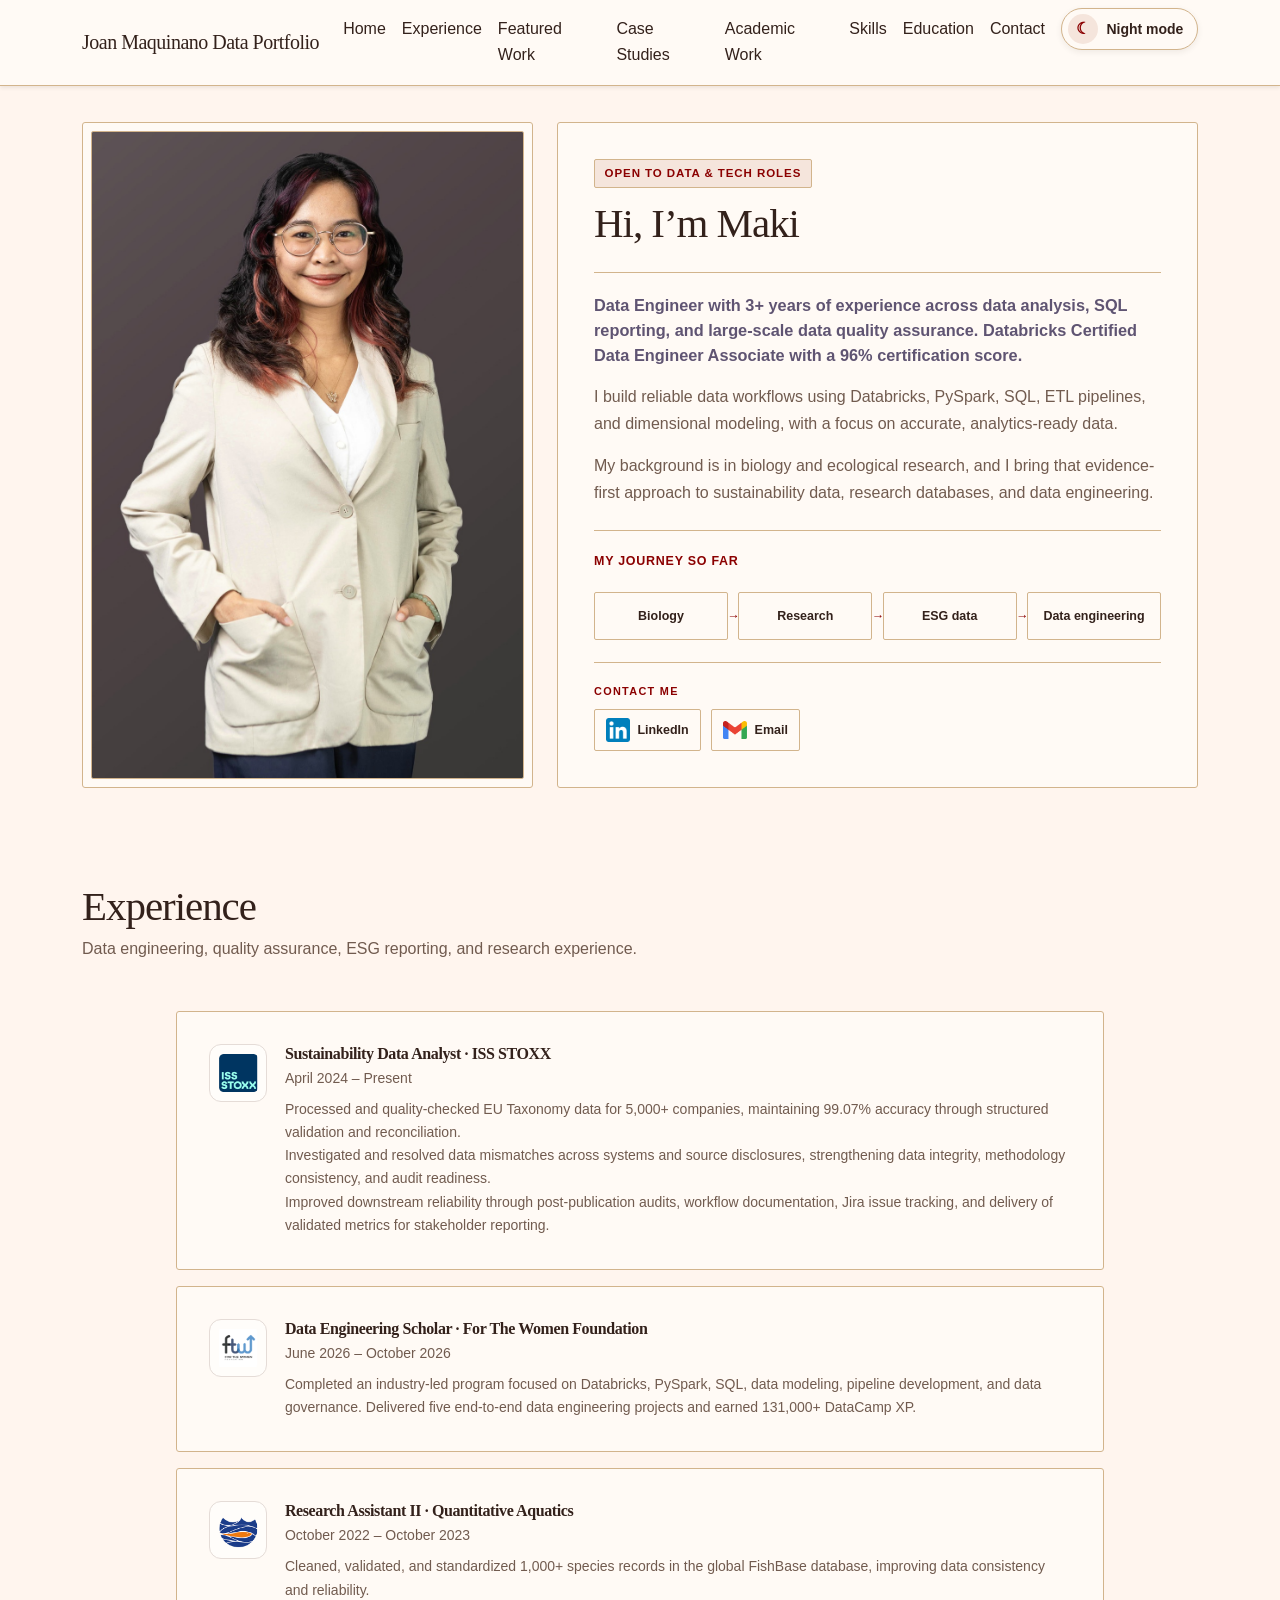
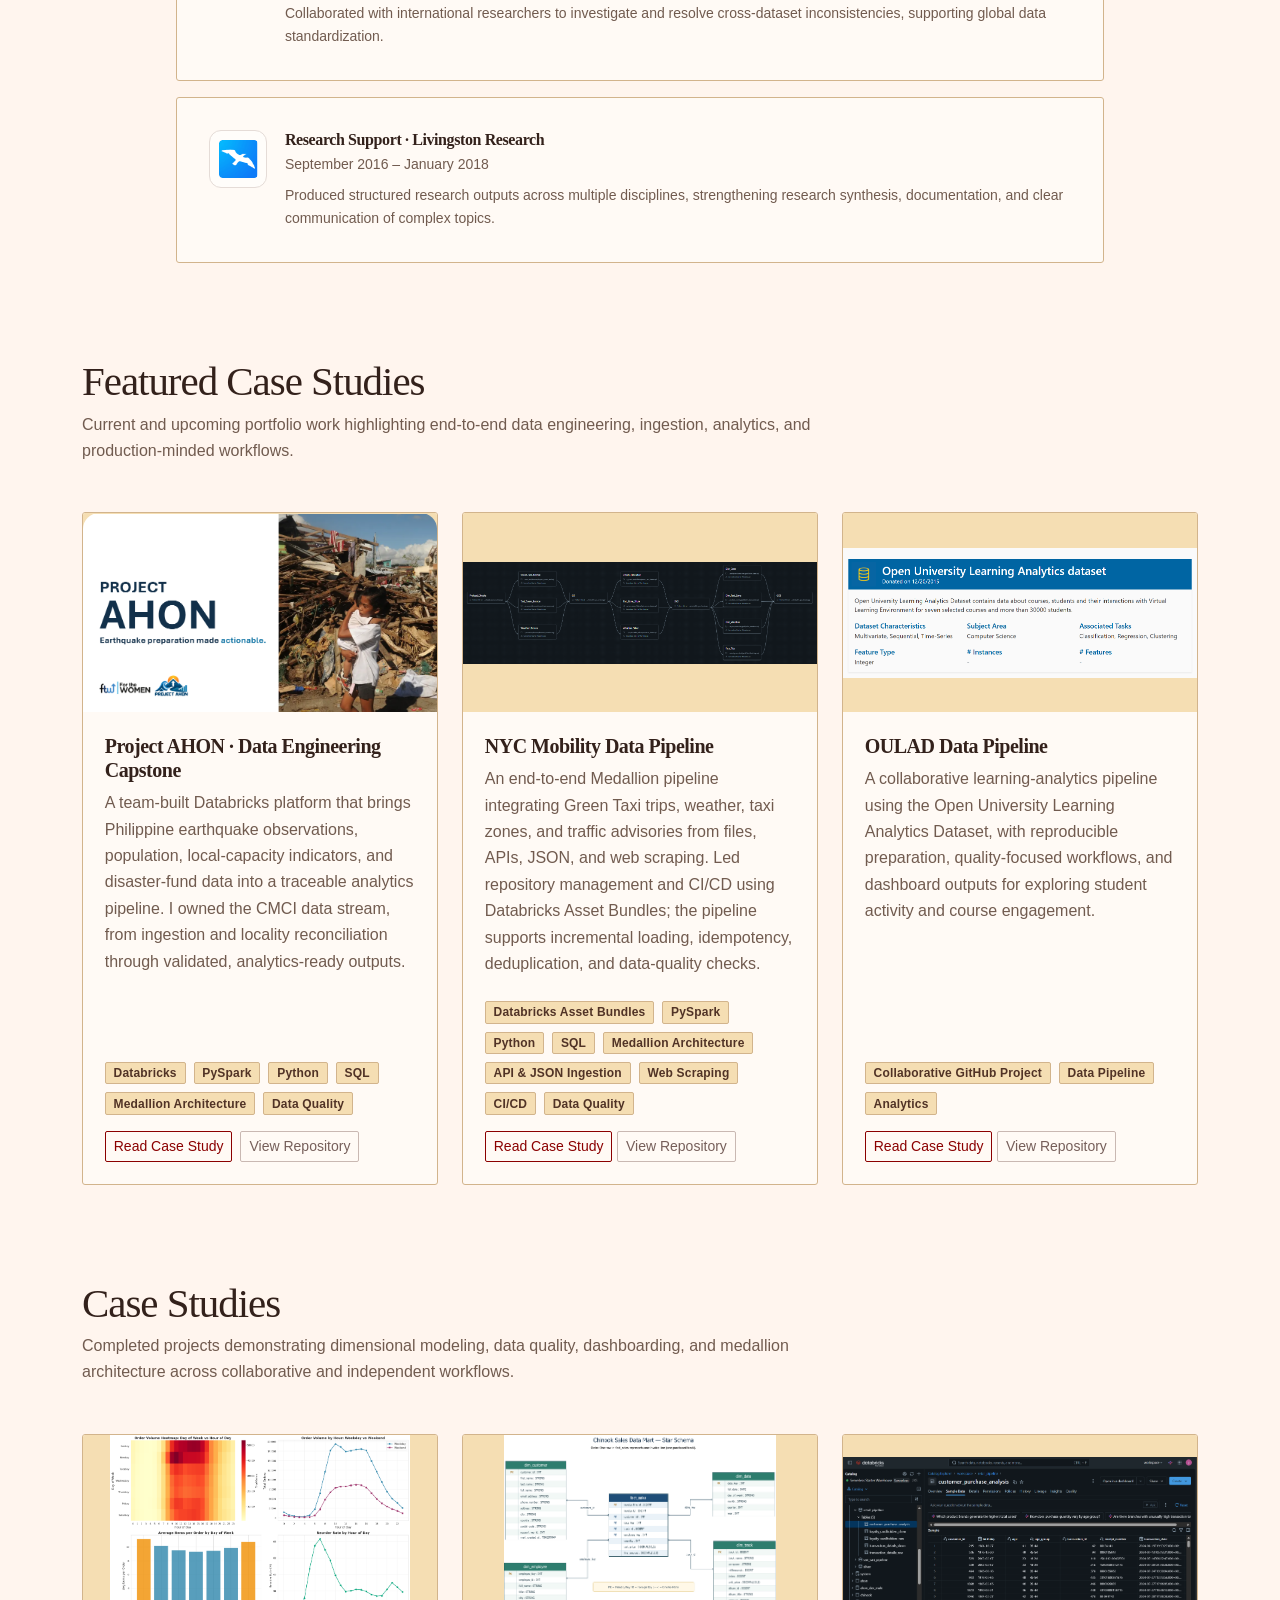
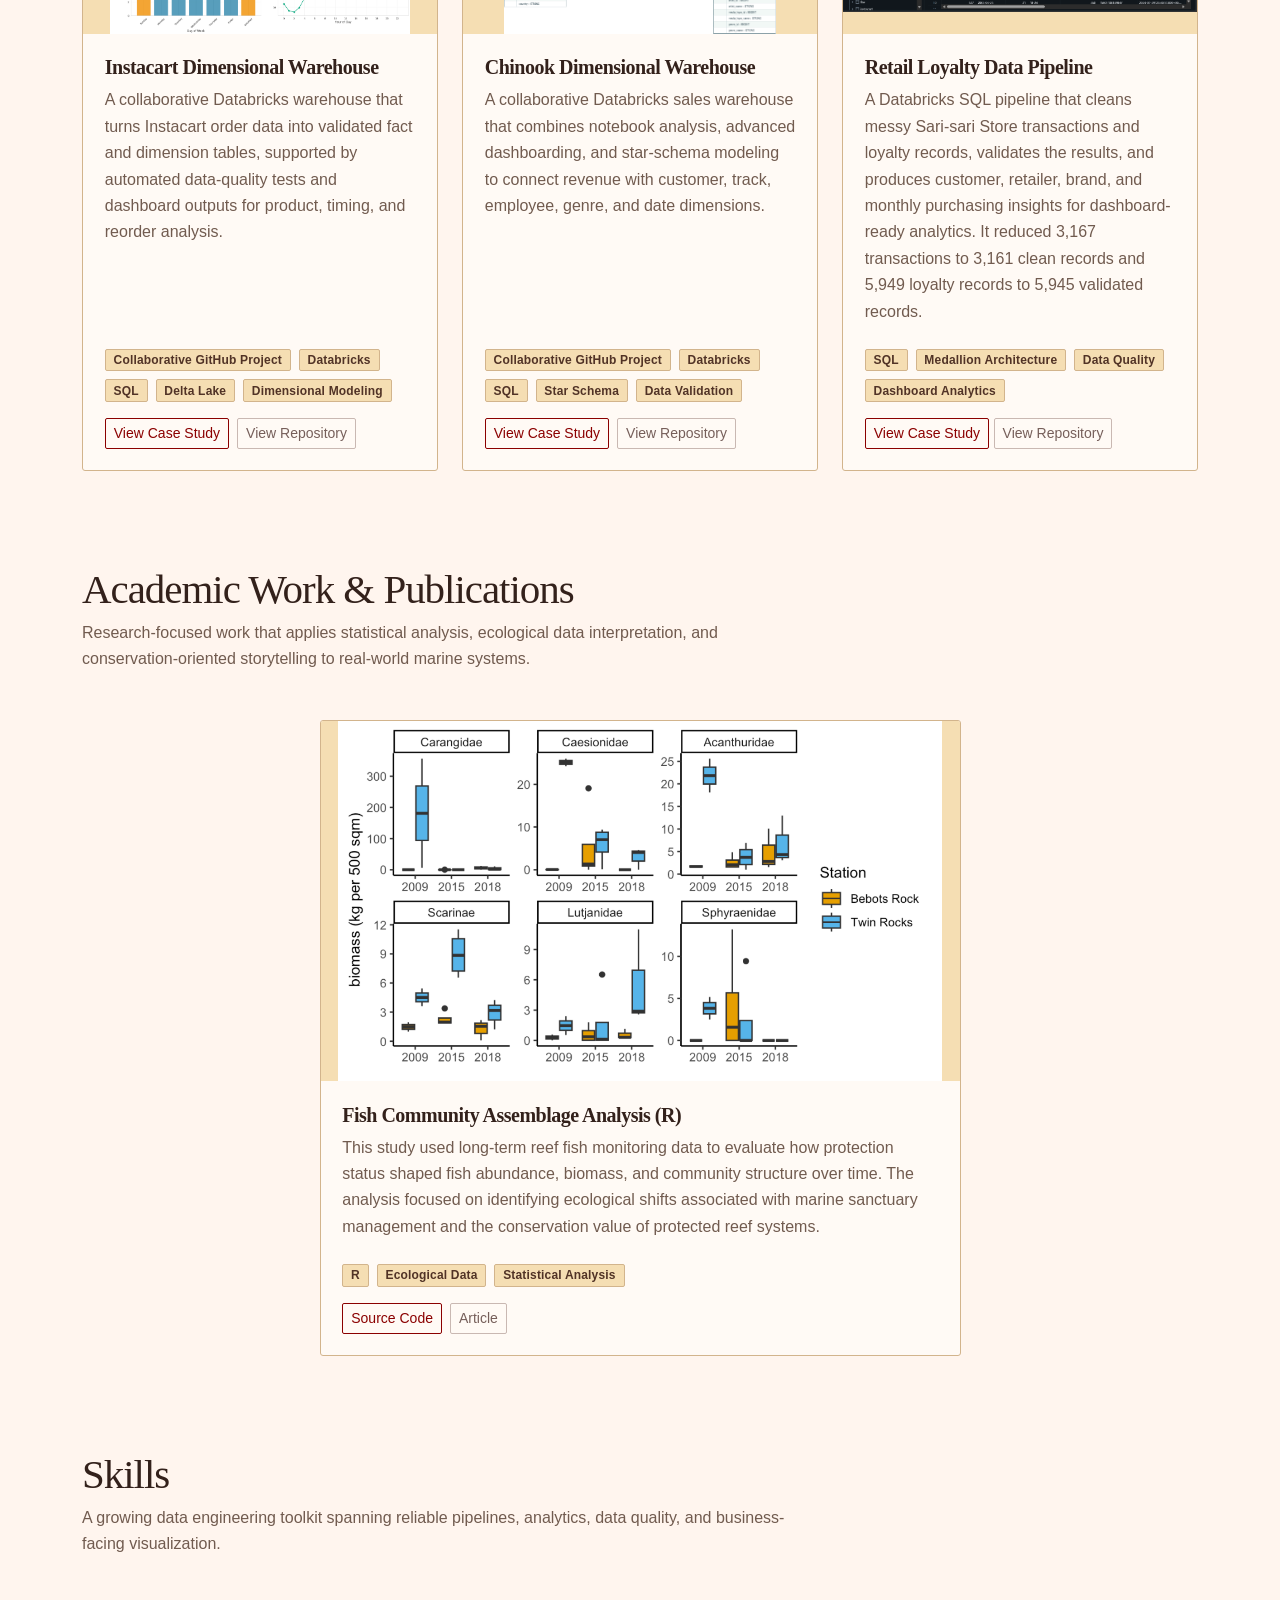
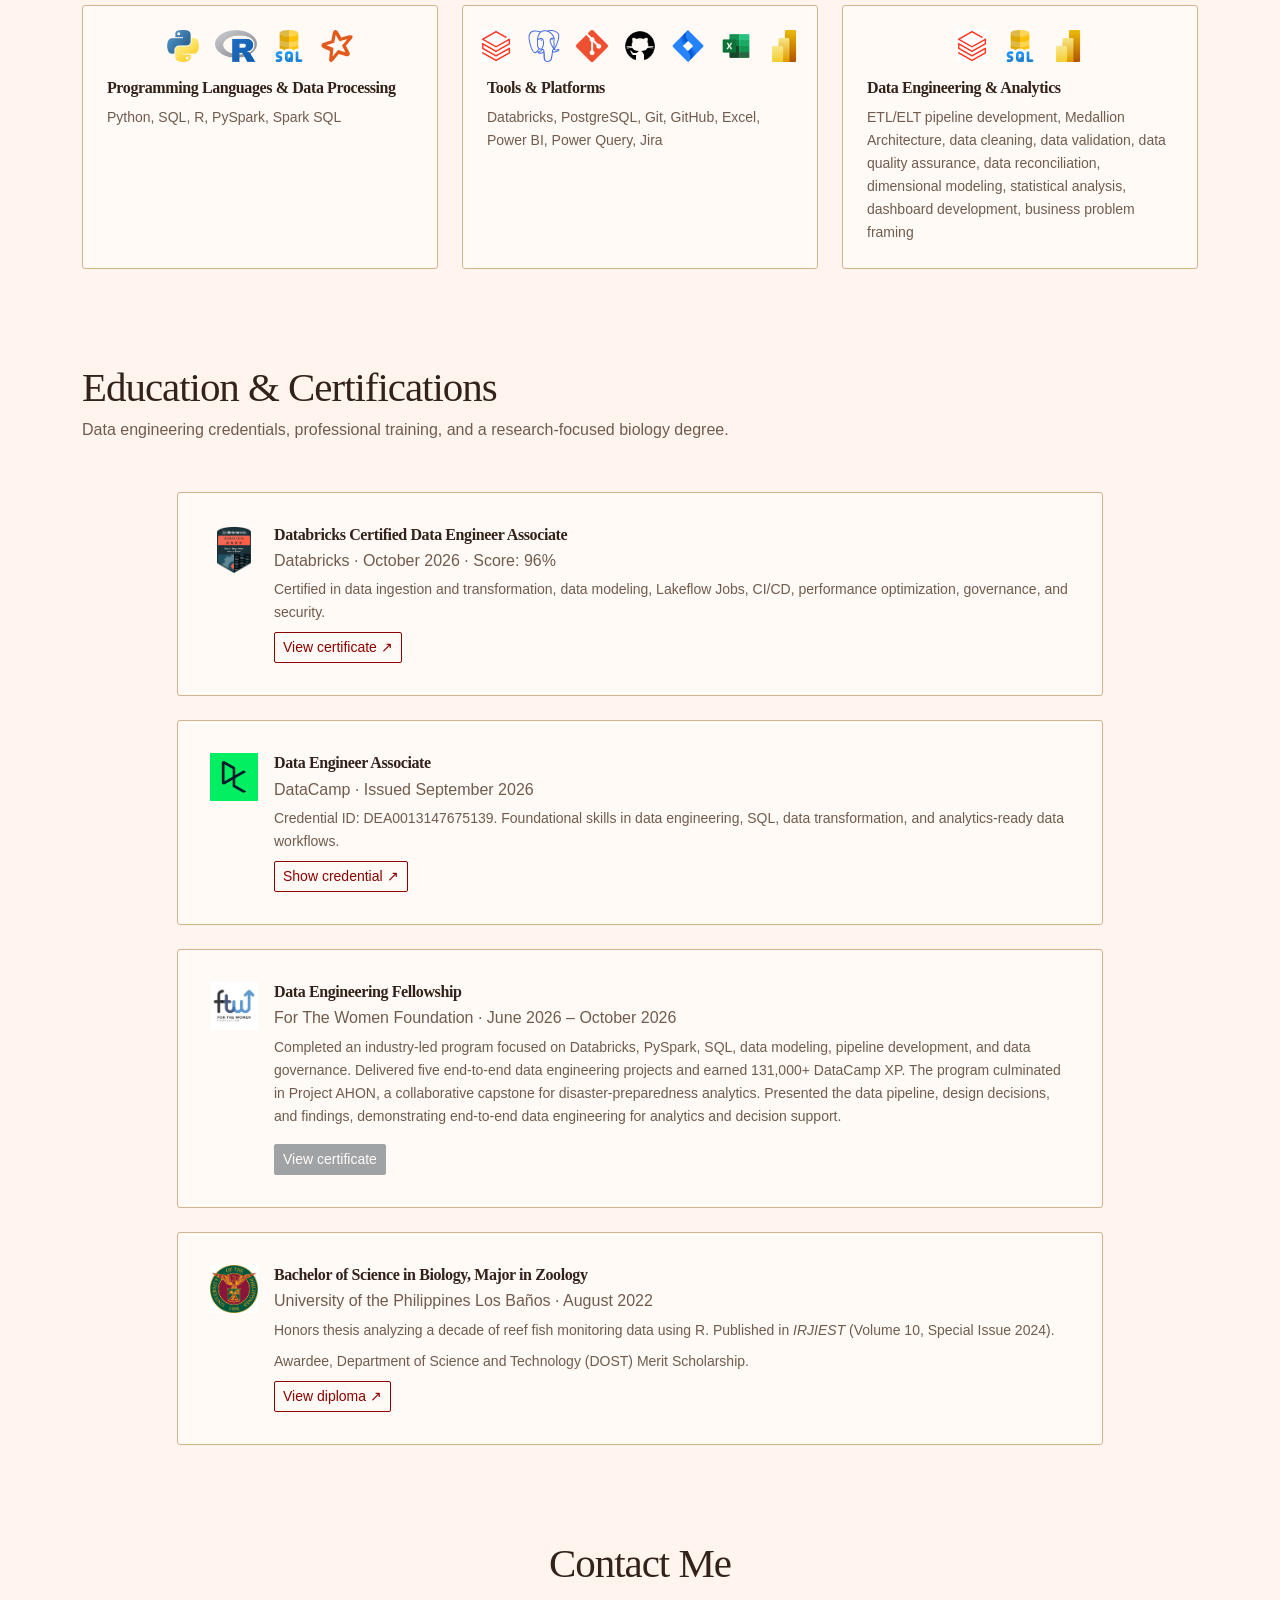
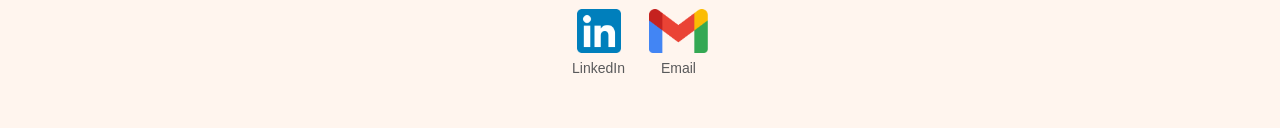
<file: index.html>
<!DOCTYPE html>
<html lang="en">
<head>
  <meta charset="UTF-8" />
  <meta name="viewport" content="width=device-width, initial-scale=1.0" />
  <title>Joan Maquinano | Certified Data Engineer</title>
  <meta name="description" content="Joan Maquinano is a Databricks Certified Data Engineer building reliable data pipelines, analytics-ready datasets, and data quality solutions with Python, PySpark, and SQL." />
  <meta property="og:type" content="website" />
  <meta property="og:title" content="Joan Maquinano | Certified Data Engineer" />
  <meta property="og:description" content="Explore Joan Maquinano’s data engineering projects, case studies, and experience building reliable pipelines and analytics-ready data." />
  <meta property="og:url" content="https://joanmaquinano.github.io/jo-maquinano-portfolio/" />
  <link rel="canonical" href="https://joanmaquinano.github.io/jo-maquinano-portfolio/" />
  <link rel="icon" type="image/svg+xml" href="assets/icons/favicon.svg" />

  <!-- Bootstrap CSS -->
  <link
    href="https://cdn.jsdelivr.net/npm/bootstrap@5.3.3/dist/css/bootstrap.min.css"
    rel="stylesheet"
  />

  <style>
    :root {
      --bg: #f4f1eb;
      --card: #fbfaf7;
      --text: #292824;
      --muted: #716e67;
      --primary: #6e273d;
      --primary-soft: #eee5e6;
      --border: #d8d1c7;
      --coral: #6e273d;
      --sunshine: #9c8052;
      --mint: #647466;
      --lavender: #8a6670;
    }

    .about-contact-link {
      display: inline-flex;
      align-items: center;
      gap: 0.45rem;
      min-height: 42px;
      padding: 0.45rem 0.7rem;
      border: 1px solid #e6dcd6;
      border-radius: 10px;
      background: rgba(255, 253, 250, 0.78);
      color: #765f5a;
      font-size: 0.78rem;
      font-weight: 600;
      transition: border-color 0.2s ease, background 0.2s ease, transform 0.2s ease;
    }

    .about-contact-link:hover {
      background: #fffdfa;
      border-color: #c9b4c9;
      color: #766693;
      transform: translateY(-1px);
    }

    .about-actions {
      display: flex;
      align-items: center;
      gap: 1.25rem;
      width: 100%;
      padding-top: 1.25rem;
      margin-top: 1.35rem;
      border-top: 1px solid #eee4df;
    }

    .about-contact-block {
      display: flex;
      flex-direction: column;
      gap: 0.55rem;
    }

    .about-contact-links {
      display: flex;
      align-items: center;
      gap: 0.65rem;
    }

    .about-contact-label {
      color: #665a76;
      font-size: 0.68rem;
      font-weight: 700;
      letter-spacing: 0.12em;
      text-transform: uppercase;
    }

    .about-actions .contact-icon {
      width: 24px;
      height: 24px;
      object-fit: contain;
    }

    .about-action-divider {
      width: 1px;
      align-self: stretch;
      min-height: 50px;
      background: #eee4df;
    }

    .about-resume-button {
      margin-left: auto;
      min-height: 42px;
      padding: 0.55rem 1rem;
      border-color: #8b78ad;
      background: #8b78ad;
      color: #fffdfa;
      font-weight: 600;
      white-space: nowrap;
    }

    .about-resume-button:hover,
    .about-resume-button:focus {
      border-color: #766693;
      background: #766693;
      color: #fffdfa;
    }

    .about-photo {
      width: min(100%, 520px);
      height: 100%;
      margin: 0 auto;
      padding: 0.5rem;
      border: 1px solid rgba(229, 220, 215, 0.9);
      border-radius: 1.2rem;
      background: rgba(255, 253, 250, 0.72);
      box-shadow: 8px 8px 0 rgba(169, 155, 201, 0.14);
      display: flex;
    }

    html { scroll-behavior: smooth; }

    body {
      padding-top: 74px;
      background-color: var(--bg);
      color: var(--text);
      font-family: Arial, Helvetica, sans-serif;
    }

    .section-title {
      font-weight: 700;
      letter-spacing: -0.01em;
    }

    .muted {
      color: var(--muted);
    }

    .navbar {
      backdrop-filter: blur(8px);
      background: rgba(255, 253, 250, 0.92) !important;
      border-bottom: 1px solid #e8ddd7;
    }

    .navbar-brand {
      font-weight: 700;
      letter-spacing: 0.2px;
    }

    .nav-link {
      font-weight: 500;
      color: #1e293b !important;
    }

    .nav-link:hover {
      color: var(--primary) !important;
    }

    .btn-primary {
      background: #8f80b3;
      border-color: #8f80b3;
    }

    .btn-primary:hover,
    .btn-primary:focus {
      background: #766693;
      border-color: #766693;
    }

    .btn-outline-primary {
      color: #766693;
      border-color: #a99bc9;
    }

    .btn-outline-primary:hover,
    .btn-outline-primary:focus {
      color: #fff;
      background: #8f80b3;
      border-color: #8f80b3;
    }

    .btn-outline-dark {
      color: #765f5a;
      border-color: #c9b8b2;
    }

    .btn-outline-dark:hover,
    .btn-outline-dark:focus {
      color: #fff;
      background: #9f827b;
      border-color: #9f827b;
    }

    .hero-chip {
      display: inline-flex;
      align-items: center;
      padding: 0.35rem 0.75rem;
      border-radius: 999px;
      background: #f8e8e3;
      color: #8f5961;
      font-size: 0.82rem;
      font-weight: 600;
      margin-bottom: 10px;
      box-shadow: 4px 4px 0 rgba(185, 132, 120, 0.13);
    }

    .about-panel {
      background: rgba(255, 253, 250, 0.9);
      border: 1px solid #e8ddd7;
      border-radius: 18px;
      padding: clamp(1.35rem, 3vw, 2.25rem);
      box-shadow: 8px 8px 0 rgba(169, 155, 201, 0.18);
    }

    .about-header {
      padding-bottom: 1.15rem;
      margin-bottom: 1.25rem;
      border-bottom: 1px solid #eee4df;
    }

    .about-header .hero-chip {
      margin-bottom: 0.85rem;
    }

    .about-header h2 {
      margin-bottom: 0.45rem !important;
    }

    .about-copy {
      display: grid;
      gap: 0.9rem;
    }

    .about-copy p {
      margin-bottom: 0;
      line-height: 1.7;
    }

    .about-lead {
      color: #5f5472;
      font-size: 1.02rem;
      line-height: 1.55 !important;
    }

    .journey-wrap {
      margin-top: 1.5rem;
      padding-top: 1.25rem;
      border-top: 1px solid #eee4df;
    }

    .journey-label {
      margin-bottom: 0.75rem;
      color: #766693;
      font-size: 0.78rem;
      font-weight: 700;
      letter-spacing: 0.06em;
      text-transform: uppercase;
    }

    .journey-pipeline {
      display: grid;
      grid-template-columns: repeat(4, 1fr);
      gap: 0.65rem;
      margin-top: 1.25rem;
    }

    .journey-step {
      position: relative;
      padding: 0.8rem 0.65rem;
      border: 1px solid #e7d9b1;
      border-radius: 12px;
      background: rgba(255, 253, 250, 0.82);
      color: #475569;
      font-size: 0.78rem;
      font-weight: 700;
      text-align: center;
    }

    .journey-step:not(:last-child)::after {
      content: "→";
      position: absolute;
      top: 50%;
      right: -0.8rem;
      z-index: 1;
      color: #b7794d;
      transform: translateY(-50%);
    }

    @media (max-width: 575.98px) {
      .journey-pipeline {
        grid-template-columns: repeat(2, 1fr);
      }

      .journey-step:nth-child(2)::after {
        content: "";
      }

      .about-actions {
        align-items: stretch;
        flex-direction: column;
        gap: 1rem;
      }

      .about-contact-links {
        flex-wrap: wrap;
      }

      .about-action-divider {
        width: 100%;
        min-height: 1px;
      }

      .about-resume-button {
        width: 100%;
        margin-left: 0;
      }

    }

    .profile-img {
      width: 100%;
      height: 100%;
      object-fit: cover;
      object-position: center top;
      border: 1px solid var(--border);
      border-radius: 1rem;
      box-shadow: 0 14px 32px rgba(15, 23, 42, 0.08);
      transition: transform 0.35s ease, box-shadow 0.35s ease;
    }

    .profile-img:hover {
      transform: translateY(-4px);
      box-shadow: 0 20px 40px rgba(15, 23, 42, 0.12);
    }

    @media (max-width: 767.98px) {
      .about-photo {
        height: auto;
      }

      .profile-img {
        height: auto;
        aspect-ratio: 4 / 5;
      }
    }

    .card {
      border: 1px solid #e5dcd7;
      border-radius: 16px;
      background: var(--card);
      transition: transform 0.28s ease, box-shadow 0.28s ease, border-color 0.28s ease;
      overflow: hidden;
      box-shadow: 4px 4px 0 rgba(131, 184, 168, 0.16);
    }

    .card:hover {
      transform: translateY(-5px);
      box-shadow: 0 18px 40px rgba(2, 6, 23, 0.1);
      border-color: var(--coral);
    }

    .card-img-top {
      border-top-left-radius: 16px;
      border-top-right-radius: 16px;
    }

    .card .ratio {
      background: #f5f3f1;
      overflow: hidden;
    }

    .card .ratio > .card-img-top {
      width: 100%;
      height: 100%;
      object-fit: contain;
      object-position: center;
      padding: 0.35rem;
    }

    .card-body { padding: 1.3rem; }

    .project-upcoming,
    .project-in-progress {
      opacity: 0.72;
    }

    .project-upcoming img,
    .project-in-progress img {
      filter: grayscale(100%);
    }

    .project-in-progress .btn {
      pointer-events: none;
    }

    .badge-tech {
      background: #eee9f3;
      color: #685a7d;
      border: 1px solid #d8cde2;
      font-weight: 600;
    }

    .section-block {
      background: rgba(255, 253, 250, 0.88);
      border: 1px solid #e7d9b1;
      border-radius: 18px;
      padding: 2rem;
      box-shadow: 5px 5px 0 rgba(196, 157, 83, 0.12);
    }

    .skill-logo {
      height: 32px;
      width: auto;
      object-fit: contain;
    }

    .skill-card {
      border: 1px solid #c5ddd4;
      border-radius: 14px;
      background: rgba(255, 253, 250, 0.9);
      transition: transform 0.24s ease, box-shadow 0.24s ease;
    }

    .skill-card:hover {
      transform: translateY(-4px);
      box-shadow: 6px 6px 0 rgba(185, 132, 120, 0.16);
    }

    .contact-icon {
      height: 44px;
      width: auto;
      transition: transform 0.25s ease;
    }

    .contact-link:hover .contact-icon {
      transform: scale(1.08);
    }

    .experience-item {
      display: flex;
      align-items: flex-start;
      gap: 1.1rem;
    }

    .experience-logo {
      flex: 0 0 58px;
      width: 58px;
      height: 58px;
      padding: 0.55rem;
      object-fit: contain;
      border: 1px solid #e5dcd7;
      border-radius: 12px;
      background: #fffdfa;
    }

    .experience-content {
      flex: 1;
      min-width: 0;
    }

    #resume-print {
      display: none;
    }

    @media print {
      @page {
        size: Letter;
        margin: 0.5in;
      }

      body.printing-resume > *:not(#resume-print) {
        display: none !important;
      }

      body.printing-resume #resume-print {
        display: block;
      }

      body.printing-resume {
        background: #fff !important;
        color: #111 !important;
        font-family: Arial, Helvetica, sans-serif !important;
      }

      .resume-page {
        width: 100%;
        margin: 0 auto;
        padding: 0;
        color: #111;
        font: 10pt/1.12 Arial, Helvetica, sans-serif !important;
      }

      .resume-page * {
        color: #111;
        font-family: Arial, Helvetica, sans-serif !important;
      }

      .resume-header {
        text-align: left;
        margin-bottom: 0.12in;
      }

      .resume-header h1 {
        margin: 0;
        font-family: Arial, Helvetica, sans-serif !important;
        color: #2a7b89 !important;
        font-size: 15pt;
        font-weight: 700;
      }

      .resume-header p,
      .resume-contact {
        margin: 0.04in 0 0;
        font-size: 10pt;
      }

      .resume-section {
        margin: 0 0 0.11in;
      }

      .resume-section h2 {
        margin: 0 0 0.045in;
        font-size: 10.5pt;
        font-weight: 700 !important;
      }

      .resume-section p,
      .resume-section li {
        margin: 0 0 0.025in;
        font-size: 10pt;
        line-height: 1.12;
      }

      .resume-contact a,
      .resume-project-link {
        color: inherit;
        text-decoration: none;
      }

      .resume-skills p {
        margin: 0 0 0.025in;
      }

      .resume-project,
      .resume-experience {
        margin-bottom: 0.065in;
        break-inside: avoid;
      }

      .resume-project h3,
      .resume-experience h3 {
        margin: 0;
        font-size: 10pt;
        font-weight: 700 !important;
        text-transform: uppercase;
      }

      .resume-project-tech {
        margin: 0.015in 0 0 !important;
        font-size: 9pt !important;
      }

      .resume-meta {
        display: inline;
        margin: 0 !important;
        font-size: 10pt !important;
        font-style: normal;
        font-weight: 400;
        text-transform: uppercase;
      }

      .resume-project ul,
      .resume-experience ul {
        margin: 0.015in 0 0;
        padding-left: 0.16in;
      }

      .resume-skills {
        columns: 1;
      }

      .resume-skills p {
        break-inside: avoid;
      }
    }

    /* Scroll reveal */
    .reveal {
      opacity: 0;
      transform: translateY(18px);
      transition: opacity 0.7s ease, transform 0.7s ease;
    }

    .reveal.show {
      opacity: 1;
      transform: translateY(0);
    }
  </style>
  <link rel="stylesheet" href="assets/css/editorial.css?v=3" />
  <script>
    try {
      const savedTheme = localStorage.getItem("portfolio-theme");
      document.documentElement.dataset.theme = savedTheme === "dark" || savedTheme === "light"
        ? savedTheme
        : window.matchMedia("(prefers-color-scheme: dark)").matches ? "dark" : "light";
    } catch {
      document.documentElement.dataset.theme = "light";
    }
  </script>
  <style>
    body.portfolio-home {
      --bg: #fff5ee;
      --card: #fffaf5;
      --text: #33211b;
      --muted: #715b4f;
      --primary: #8b0000;
      --primary-soft: #f5e5dc;
      --border: #d2b48c;
      --editorial-rule: #d2b48c;
      --coral: #a0522d;
      --sunshine: #d2b48c;
      --mint: #806044;
      --lavender: #a0522d;
      background-color: var(--bg) !important;
    }

    body.portfolio-home a:hover {
      color: #6f0000;
    }

    body.portfolio-home .btn-primary:hover,
    body.portfolio-home .about-resume-button:hover {
      background: #6f0000 !important;
      border-color: #6f0000 !important;
    }

    body.portfolio-home .badge,
    body.portfolio-home .badge-tech,
    body.portfolio-home .hero .badge {
      background: #f5deb3 !important;
      border-color: #d2b48c !important;
      color: #513326 !important;
    }

    body.portfolio-home .card:hover,
    body.portfolio-home .section-card:hover,
    body.portfolio-home .skill-card:hover {
      border-color: #a0522d !important;
    }

    .certification-badge {
      width: 48px;
      height: 48px;
      flex: 0 0 auto;
      object-fit: contain;
      object-position: center;
    }
  </style>
</head>

<body class="portfolio-home">
  <div id="top"></div>
  <a class="skip-link" href="#main-content">Skip to content</a>

  <!-- NAVBAR -->
  <nav class="navbar navbar-expand-lg fixed-top shadow-sm" aria-label="Primary navigation">
    <div class="container">
      <a class="navbar-brand" href="#top">Joan Maquinano Data Portfolio</a>
      <button
        class="navbar-toggler"
        type="button"
        data-bs-toggle="collapse"
        data-bs-target="#navbarNav"
        aria-controls="navbarNav"
        aria-expanded="false"
        aria-label="Toggle navigation"
      >
        <span class="navbar-toggler-icon"></span>
      </button>

      <div class="collapse navbar-collapse" id="navbarNav">
        <ul class="navbar-nav ms-auto">
          <li class="nav-item"><a class="nav-link" href="#about">Home</a></li>
          <li class="nav-item"><a class="nav-link" href="#experience">Experience</a></li>
          <li class="nav-item"><a class="nav-link" href="#featured-case-studies">Featured Work</a></li>
          <li class="nav-item"><a class="nav-link" href="#case-studies">Case Studies</a></li>
          <!-- <li class="nav-item"><a class="nav-link" href="#projects">Projects</a></li> -->
          <li class="nav-item"><a class="nav-link" href="#academic-work">Academic Work</a></li>
          <li class="nav-item"><a class="nav-link" href="#skills">Skills</a></li>
          <li class="nav-item"><a class="nav-link" href="#education">Education</a></li>
          <li class="nav-item"><a class="nav-link" href="#contact">Contact</a></li>
          <li class="nav-item ms-lg-2">
            <button type="button" class="theme-toggle mt-2 mt-lg-0" aria-label="Switch to night mode" aria-pressed="false">
              <span class="theme-toggle-icon" aria-hidden="true">☾</span><span>Night mode</span>
            </button>
          </li>
        </ul>
      </div>
    </div>
  </nav>

  <main id="main-content">
  <!-- ABOUT -->
<section id="about" class="py-5">
  <div class="container">
    <div class="row align-items-stretch g-4 reveal">
      <div class="col-md-5 text-center d-flex justify-content-center align-items-stretch">
        <div class="about-photo">
          <img src="assets/images/about/joan-professional-portrait.jpg" alt="Joan Maquinano in a cream blazer" class="img-fluid profile-img" />
        </div>
      </div>

      <div class="col-md-7">
        <div class="about-panel">
          <div class="about-header">
            <div class="hero-chip">Open to Data & Tech Roles</div>
            <h1 class="section-title">Hi, I’m Maki</h1>
          </div>

          <div class="about-copy">
            <p class="about-lead">
              <strong>Data Engineer with 3+ years of experience across data analysis, SQL reporting,
              and large-scale data quality assurance. Databricks Certified Data Engineer Associate
              with a 96% certification score.</strong>
            </p>
            <p class="muted">
              I build reliable data workflows using Databricks, PySpark, SQL, ETL pipelines, and
              dimensional modeling, with a focus on accurate, analytics-ready data.
            </p>
            <p class="muted">
              My background is in biology and ecological research, and I bring that evidence-first
              approach to sustainability data, research databases, and data engineering.
            </p>
          </div>

          <div class="journey-wrap">
            <div class="journey-label">My journey so far</div>
            <div class="journey-pipeline" aria-label="Career journey from biology to data engineering">
              <div class="journey-step">Biology</div>
              <div class="journey-step">Research</div>
              <div class="journey-step">ESG data</div>
              <div class="journey-step">Data engineering</div>
            </div>
          </div>

          <div class="about-actions">
            <div class="about-contact-block">
              <div class="about-contact-label">Contact me</div>
              <div class="about-contact-links">
                <a href="https://www.linkedin.com/in/jrmaquinano/" target="_blank" rel="noopener noreferrer" class="about-contact-link text-decoration-none">
                <img src="assets/icons/linkedin.png" alt="LinkedIn" class="contact-icon" />
                <span>LinkedIn</span>
                </a>
                <a href="https://mail.google.com/mail/?view=cm&fs=1&to=jrmaquinano@alum.up.edu.ph" target="_blank" rel="noopener noreferrer" class="about-contact-link text-decoration-none">
                <img src="assets/icons/gmail.png" alt="Email" class="contact-icon" />
                <span>Email</span>
                </a>
              </div>
            </div>
            <!-- <div class="about-action-divider" aria-hidden="true"></div> -->
            <!-- <button type="button" class="btn btn-sm about-resume-button" id="download-resume">Download Resume</button> -->
          </div>
        </div>
      </div>
    </div>
  </div>
</section>

  <!-- EXPERIENCE -->
  <section id="experience" class="py-5">
    <div class="container reveal">
      <div class="text-center mb-5">
        <h2 class="section-title">Experience</h2>
        <p class="muted">
          Data engineering, quality assurance, ESG reporting, and research experience.
        </p>
      </div>

      <div class="row g-3 justify-content-center">
        <div class="col-md-10">
          <div class="section-block">
            <div class="experience-item">
              <img src="assets/images/experience/iss.png" alt="ISS STOXX logo" class="experience-logo" />
              <div class="experience-content">
                <h6 class="fw-semibold mb-1">Sustainability Data Analyst · ISS STOXX</h6>
                <p class="muted small mb-2">April 2024 – Present</p>
                <p class="muted small mb-0">
                  Processed and quality-checked EU Taxonomy data for 5,000+ companies, maintaining
                  99.07% accuracy through structured validation and reconciliation.
                </p>
                <p class="muted small mb-0">
                  Investigated and resolved data mismatches across systems and source disclosures,
                  strengthening data integrity, methodology consistency, and audit readiness.
                </p>
                <p class="muted small mb-0">
                  Improved downstream reliability through post-publication audits, workflow
                  documentation, Jira issue tracking, and delivery of validated metrics for
                  stakeholder reporting.
                </p>
              </div>
            </div>
          </div>
        </div>

        <div class="col-md-10">
          <div class="section-block">
            <div class="experience-item">
              <img src="assets/images/education/ftw.png" alt="For The Women Foundation logo" class="experience-logo" />
              <div class="experience-content">
                <h6 class="fw-semibold mb-1">Data Engineering Scholar · For The Women Foundation</h6>
                <p class="muted small mb-2">June 2026 – October 2026</p>
                <p class="muted small mb-0">
                  Completed an industry-led program focused on Databricks, PySpark, SQL, data modeling,
                  pipeline development, and data governance. Delivered five end-to-end data engineering
                  projects and earned 131,000+ DataCamp XP.
                </p>
              </div>
            </div>
          </div>
        </div>

        <div class="col-md-10">
          <div class="section-block">
            <div class="experience-item">
              <img src="assets/images/experience/quantitative-aquatics.png" alt="Quantitative Aquatics logo" class="experience-logo" />
              <div class="experience-content">
                <h6 class="fw-semibold mb-1">Research Assistant II · Quantitative Aquatics</h6>
                <p class="muted small mb-2">October 2022 – October 2023</p>
                <p class="muted small mb-0">
                  Cleaned, validated, and standardized 1,000+ species records in the global FishBase
                  database, improving data consistency and reliability.
                </p>
                <p class="muted small mb-0">
                  Collaborated with international researchers to investigate and resolve cross-dataset
                  inconsistencies, supporting global data standardization.
                </p>
              </div>
            </div>
          </div>
        </div>

        <div class="col-md-10">
          <div class="section-block">
            <div class="experience-item">
              <img src="assets/images/experience/livingston-research.png" alt="Livingston Research logo" class="experience-logo" />
              <div class="experience-content">
                <h6 class="fw-semibold mb-1">Research Support · Livingston Research</h6>
                <p class="muted small mb-2">September 2016 – January 2018</p>
                <p class="muted small mb-0">
                  Produced structured research outputs across multiple disciplines, strengthening
                  research synthesis, documentation, and clear communication of complex topics.
                </p>
              </div>
            </div>
          </div>
        </div>
      </div>
    </div>
  </section>

  <!-- FEATURED CASE STUDIES -->
  <section id="featured-case-studies" class="py-5">
    <div class="container reveal">
      <div class="text-center mb-5">
        <h2 class="section-title">Featured Case Studies</h2>
        <p class="muted">
          Current and upcoming portfolio work highlighting end-to-end data engineering,
          ingestion, analytics, and production-minded workflows.
        </p>
      </div>

      <div class="row g-4 justify-content-center">
        <div class="col-lg-4 col-md-6">
          <div class="card h-100 shadow-sm">
            <div class="ratio ratio-16x9">
              <img src="assets/images/case-studies/project-ahon-earthquake-preparedness.png" class="card-img-top" alt="Project AHON team cover about earthquake preparedness in the Philippines" />
            </div>
            <div class="card-body d-flex flex-column">
              <h5 class="fw-semibold">Project AHON · Data Engineering Capstone</h5>
              <p class="muted flex-grow-1">
                A team-built Databricks platform that brings Philippine earthquake observations,
                population, local-capacity indicators, and disaster-fund data into a traceable
                analytics pipeline. I owned the CMCI data stream, from ingestion and locality
                reconciliation through validated, analytics-ready outputs.
              </p>
              <div class="mt-2 d-flex gap-2 flex-wrap">
                <span class="badge badge-tech">Databricks</span>
                <span class="badge badge-tech">PySpark</span>
                <span class="badge badge-tech">Python</span>
                <span class="badge badge-tech">SQL</span>
                <span class="badge badge-tech">Medallion Architecture</span>
                <span class="badge badge-tech">Data Quality</span>
              </div>
              <div class="mt-3 d-flex flex-wrap gap-2">
                <a href="ahon-capstone-case.html" class="btn btn-outline-primary btn-sm">Read Case Study</a>
                <a href="https://github.com/Project-AHON/AHON-Pipeline" target="_blank" rel="noopener noreferrer" class="btn btn-outline-dark btn-sm">View Repository</a>
              </div>
            </div>
          </div>
        </div>

        <div class="col-lg-4 col-md-6">
          <div class="card h-100 shadow-sm">
            <div class="ratio ratio-16x9">
              <img src="assets/images/case-studies/nyc-mobility-medallion-pipeline.png" class="card-img-top" alt="NYC Mobility medallion pipeline architecture" />
            </div>
            <div class="card-body d-flex flex-column">
              <h5 class="fw-semibold">NYC Mobility Data Pipeline</h5>
              <p class="muted flex-grow-1">
                An end-to-end Medallion pipeline integrating Green Taxi trips, weather, taxi zones,
                and traffic advisories from files, APIs, JSON, and web scraping. Led repository
                management and CI/CD using Databricks Asset Bundles; the pipeline supports
                incremental loading, idempotency, deduplication, and data-quality checks.
              </p>
              <div class="mt-2 d-flex gap-2 flex-wrap">
                <span class="badge badge-tech">Databricks Asset Bundles</span>
                <span class="badge badge-tech">PySpark</span>
                <span class="badge badge-tech">Python</span>
                <span class="badge badge-tech">SQL</span>
                <span class="badge badge-tech">Medallion Architecture</span>
                <span class="badge badge-tech">API & JSON Ingestion</span>
                <span class="badge badge-tech">Web Scraping</span>
                <span class="badge badge-tech">CI/CD</span>
                <span class="badge badge-tech">Data Quality</span>
              </div>
              <div class="mt-3">
                <a href="nyc-mobility-case.html" class="btn btn-outline-primary btn-sm">Read Case Study</a>
                <a href="https://github.com/JoanMaquinano/NYC-Mobility" target="_blank" rel="noopener noreferrer" class="btn btn-outline-dark btn-sm">View Repository</a>
              </div>
            </div>
          </div>
        </div>

        <div class="col-lg-4 col-md-6">
          <div class="card h-100 shadow-sm">
            <div class="ratio ratio-16x9">
              <img src="assets/images/case-studies/oulad.png" class="card-img-top" alt="Open University Learning Analytics dataset" />
            </div>
            <div class="card-body d-flex flex-column">
              <h5 class="fw-semibold">OULAD Data Pipeline</h5>
              <p class="muted flex-grow-1">
                A collaborative learning-analytics pipeline using the Open University Learning
                Analytics Dataset, with reproducible preparation, quality-focused workflows, and
                dashboard outputs for exploring student activity and course engagement.
              </p>
              <div class="mt-2 d-flex gap-2 flex-wrap">
                <span class="badge badge-tech">Collaborative GitHub Project</span>
                <span class="badge badge-tech">Data Pipeline</span>
                <span class="badge badge-tech">Analytics</span>
              </div>
              <div class="mt-3">
                <a href="oulad-case.html" class="btn btn-outline-primary btn-sm">Read Case Study</a>
                <a href="https://github.com/catweyine/OULAD-Pipeline" target="_blank" rel="noopener noreferrer" class="btn btn-outline-dark btn-sm">View Repository</a>
              </div>
            </div>
          </div>
        </div>
      </div>
    </div>
  </section>

  <!-- CASE STUDIES -->
  <section id="case-studies" class="py-5">
    <div class="container reveal">
      <div class="text-center mb-5">
        <h2 class="section-title">Case Studies</h2>
        <p class="muted">
          Completed projects demonstrating dimensional modeling, data quality, dashboarding,
          and medallion architecture across collaborative and independent workflows.
        </p>
      </div>

      <div class="row g-4 justify-content-center">
        <div class="col-lg-4 col-md-6">
          <div class="card h-100 shadow-sm">
            <div class="ratio ratio-16x9">
              <img src="assets/images/case-studies/instacart-order-analysis.png" class="card-img-top" alt="Instacart order volume and reorder analysis" />
            </div>
            <div class="card-body d-flex flex-column">
              <h5 class="fw-semibold">Instacart Dimensional Warehouse</h5>
              <p class="muted flex-grow-1">
                A collaborative Databricks warehouse that turns Instacart order data into validated
                fact and dimension tables, supported by automated data-quality tests and dashboard
                outputs for product, timing, and reorder analysis.
              </p>
              <div class="mt-2 d-flex gap-2 flex-wrap">
                <span class="badge badge-tech">Collaborative GitHub Project</span>
                <span class="badge badge-tech">Databricks</span>
                <span class="badge badge-tech">SQL</span>
                <span class="badge badge-tech">Delta Lake</span>
                <span class="badge badge-tech">Dimensional Modeling</span>
              </div>
              <div class="mt-3 d-flex flex-wrap gap-2">
                <a href="instacart-case.html" class="btn btn-outline-primary btn-sm">View Case Study</a>
                <a href="https://github.com/jess-christine/instacart-pipeline" target="_blank" rel="noopener noreferrer" class="btn btn-outline-dark btn-sm">View Repository</a>
              </div>
            </div>
          </div>
        </div>

        <div class="col-lg-4 col-md-6">
          <div class="card h-100 shadow-sm">
            <div class="ratio ratio-16x9">
              <img src="assets/images/case-studies/chinook-star-schema.png" class="card-img-top" alt="Chinook sales data mart star schema" />
            </div>
            <div class="card-body d-flex flex-column">
              <h5 class="fw-semibold">Chinook Dimensional Warehouse</h5>
              <p class="muted flex-grow-1">
                A collaborative Databricks sales warehouse that combines notebook analysis,
                advanced dashboarding, and star-schema modeling to connect revenue with customer,
                track, employee, genre, and date dimensions.
              </p>
              <div class="mt-2 d-flex gap-2 flex-wrap">
                <span class="badge badge-tech">Collaborative GitHub Project</span>
                <span class="badge badge-tech">Databricks</span>
                <span class="badge badge-tech">SQL</span>
                <span class="badge badge-tech">Star Schema</span>
                <span class="badge badge-tech">Data Validation</span>
              </div>
              <div class="mt-3 d-flex flex-wrap gap-2">
                <a href="chinook-case.html" class="btn btn-outline-primary btn-sm">View Case Study</a>
                <a href="https://github.com/JoanMaquinano/chinook-dimensional-model" target="_blank" rel="noopener noreferrer" class="btn btn-outline-dark btn-sm">View Repository</a>
              </div>
            </div>
          </div>
        </div>

        <div class="col-lg-4 col-md-6">
          <div class="card h-100 shadow-sm">
            <div class="ratio ratio-16x9">
              <img src="assets/images/case-studies/retail-loyalty.png" class="card-img-top" alt="Retail loyalty data pipeline notes and medallion architecture" />
            </div>
            <div class="card-body d-flex flex-column">
              <h5 class="fw-semibold">Retail Loyalty Data Pipeline</h5>
              <p class="muted flex-grow-1">
                A Databricks SQL pipeline that cleans messy Sari-sari Store transactions and loyalty
                records, validates the results, and produces customer, retailer, brand, and monthly
                purchasing insights for dashboard-ready analytics. It reduced 3,167 transactions to
                3,161 clean records and 5,949 loyalty records to 5,945 validated records.
              </p>
              <div class="mt-2 d-flex gap-2 flex-wrap">
                <span class="badge badge-tech">SQL</span>
                <span class="badge badge-tech">Medallion Architecture</span>
                <span class="badge badge-tech">Data Quality</span>
                <span class="badge badge-tech">Dashboard Analytics</span>
              </div>
              <div class="mt-3">
                <a href="retail-loyalty-case.html" class="btn btn-outline-primary btn-sm">View Case Study</a>
                <a href="https://github.com/JoanMaquinano/retail-loyalty-data-pipeline" target="_blank" rel="noopener noreferrer" class="btn btn-outline-dark btn-sm">View Repository</a>
              </div>
            </div>
          </div>
        </div>
      </div>
    </div>
  </section>

  <!-- CASE STUDIES (temporarily hidden; source preserved)
  &lt;!-- CASE STUDIES --&gt;
  <section id="case-studies" class="py-5">
    <div class="container reveal">
      <div class="text-center mb-5">
        <h2 class="section-title">Additional Case Studies</h2>
        <p class="muted">
          Scenario-based analyses covering business intelligence, data cleaning, and
          decision-support workflows. These existing portfolio studies remain available below.
        </p>
      </div>

      <div class="row g-4 justify-content-center">
        &lt;!-- Case Study 1
        <div class="col-md-4">
          <div class="card h-100 shadow-sm">
            <div class="ratio ratio-16x9">
              <img
                src="assets/images/projects/e-commerce.png"
                class="card-img-top"
                alt="E-commerce revenue and customer segmentation dashboard"
              />
            </div>

            <div class="card-body d-flex flex-column">
              <h5 class="fw-semibold mb-1">
                E-commerce Revenue & Customer Segmentation (Python + Streamlit)
              </h5>
              <p class="muted flex-grow-1">
                End-to-end case study using transaction-level ecommerce data:
                cleaning, KPI analysis, RFM segmentation, and a 2-page business dashboard.
              </p>

              <div class="mt-2 d-flex gap-2 flex-wrap">
                <span class="badge badge-tech">Python</span>
                <span class="badge badge-tech">Pandas</span>
                <span class="badge badge-tech">Streamlit</span>
              </div>

              <div class="mt-3">
                <a href="e-commerce-case.html" class="btn btn-outline-primary btn-sm">View Case Study</a>
              </div>
            </div>
          </div>
        </div>
        --&gt;

        &lt;!-- Case Study 2 --&gt;
        <div class="col-md-4">
          <div class="card h-100 shadow-sm">
            <div class="ratio ratio-16x9">
              <img
                src="assets/images/case-studies/sari-sari-analysis.png"
                class="card-img-top"
                alt="Silver Layer Medallion Architecture on a Dirty Sari-sari Store Dataset (SQL)"
              />
            </div>

            <div class="card-body d-flex flex-column">
              <h5 class="fw-semibold mb-1">
                Silver Layer Medallion Architecture on a Dirty Sari-sari Store Dataset (SQL)
              </h5>
              <p class="muted flex-grow-1">
                Focused on transforming raw sales data into a clean, reliable, and analysis-ready dataset using SQL in Databricks.
              </p>

              <div class="mt-2 d-flex gap-2 flex-wrap">
                <span class="badge badge-tech">Databricks</span>
                <span class="badge badge-tech">SQL</span>
              </div>

              <div class="mt-3">
                <a href="sari-sari-case.html" class="btn btn-outline-primary btn-sm">In progress</a>
              </div>
            </div>
          </div>
        </div>
        
        &lt;!-- Case Study 3
<div class="col-md-4">
  <div class="card h-100 shadow-sm">
    <div class="ratio ratio-16x9">
      <img
        src="assets/images/projects/mortgage.png"
        class="card-img-top"
        alt="Mortgage trading analysis Power BI dashboard"
      />
    </div>

    <div class="card-body d-flex flex-column">
      <h5 class="fw-semibold mb-1">Mortgage Trading Analysis (Power BI)</h5>
      <p class="muted flex-grow-1">
        Simulated a real-world mortgage trading desk scenario using Power BI and DAX
        to analyze loan bids, trade pricing, and premiums.
      </p>

      <div class="mt-2 d-flex gap-2 flex-wrap">
        <span class="badge badge-tech">Power BI</span>
        <span class="badge badge-tech">DAX</span>
        <span class="badge badge-tech">Power Query</span>
      </div>

      <div class="mt-3">
        <a href="mortgage-case.html" class="btn btn-outline-primary btn-sm">View Case Study</a>
      </div>
    </div>
  </div>
</div>
--&gt;

&lt;!-- 
  <div class="card h-100 shadow-sm project-upcoming">
    <div class="ratio ratio-16x9">
      <img
        src="assets/images/projects/omnibus.png"
        class="card-img-top"
        alt="Omnibus disclosures analysis"
      />
    </div>

    <div class="card-body d-flex flex-column">
      <h5 class="fw-semibold">
        Omnibus Disclosures Analysis
        <span class="badge bg-secondary ms-2">Upcoming</span>
      </h5>

      <p class="muted flex-grow-1">
        Comparative analysis of omnibus disclosure data focusing on transparency,
        materiality, and reporting consistency.
      </p>

      <div class="mt-2 d-flex gap-2 flex-wrap">
        <span class="badge badge-tech">ESG</span>
        <span class="badge badge-tech">Disclosure Analysis</span>
        <span class="badge badge-tech">Data Quality</span>
      </div>
    </div>
  </div>
</div>
    </div>
  </section>
--&gt;

  -->
  <!-- PROJECTS (temporarily hidden; source preserved)
  &lt;!-- PROJECTS --&gt;
  <section id="projects" class="py-5">
    <div class="container reveal">
      <div class="text-center mb-5">
        <h2 class="section-title">Projects</h2>
        <p class="muted">
          A curated selection of projects in data analysis, machine learning,
          sustainability research, and decision-support systems.
        </p>
      </div>

      <div class="row g-4 justify-content-center">
        
       &lt;!-- Project 1
<div class="col-md-4">
  <div class="card h-100 shadow-sm">
    <div class="ratio ratio-16x9">
      <img
        src="assets/images/projects/trading.png"
        class="card-img-top"
        alt="Reinforcement learning stock trading simulation"
      />
    </div>
    <div class="card-body d-flex flex-column">
      <h5 class="fw-semibold">Stock Trading Simulation with Gymnasium (Python)</h5>
      <p class="muted flex-grow-1">
        Machine-learning trading simulation that identifies buy and sell opportunities
        using historical Apple stock data.
      </p>
      <div class="mt-2 d-flex gap-2 flex-wrap">
        <span class="badge badge-tech">Python</span>
        <span class="badge badge-tech">Gymnasium</span>
        <span class="badge badge-tech">Reinforcement Learning</span>
      </div>
      <div class="mt-3">
        <a
          href="https://www.datacamp.com/datalab/w/37e013a0-9011-42f3-83c7-261bfd0dd201/edit"
          target="_blank"
          rel="noopener noreferrer"
          class="btn btn-outline-primary btn-sm"
        >
          View Project
        </a>
      </div>
    </div>
  </div>
</div>
--&gt;
        
&lt;!-- Project 3
<div class="col-md-4">
  <div class="card h-100 shadow-sm">
    <div class="ratio ratio-16x9">
      <img
        src="assets/images/projects/grocery.png"
        class="card-img-top"
        alt="Monthly wholesale net revenue SQL analysis"
      />
    </div>
    <div class="card-body d-flex flex-column">
      <h5 class="fw-semibold">Grocery Store Sale Analysis (SQL)</h5>
      <p class="muted flex-grow-1">
        Exploratory analysis of grocery pricing to evaluate product
        coverage across customer budget ranges.
      </p>
      <div class="mt-2 d-flex gap-2 flex-wrap">
        <span class="badge badge-tech">SQL</span>
        <span class="badge badge-tech">Exploratory Analysis</span>
        <span class="badge badge-tech">Business Insights</span>
      </div>
      <div class="mt-3">
        <a
          href="https://www.datacamp.com/datalab/w/84453097-b627-4aa6-9cdd-1defeca69f17/edit"
          target="_blank"
          rel="noopener noreferrer"
          class="btn btn-outline-primary btn-sm"
        >
          View Project
        </a>
      </div>
    </div>
  </div>
</div>
--&gt;
    </div>
    </div>
  </section>

  -->
  <!-- ACADEMIC WORK & PUBLICATIONS -->
  <section id="academic-work" class="py-5">
    <div class="container reveal">
      <div class="text-center mb-5">
        <h2 class="section-title">Academic Work &amp; Publications</h2>
        <p class="muted">
          Research-focused work that applies statistical analysis, ecological data interpretation,
          and conservation-oriented storytelling to real-world marine systems.
        </p>
      </div>

      <div class="row justify-content-center">
        <div class="col-lg-7">
          <div class="card h-100 shadow-sm">
            <div class="ratio ratio-16x9">
              <img
                src="assets/images/case-studies/fish-community.png"
                class="card-img-top"
                alt="Twin Rocks Marine Sanctuary analysis"
              />
            </div>
            <div class="card-body d-flex flex-column">
              <h5 class="fw-semibold">Fish Community Assemblage Analysis (R)</h5>
              <p class="muted flex-grow-1">
                This study used long-term reef fish monitoring data to evaluate how protection status
                shaped fish abundance, biomass, and community structure over time. The analysis focused
                on identifying ecological shifts associated with marine sanctuary management and the
                conservation value of protected reef systems.
              </p>
              <div class="mt-2 d-flex gap-2 flex-wrap">
                <span class="badge badge-tech">R</span>
                <span class="badge badge-tech">Ecological Data</span>
                <span class="badge badge-tech">Statistical Analysis</span>
              </div>
              <div class="d-flex gap-2 mt-3">
                <a
                  href="https://joanmaquinano.github.io/twinrocks-mpa-analysis/twinrocks-mpa-analysis/notebooks/TwinRocks-longterm-monitoring.html"
                  target="_blank"
                  rel="noopener noreferrer"
                  class="btn btn-outline-primary btn-sm"
                >
                  Source Code
                </a>
                <a
                  href="https://www.researchgate.net/publication/393413200_Fewer_but_bigger_fish_Examining_the_long-term_effects_of_protection_in_a_marine_sanctuary_in_Verde_Island_Passage"
                  target="_blank"
                  rel="noopener noreferrer"
                  class="btn btn-outline-dark btn-sm"
                >
                  Article
                </a>
              </div>
            </div>
          </div>
        </div>
      </div>
    </div>
  </section>

  <!-- SKILLS -->
  <section id="skills" class="py-5">
    <div class="container reveal">
      <div class="text-center mb-5">
        <h2 class="section-title">Skills</h2>
        <p class="muted">
          A growing data engineering toolkit spanning reliable pipelines, analytics, data quality,
          and business-facing visualization.
        </p>
      </div>

      <div class="row g-4 justify-content-center">
        <div class="col-lg-4">
          <div class="p-4 skill-card h-100">
            <div class="d-flex justify-content-center gap-3 mb-3">
              <img src="assets/images/skills/python.png" alt="Python" class="skill-logo" />
              <img src="assets/images/skills/r.png" alt="R" class="skill-logo" />
              <img src="assets/images/skills/sql.png" alt="SQL" class="skill-logo" />
              <img src="assets/images/skills/apache-spark.svg" alt="Apache Spark for PySpark and Spark SQL" class="skill-logo" />
            </div>
            <h6 class="fw-semibold">Programming Languages & Data Processing</h6>
            <p class="muted small mb-0">Python, SQL, R, PySpark, Spark SQL</p>
          </div>
        </div>

        <div class="col-lg-4">
          <div class="p-4 skill-card h-100">
            <div class="d-flex justify-content-center gap-3 mb-3">
              <img src="assets/images/skills/databricks.png" alt="Databricks" class="skill-logo" />
              <img src="assets/images/skills/postgresql.svg" alt="PostgreSQL" class="skill-logo" />
              <img src="assets/images/skills/git.svg" alt="Git" class="skill-logo" />
              <img src="assets/images/skills/github.png" alt="GitHub" class="skill-logo" />
              <img src="assets/images/skills/jira.png" alt="Jira" class="skill-logo" />
              <img src="assets/images/skills/excel.png" alt="Excel" class="skill-logo" />
              <img src="assets/images/skills/powerbi.png" alt="Power BI" class="skill-logo" />
            </div>
            <h6 class="fw-semibold">Tools & Platforms</h6>
            <p class="muted small mb-0">Databricks, PostgreSQL, Git, GitHub, Excel, Power BI, Power Query, Jira</p>
          </div>
        </div>

        <div class="col-lg-4">
          <div class="p-4 skill-card h-100">
            <div class="d-flex justify-content-center gap-3 mb-3">
              <img src="assets/images/skills/databricks.png" alt="Databricks" class="skill-logo" />
              <img src="assets/images/skills/sql.png" alt="SQL" class="skill-logo" />
              <img src="assets/images/skills/powerbi.png" alt="Power BI" class="skill-logo" />
            </div>
            <h6 class="fw-semibold">Data Engineering & Analytics</h6>
            <p class="muted small mb-0">ETL/ELT pipeline development, Medallion Architecture, data cleaning, data validation, data quality assurance, data reconciliation, dimensional modeling, statistical analysis, dashboard development, business problem framing</p>
          </div>
        </div>
      </div>
    </div>
  </section>

  <!-- EDUCATION -->
  <section id="education" class="py-5">
    <div class="container reveal">
      <div class="text-center mb-5">
        <h2 class="section-title">Education &amp; Certifications</h2>
        <p class="muted">
          Data engineering credentials, professional training, and a research-focused biology degree.
        </p>
      </div>

      <div class="row g-4 justify-content-center">
        <div class="col-md-10">
          <div class="section-block">
            <div class="d-flex align-items-start gap-3">
              <img
                src="assets/images/certifications/databricks-data-engineer-associate.png"
                alt="Databricks Certified Data Engineer Associate badge"
                class="certification-badge"
              />
              <div>
                <h6 class="fw-semibold mb-1">Databricks Certified Data Engineer Associate</h6>
                <p class="muted mb-1">Databricks · October 2026 · Score: 96%</p>
                <p class="muted small mb-0">
                  Certified in data ingestion and transformation, data modeling, Lakeflow Jobs,
                  CI/CD, performance optimization, governance, and security.
                </p>
                <a href="https://credentials.databricks.com/b9daaa79-5827-4d3c-b022-b086478dc15c#acc.KEYJaeNR" target="_blank" rel="noopener noreferrer" class="btn btn-outline-primary btn-sm mt-2">View certificate <span aria-hidden="true">↗</span></a>
              </div>
            </div>
          </div>
        </div>

        <div class="col-md-10">
          <div class="section-block">
            <div class="d-flex align-items-start gap-3">
              <img src="assets/images/education/datacamp.jpg" alt="DataCamp logo" width="48" />
              <div>
                <h6 class="fw-semibold mb-1">Data Engineer Associate</h6>
                <p class="muted mb-1">DataCamp · Issued September 2026</p>
                <p class="muted small mb-2">
                  Credential ID: DEA0013147675139. Foundational skills in data engineering, SQL,
                  data transformation, and analytics-ready data workflows.
                </p>
                <a
                  href="https://www.datacamp.com/certificate/DEA0013147675139"
                  target="_blank"
                  rel="noopener noreferrer"
                  class="btn btn-outline-primary btn-sm"
                >Show credential <span aria-hidden="true">↗</span></a>
              </div>
            </div>
          </div>
        </div>

        <div class="col-md-10">
          <div class="section-block">
            <div class="d-flex align-items-start gap-3">
              <img src="assets/images/education/ftw.png" alt="FTW logo" width="48" />
              <div>
                <h6 class="fw-semibold mb-1">Data Engineering Fellowship</h6>
                <p class="muted mb-1">For The Women Foundation · June 2026 – October 2026</p>
                <p class="muted small mb-2">
                  Completed an industry-led program focused on Databricks, PySpark, SQL, data modeling,
                  pipeline development, and data governance. Delivered five end-to-end data engineering
                  projects and earned 131,000+ DataCamp XP. The program culminated in Project AHON, a
                  collaborative capstone for disaster-preparedness analytics. Presented the data
                  pipeline, design decisions, and findings, demonstrating end-to-end data engineering
                  for analytics and decision support.
                </p>
                <button type="button" class="btn btn-secondary btn-sm mt-2" disabled aria-disabled="true">View certificate</button>
              </div>
            </div>
          </div>
        </div>

        <!-- The previous DataCamp analyst certification is retained here for reference.
        <div class="col-md-10">
          <div class="section-block">
            <h6 class="fw-semibold mb-1">Associate Data Analyst in SQL Career Track</h6>
            <p class="muted mb-1">DataCamp · December 2025</p>
            <a href="https://www.datacamp.com/certificate/DAA0017289104033" target="_blank" rel="noopener noreferrer" class="btn btn-outline-primary btn-sm">View certificate</a>
          </div>
        </div>
        -->

        <!-- <div class="col-md-10">
          <div class="section-block">
            <div class="d-flex align-items-start gap-3">
              <img src="assets/images/education/coursera.png" alt="Coursera logo" width="48" />
              <div>
                <h6 class="fw-semibold mb-1">Data Analytics Professional Certificate</h6>
                <p class="muted mb-1">Coursera · April 2023</p>
                <p class="muted small mb-2">
                  Data cleaning, analysis, visualization, spreadsheets, SQL, R, and Tableau.
                </p>
                <a href="https://www.coursera.org/account/accomplishments/verify/VY7HGU953CTD" target="_blank" rel="noopener noreferrer" class="btn btn-outline-primary btn-sm">View certificate <span aria-hidden="true">↗</span></a>
              </div>
            </div>
          </div>
        </div> -->

        <div class="col-md-10">
          <div class="section-block">
            <div class="d-flex align-items-start gap-3">
              <img src="assets/images/education/uplb.png" alt="UPLB logo" width="48" />
              <div>
                <h6 class="fw-semibold mb-1">Bachelor of Science in Biology, Major in Zoology</h6>
                <p class="muted mb-1">University of the Philippines Los Baños · August 2022</p>
                <p class="muted small mb-2">
                  Honors thesis analyzing a decade of reef fish monitoring data using R.
                  Published in <em>IRJIEST</em> (Volume 10, Special Issue 2024).
                </p>
                <p class="muted small mb-2">
                  Awardee, Department of Science and Technology (DOST) Merit Scholarship.
                </p>
                <a href="https://drive.google.com/file/d/17AIBUOZ9daZnIDzM9q6BNxEPBhBRr0Bf/view" target="_blank" rel="noopener noreferrer" class="btn btn-outline-primary btn-sm">View diploma <span aria-hidden="true">↗</span></a>
              </div>
            </div>
          </div>
        </div>
      </div>
    </div>
  </section>

  <!-- CONTACT -->
  <section id="contact" class="py-5">
    <div class="container text-center reveal">
      <h2 class="section-title mb-4">Contact Me</h2>

      <div class="d-flex justify-content-center gap-4">
        <a
          href="https://www.linkedin.com/in/jrmaquinano/"
          target="_blank"
          rel="noopener noreferrer"
          class="contact-link text-decoration-none text-muted d-flex flex-column align-items-center"
        >
          <img src="assets/icons/linkedin.png" alt="LinkedIn" class="contact-icon mb-1" />
          <span class="small">LinkedIn</span>
        </a>

        <a
          href="https://mail.google.com/mail/?view=cm&fs=1&to=jrmaquinano@alum.up.edu.ph"
          target="_blank"
          rel="noopener noreferrer"
          class="contact-link text-decoration-none text-muted d-flex flex-column align-items-center"
        >
          <img src="assets/icons/gmail.png" alt="Email" class="contact-icon mb-1" />
          <span class="small">Email</span>
        </a>
      </div>
    </div>
  </section>
  </main>

  <div id="resume-print" aria-hidden="true"></div>

  <script src="https://cdn.jsdelivr.net/npm/bootstrap@5.3.3/dist/js/bootstrap.bundle.min.js"></script>
  <script src="assets/js/theme-toggle.js?v=2"></script>

  <script>
    // Smooth reveal animation on scroll
    const observer = new IntersectionObserver((entries) => {
      entries.forEach((entry) => {
        if (entry.isIntersecting) {
          entry.target.classList.add("show");
        }
      });
    }, { threshold: 0.1 });

    document.querySelectorAll(".reveal").forEach((el) => observer.observe(el));

    /*
    const resumeButton = document.getElementById("download-resume");
    const resumePrint = document.getElementById("resume-print");

    resumeButton.addEventListener("click", () => {
      const items = (selector) => [...document.querySelectorAll(selector)];
      const escapeHtml = (value) => value.replace(/[&<>"']/g, (character) => ({
        "&": "&amp;",
        "<": "&lt;",
        ">": "&gt;",
        '"': "&quot;",
        "'": "&#039;"
      }[character]));
      const sentences = (value) => value.split(/(?<=[.!?])\s+(?=[A-Z])/).map((part) => part.trim()).filter(Boolean);
      const skills = items("#skills .skill-card").map((card) => ({
        title: card.querySelector("h6")?.textContent.trim() || "",
        description: card.querySelector("p")?.textContent.trim() || ""
      }));
      const projects = items("#featured-case-studies .card").map((card) => ({
        title: card.querySelector("h5")?.textContent.trim() || "",
        description: card.querySelector("p")?.textContent.trim() || "",
        tags: [...card.querySelectorAll(".badge")].map((badge) => badge.textContent.trim()),
        href: card.querySelector('a[href^="https://github.com"]')?.href || ""
      })).filter((project) => /Project AHON|NYC Mobility/.test(project.title));
      const experienceOrder = [
        "Sustainability Data Analyst",
        "Data Engineering Scholar",
        "Research Assistant II"
      ];
      const experience = items("#experience .section-block").map((block) => {
        const title = block.querySelector("h6")?.textContent.trim() || "";
        const paragraphs = [...block.querySelectorAll("p")].map((paragraph) => paragraph.textContent.trim()).filter(Boolean);
        const dateIndex = paragraphs.findIndex((paragraph) => /(?:January|February|March|April|May|June|July|August|September|October|November|December)\s+\d{4}/i.test(paragraph));
        return {
          title,
          date: dateIndex >= 0 ? paragraphs[dateIndex] : "",
          bullets: paragraphs.filter((_, index) => index !== dateIndex).flatMap(sentences)
        };
      }).filter((item) => experienceOrder.some((title) => item.title.includes(title)))
        .sort((left, right) => experienceOrder.findIndex((title) => left.title.includes(title)) - experienceOrder.findIndex((title) => right.title.includes(title)));
      const educationBlocks = items("#education .section-block").map((block) => ({
        title: block.querySelector("h6")?.textContent.trim() || "",
        paragraphs: [...block.querySelectorAll("p")].map((paragraph) => paragraph.textContent.trim()).filter(Boolean),
        href: block.querySelector('a[href^="https://"]')?.href || block.querySelector("img.certification-image")?.src || ""
      })).filter((item) => item.title);
      const degree = educationBlocks.find((item) => item.title.includes("Bachelor of Science"));
      const certifications = educationBlocks.filter((item) =>
        /Data Engineer Associate|Data Engineering Fellowship|Data Analytics Professional Certificate/.test(item.title)
      );

      resumePrint.innerHTML = `
        <div class="resume-page">
          <header class="resume-header">
            <h1>Joan Maquinano</h1>
            <div class="resume-contact">
              Taguig, Philippines |
              <a href="mailto:jrmaquinano@alum.up.edu.ph">jrmaquinano@alum.up.edu.ph</a> |
              <a href="tel:+639268918105">+63 926 891 8105</a> |
              <a href="https://www.linkedin.com/in/jrmaquinano/" target="_blank" rel="noopener noreferrer">linkedin.com/in/jrmaquinano</a> |
              <a href="https://github.com/JoanMaquinano" target="_blank" rel="noopener noreferrer">github.com/JoanMaquinano</a>
            </div>
            <p class="resume-portfolio-link">Projects | Portfolio:
              <a href="https://joanmaquinano.github.io/jo-maquinano-portfolio" target="_blank" rel="noopener noreferrer">joanmaquinano.github.io/jo-maquinano-portfolio</a>
            </p>
          </header>
          <section class="resume-section">
            <h2>Professional Summary</h2>
            <p>Data Engineer with 3+ years of experience across data analysis, SQL reporting, and large-scale data quality assurance. Skilled in Databricks, PySpark, SQL, ETL pipelines, and dimensional modeling.</p>
          </section>
          <section class="resume-section">
            <h2>Technical Skills &amp; Abilities</h2>
            <div class="resume-skills">
              ${skills.map((item) => `<p><strong>${escapeHtml(item.title)}:</strong> ${escapeHtml(item.description)}</p>`).join("")}
            </div>
          </section>
          <section class="resume-section">
            <h2>Projects</h2>
            ${projects.map((project) => `
              <div class="resume-project">
                <h3>${project.href ? `<a class="resume-project-link" href="${escapeHtml(project.href)}" target="_blank" rel="noopener noreferrer">${escapeHtml(project.title)}</a>` : escapeHtml(project.title)} | ${project.title.includes("AHON") ? "FTW DATA ENGINEERING PROGRAM" : "GITHUB PROJECT"}</h3>
                <p class="resume-project-tech">${escapeHtml(project.tags.join(", "))}</p>
                <ul>${sentences(project.description).map((bullet) => `<li>${escapeHtml(bullet)}</li>`).join("")}</ul>
              </div>`).join("")}
          </section>
          <section class="resume-section">
            <h2>Experience</h2>
            ${experience.map((item) => `
              <div class="resume-experience">
                <h3>${escapeHtml(item.title.replace(" · ", " | "))}${item.date ? ` <span class="resume-meta">| ${escapeHtml(item.date.replace(" – ", " - "))}</span>` : ""}</h3>
                <ul>${item.bullets.map((bullet) => `<li>${escapeHtml(bullet)}</li>`).join("")}</ul>
              </div>`).join("")}
          </section>
          <section class="resume-section">
            <h2>Education</h2>
            ${degree ? `<div class="resume-experience"><h3>${escapeHtml(degree.title.toUpperCase())} | ${escapeHtml((degree.paragraphs[0] || "").replace(" · ", " | "))}</h3><ul>${degree.paragraphs.slice(1).flatMap(sentences).map((bullet) => `<li>${escapeHtml(bullet)}</li>`).join("")}</ul></div>` : ""}
          </section>
          <section class="resume-section">
            <h2>Certifications and Training</h2>
            ${certifications.map((item) => `<div class="resume-experience"><h3>${escapeHtml(item.title.toUpperCase())} | ${escapeHtml((item.paragraphs[0] || "").replace(" · Issued ", " | ").replace(" · Expires ", " - Expires ").replace(" · ", " | "))}</h3><ul>${item.paragraphs.slice(1).flatMap(sentences).map((bullet) => `<li>${escapeHtml(bullet)}</li>`).join("")}</ul>${item.href ? `<p><a class="resume-project-link" href="${escapeHtml(item.href)}" target="_blank" rel="noopener noreferrer">View credential</a></p>` : ""}</div>`).join("")}
          </section>
        </div>`;

      document.body.classList.add("printing-resume");
      window.setTimeout(() => window.print(), 50);
    });

    window.addEventListener("afterprint", () => {
      document.body.classList.remove("printing-resume");
      resumePrint.innerHTML = "";
    });
    */
  </script>
</body>
</html>
</file>
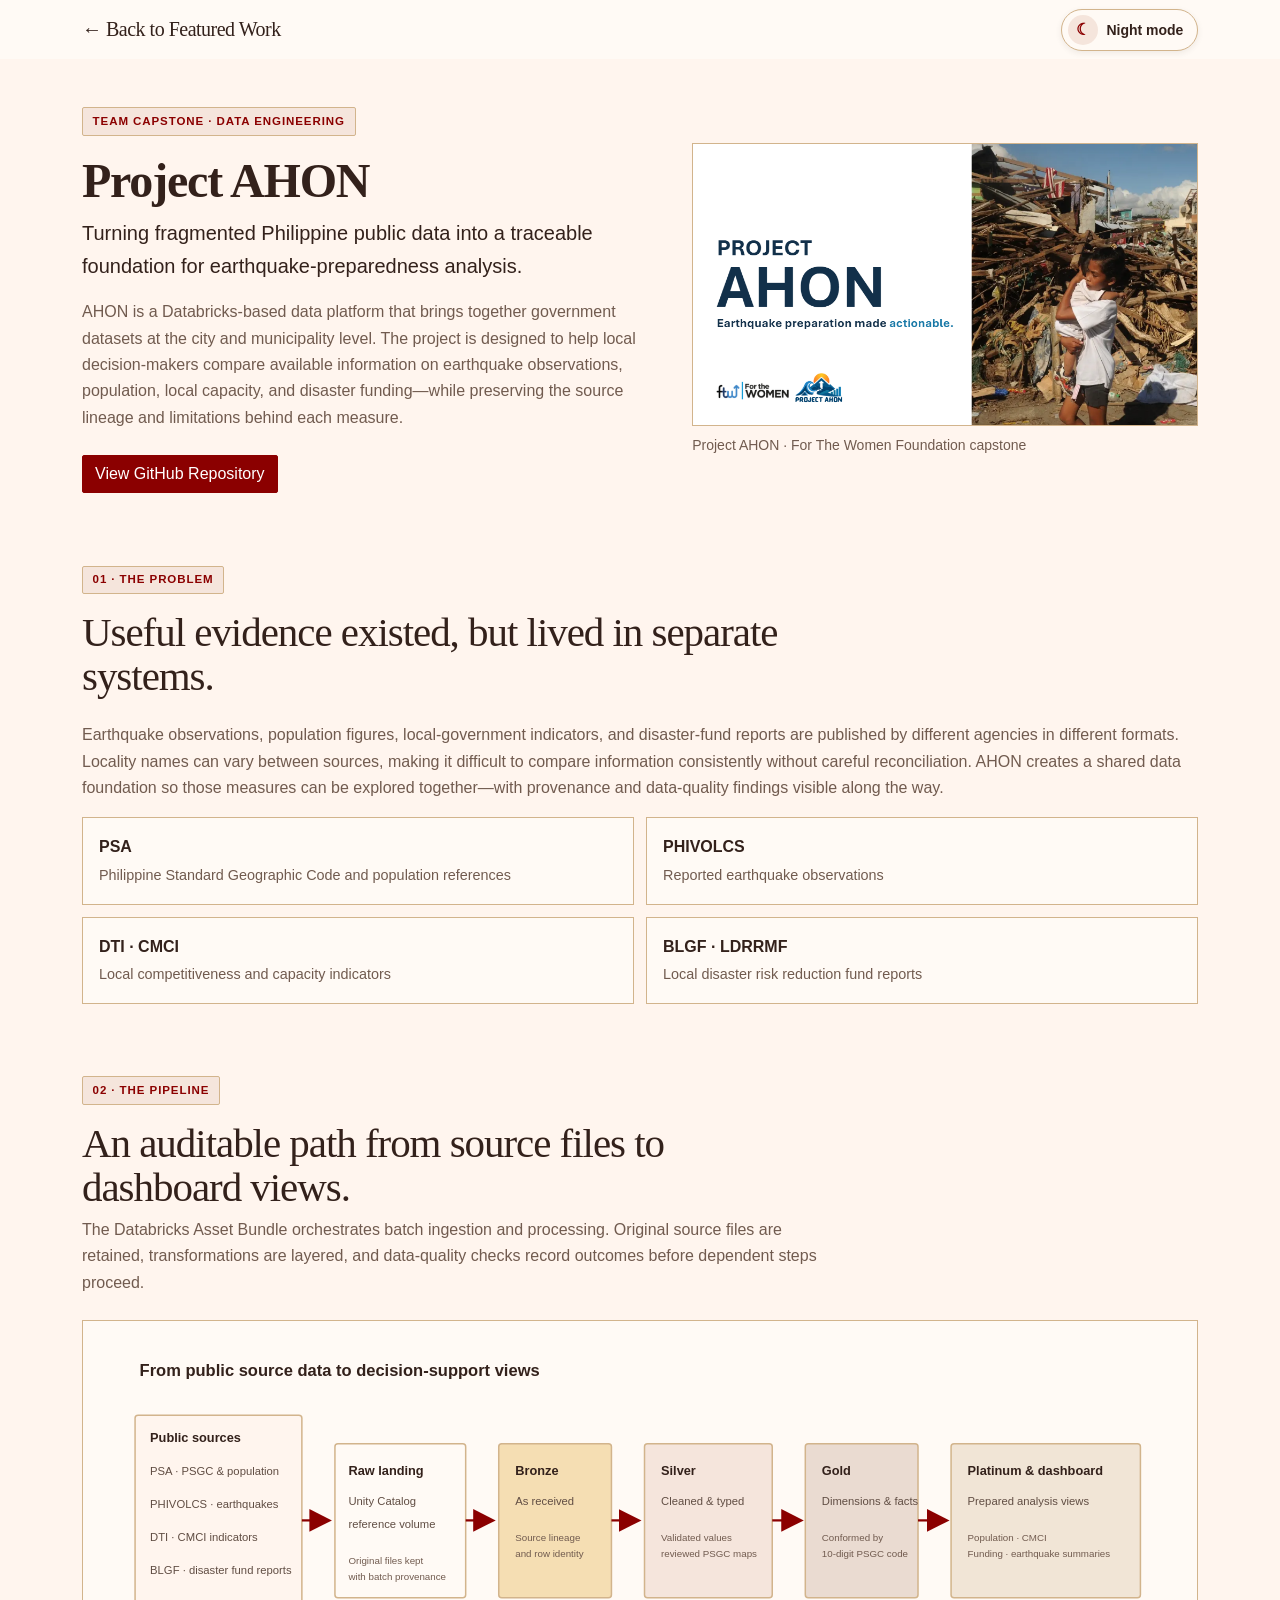
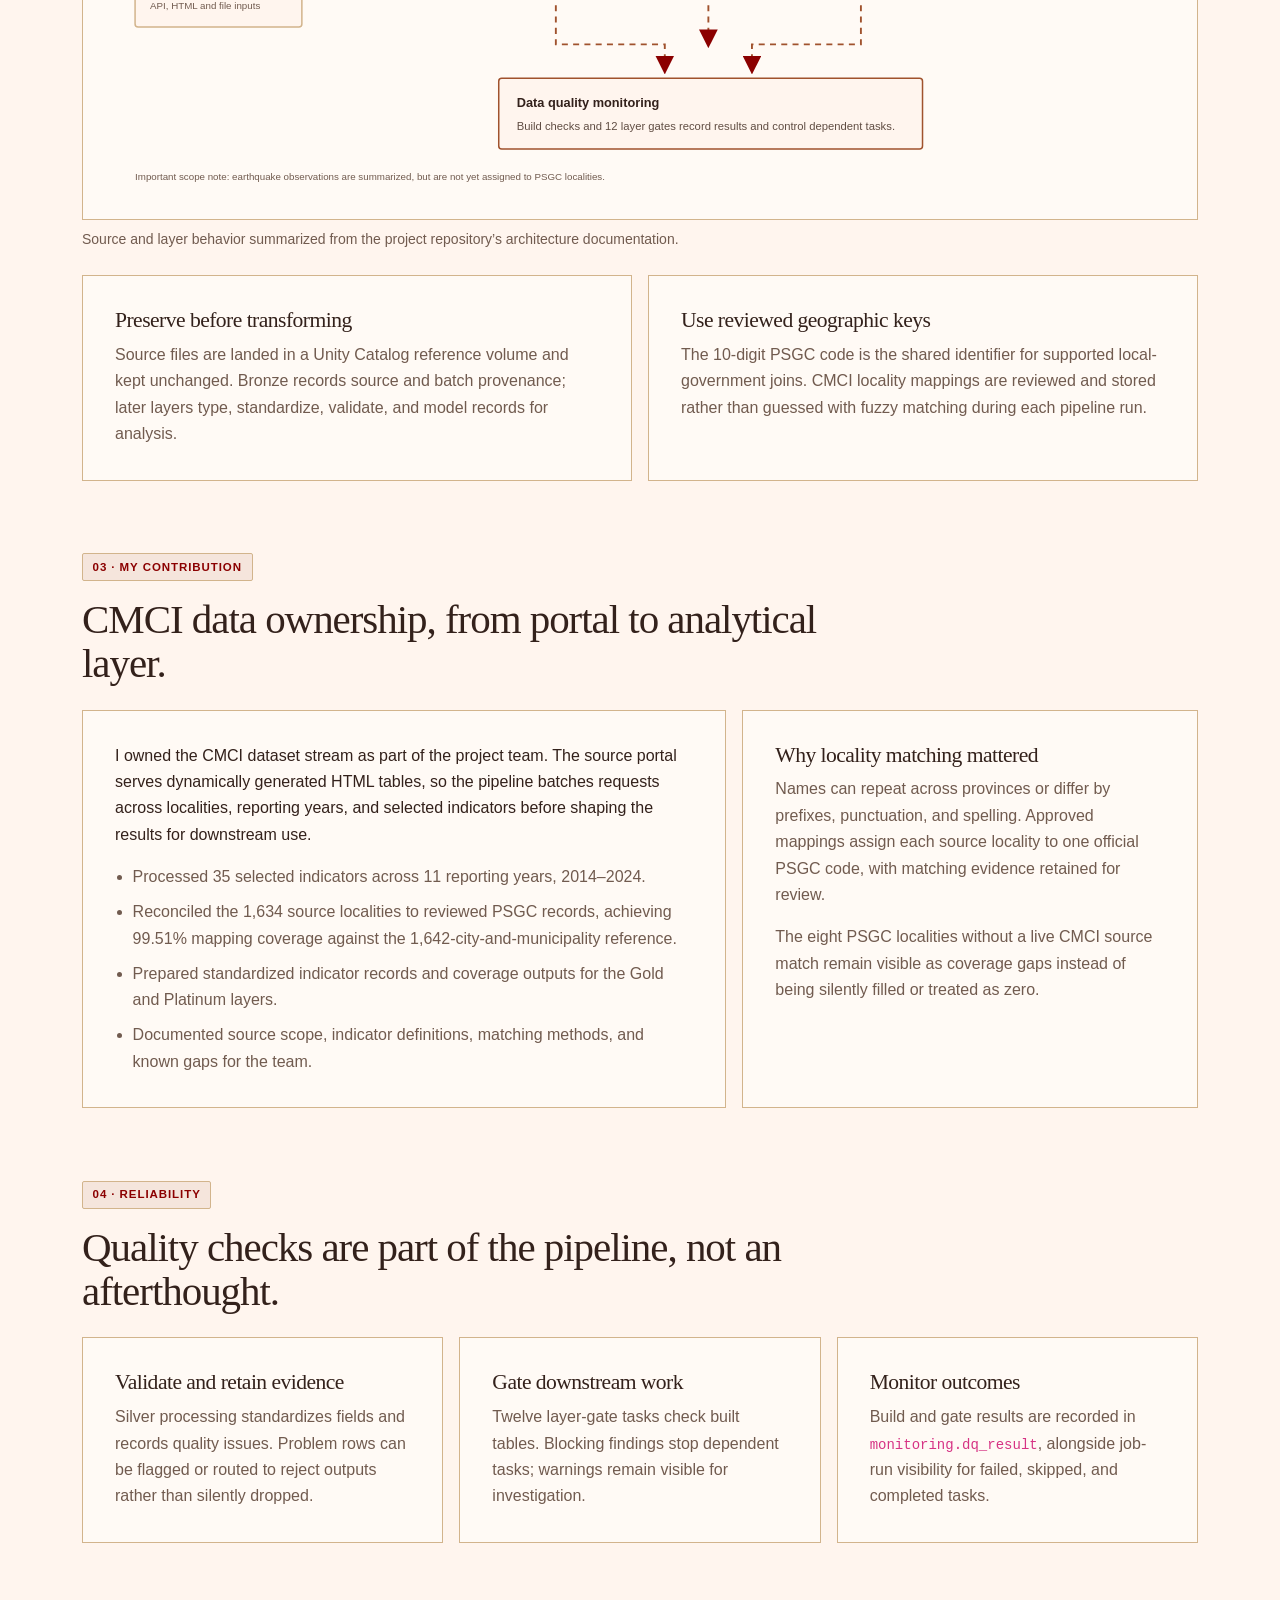
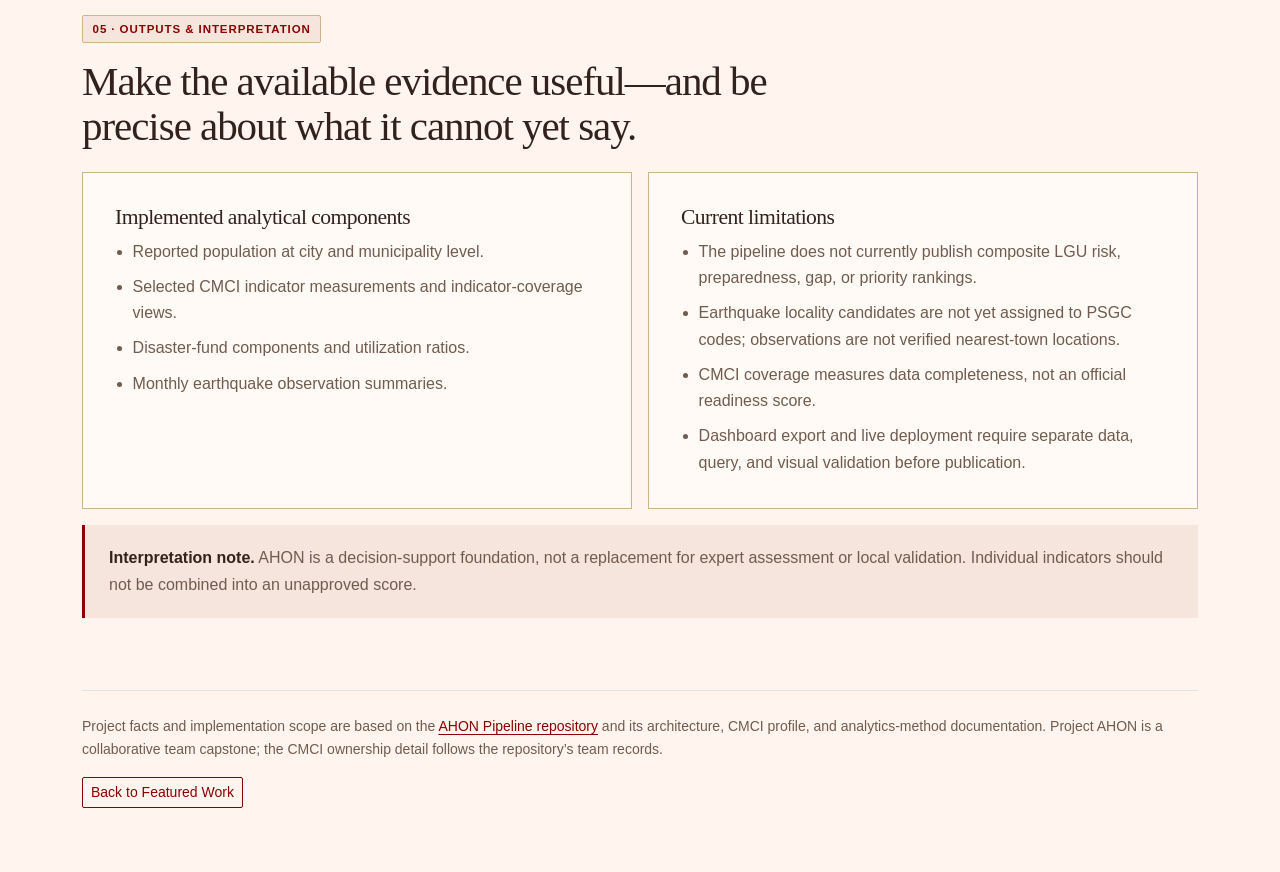
<file: ahon-capstone-case.html>
<!DOCTYPE html>
<html lang="en">
<head>
  <meta charset="UTF-8" />
  <meta name="viewport" content="width=device-width, initial-scale=1.0" />
  <meta name="description" content="Project AHON capstone case study: a Databricks data pipeline integrating Philippine public data to support disaster preparedness analysis." />
  <meta property="og:type" content="article" />
  <meta property="og:title" content="Project AHON Data Engineering Capstone | Case Study" />
  <meta property="og:description" content="A Databricks data pipeline integrating Philippine public data to support disaster-preparedness analysis." />
  <link rel="canonical" href="https://joanmaquinano.github.io/jo-maquinano-portfolio/ahon-capstone-case.html" />
  <title>Case Study | Project AHON Data Engineering Capstone</title>
  <link rel="icon" type="image/svg+xml" href="assets/icons/favicon.svg" />
  <link
    href="https://cdn.jsdelivr.net/npm/bootstrap@5.3.3/dist/css/bootstrap.min.css"
    rel="stylesheet"
  />
  <link rel="stylesheet" href="assets/css/editorial.css?v=3" />
  <script>
    try {
      const savedTheme = localStorage.getItem("portfolio-theme");
      document.documentElement.dataset.theme = savedTheme === "dark" || savedTheme === "light"
        ? savedTheme
        : window.matchMedia("(prefers-color-scheme: dark)").matches ? "dark" : "light";
    } catch {
      document.documentElement.dataset.theme = "light";
    }
  </script>
  <style>
    .ahon-hero {
      display: grid;
      grid-template-columns: minmax(0, 1.05fr) minmax(280px, 0.95fr);
      gap: clamp(1.5rem, 4vw, 3.5rem);
      align-items: center;
    }

    .ahon-cover {
      display: block;
      width: 100%;
      border: 1px solid var(--border);
      object-fit: cover;
    }

    .ahon-stats {
      display: grid;
      grid-template-columns: repeat(4, minmax(0, 1fr));
      border: 1px solid var(--border);
      background: var(--card);
    }

    .ahon-stat {
      padding: 1.25rem clamp(0.75rem, 2vw, 1.5rem);
      border-right: 1px solid var(--border);
    }

    .ahon-stat:last-child {
      border-right: 0;
    }

    .ahon-stat strong {
      display: block;
      color: var(--primary);
      font: 500 clamp(1.45rem, 2.8vw, 2.2rem)/1.1 "Baskerville", "Palatino Linotype", Georgia, serif;
    }

    .ahon-stat span {
      display: block;
      margin-top: 0.4rem;
      color: var(--muted);
      font-size: 0.82rem;
      line-height: 1.4;
    }

    .ahon-section {
      margin-top: clamp(2.5rem, 6vw, 4.5rem);
    }

    .ahon-section-heading {
      max-width: 46rem;
      margin-bottom: 1.5rem;
    }

    .ahon-detail {
      height: 100%;
      padding: clamp(1.25rem, 2.6vw, 2rem);
      border: 1px solid var(--border);
      background: var(--card);
    }

    .ahon-detail h3 {
      font-size: 1.35rem;
    }

    .ahon-detail ul {
      padding-left: 1.1rem;
      margin-bottom: 0;
    }

    .ahon-detail li + li {
      margin-top: 0.55rem;
    }

    .architecture-frame {
      overflow: hidden;
      padding: clamp(0.5rem, 1.4vw, 1rem);
      border: 1px solid var(--border);
      background: #fffaf5;
    }

    .architecture-diagram {
      display: block;
      width: 100%;
      height: auto;
    }

    .ahon-callout {
      padding: 1.25rem 1.5rem;
      border-left: 3px solid var(--primary);
      background: var(--primary-soft);
    }

    .ahon-source-list {
      display: grid;
      grid-template-columns: repeat(2, minmax(0, 1fr));
      gap: 0.75rem;
      padding: 0;
      list-style: none;
    }

    .ahon-source-list li {
      padding: 1rem;
      border: 1px solid var(--border);
      background: var(--card);
    }

    .ahon-source-list strong,
    .ahon-source-list span {
      display: block;
    }

    .ahon-source-list span {
      margin-top: 0.2rem;
      color: var(--muted);
      font-size: 0.9rem;
    }

    @media (max-width: 767.98px) {
      .ahon-hero {
        grid-template-columns: 1fr;
      }

      .ahon-stats {
        grid-template-columns: repeat(2, minmax(0, 1fr));
      }

      .ahon-stat:nth-child(2) {
        border-right: 0;
      }

      .ahon-stat:nth-child(-n + 2) {
        border-bottom: 1px solid var(--border);
      }

      .ahon-source-list {
        grid-template-columns: 1fr;
      }
    }

    @media (max-width: 420px) {
      .ahon-stats {
        grid-template-columns: 1fr;
      }

      .ahon-stat {
        border-right: 0;
        border-bottom: 1px solid var(--border);
      }

      .ahon-stat:last-child {
        border-bottom: 0;
      }
    }
  </style>
</head>
<body>
  <a class="skip-link" href="#main-content">Skip to content</a>
  <nav class="navbar top-nav sticky-top" aria-label="Project navigation">
    <div class="container d-flex justify-content-between align-items-center gap-3">
      <a href="index.html#featured-case-studies" class="navbar-brand fw-semibold text-decoration-none">
        &larr; Back to Featured Work
      </a>
      <button type="button" class="theme-toggle" aria-label="Switch to night mode" aria-pressed="false">
        <span class="theme-toggle-icon" aria-hidden="true">☾</span><span>Night mode</span>
      </button>
    </div>
  </nav>

  <main id="main-content" class="container py-4 py-md-5">
    <header class="ahon-hero">
      <div>
        <span class="hero-chip">Team Capstone · Data Engineering</span>
        <h1 class="display-5 fw-bold mt-2">Project AHON</h1>
        <p class="lead">
          Turning fragmented Philippine public data into a traceable foundation for
          earthquake-preparedness analysis.
        </p>
        <p class="muted">
          AHON is a Databricks-based data platform that brings together government datasets at the
          city and municipality level. The project is designed to help local decision-makers compare
          available information on earthquake observations, population, local capacity, and disaster
          funding—while preserving the source lineage and limitations behind each measure.
        </p>
        <div class="d-flex flex-wrap gap-2 mt-4">
          <a class="btn btn-primary" href="https://github.com/Project-AHON/AHON-Pipeline" target="_blank" rel="noopener noreferrer">View GitHub Repository</a>
          <!-- <a class="btn btn-outline-primary" href="assets/documents/project-ahon-executive-summary.pdf" target="_blank" rel="noopener noreferrer">Read Executive Summary (PDF)</a> -->
        </div>
      </div>
      <figure class="m-0">
        <img
          class="ahon-cover"
          src="assets/images/case-studies/project-ahon-earthquake-preparedness.png"
          alt="Project AHON cover image about earthquake preparedness in the Philippines"
        />
        <figcaption class="muted small mt-2">Project AHON · For The Women Foundation capstone</figcaption>
      </figure>
    </header>

    <!-- <section class="ahon-section" aria-label="Project scale">
      <div class="ahon-stats">
        <div class="ahon-stat"><strong>35</strong><span>selected CMCI indicators</span></div>
        <div class="ahon-stat"><strong>2014–24</strong><span>CMCI reporting years</span></div>
        <div class="ahon-stat"><strong>1,634</strong><span>CMCI localities in the source</span></div>
        <div class="ahon-stat"><strong>99.51%</strong><span>approved mapping coverage against 1,642 PSGC LGUs</span></div>
      </div>
    </section> -->

    <section class="ahon-section" aria-labelledby="problem-heading">
      <div class="ahon-section-heading">
        <span class="hero-chip">01 · The problem</span>
        <h2 id="problem-heading" class="section-title mt-2">Useful evidence existed, but lived in separate systems.</h2>
      </div>
      <p class="muted">
        Earthquake observations, population figures, local-government indicators, and disaster-fund
        reports are published by different agencies in different formats. Locality names can vary
        between sources, making it difficult to compare information consistently without careful
        reconciliation. AHON creates a shared data foundation so those measures can be explored
        together—with provenance and data-quality findings visible along the way.
      </p>
      <ul class="ahon-source-list">
        <li><strong>PSA</strong><span>Philippine Standard Geographic Code and population references</span></li>
        <li><strong>PHIVOLCS</strong><span>Reported earthquake observations</span></li>
        <li><strong>DTI · CMCI</strong><span>Local competitiveness and capacity indicators</span></li>
        <li><strong>BLGF · LDRRMF</strong><span>Local disaster risk reduction fund reports</span></li>
      </ul>
    </section>

    <section class="ahon-section" aria-labelledby="architecture-heading">
      <div class="ahon-section-heading">
        <span class="hero-chip">02 · The pipeline</span>
        <h2 id="architecture-heading" class="section-title mt-2">An auditable path from source files to dashboard views.</h2>
        <p class="muted">
          The Databricks Asset Bundle orchestrates batch ingestion and processing. Original source
          files are retained, transformations are layered, and data-quality checks record outcomes
          before dependent steps proceed.
        </p>
      </div>
      <figure class="m-0">
        <div class="architecture-frame">
          <img
            src="assets/images/case-studies/project-ahon-data-flow.svg"
            class="architecture-diagram"
            alt="Pipeline diagram from PSA, PHIVOLCS, DTI CMCI, and BLGF source data through raw landing, Bronze, Silver, Gold, and Platinum layers to AHON dashboard views, with data quality monitoring."
          />
        </div>
        <figcaption class="muted small mt-2">
          Source and layer behavior summarized from the project repository’s architecture documentation.
        </figcaption>
      </figure>
      <div class="row g-3 mt-2">
        <div class="col-md-6">
          <article class="ahon-detail">
            <h3>Preserve before transforming</h3>
            <p class="muted mb-0">
              Source files are landed in a Unity Catalog reference volume and kept unchanged.
              Bronze records source and batch provenance; later layers type, standardize, validate,
              and model records for analysis.
            </p>
          </article>
        </div>
        <div class="col-md-6">
          <article class="ahon-detail">
            <h3>Use reviewed geographic keys</h3>
            <p class="muted mb-0">
              The 10-digit PSGC code is the shared identifier for supported local-government joins.
              CMCI locality mappings are reviewed and stored rather than guessed with fuzzy matching
              during each pipeline run.
            </p>
          </article>
        </div>
      </div>
    </section>

    <section class="ahon-section" aria-labelledby="contribution-heading">
      <div class="ahon-section-heading">
        <span class="hero-chip">03 · My contribution</span>
        <h2 id="contribution-heading" class="section-title mt-2">CMCI data ownership, from portal to analytical layer.</h2>
      </div>
      <div class="row g-3">
        <div class="col-lg-7">
          <article class="ahon-detail">
            <p>
              I owned the CMCI dataset stream as part of the project team. The source portal serves
              dynamically generated HTML tables, so the pipeline batches requests across localities,
              reporting years, and selected indicators before shaping the results for downstream use.
            </p>
            <ul class="muted">
              <li>Processed 35 selected indicators across 11 reporting years, 2014–2024.</li>
              <li>Reconciled the 1,634 source localities to reviewed PSGC records, achieving 99.51% mapping coverage against the 1,642-city-and-municipality reference.</li>
              <li>Prepared standardized indicator records and coverage outputs for the Gold and Platinum layers.</li>
              <li>Documented source scope, indicator definitions, matching methods, and known gaps for the team.</li>
            </ul>
          </article>
        </div>
        <div class="col-lg-5">
          <article class="ahon-detail">
            <h3>Why locality matching mattered</h3>
            <p class="muted">
              Names can repeat across provinces or differ by prefixes, punctuation, and spelling.
              Approved mappings assign each source locality to one official PSGC code, with matching
              evidence retained for review.
            </p>
            <p class="muted mb-0">
              The eight PSGC localities without a live CMCI source match remain visible as coverage
              gaps instead of being silently filled or treated as zero.
            </p>
          </article>
        </div>
      </div>
    </section>

    <section class="ahon-section" aria-labelledby="quality-heading">
      <div class="ahon-section-heading">
        <span class="hero-chip">04 · Reliability</span>
        <h2 id="quality-heading" class="section-title mt-2">Quality checks are part of the pipeline, not an afterthought.</h2>
      </div>
      <div class="row g-3">
        <div class="col-md-4">
          <article class="ahon-detail">
            <h3>Validate and retain evidence</h3>
            <p class="muted mb-0">
              Silver processing standardizes fields and records quality issues. Problem rows can be
              flagged or routed to reject outputs rather than silently dropped.
            </p>
          </article>
        </div>
        <div class="col-md-4">
          <article class="ahon-detail">
            <h3>Gate downstream work</h3>
            <p class="muted mb-0">
              Twelve layer-gate tasks check built tables. Blocking findings stop dependent tasks;
              warnings remain visible for investigation.
            </p>
          </article>
        </div>
        <div class="col-md-4">
          <article class="ahon-detail">
            <h3>Monitor outcomes</h3>
            <p class="muted mb-0">
              Build and gate results are recorded in <code>monitoring.dq_result</code>, alongside
              job-run visibility for failed, skipped, and completed tasks.
            </p>
          </article>
        </div>
      </div>
    </section>

    <section class="ahon-section" aria-labelledby="outputs-heading">
      <div class="ahon-section-heading">
        <span class="hero-chip">05 · Outputs &amp; interpretation</span>
        <h2 id="outputs-heading" class="section-title mt-2">Make the available evidence useful—and be precise about what it cannot yet say.</h2>
      </div>
      <div class="row g-3">
        <div class="col-lg-6">
          <article class="ahon-detail">
            <h3>Implemented analytical components</h3>
            <ul class="muted">
              <li>Reported population at city and municipality level.</li>
              <li>Selected CMCI indicator measurements and indicator-coverage views.</li>
              <li>Disaster-fund components and utilization ratios.</li>
              <li>Monthly earthquake observation summaries.</li>
            </ul>
          </article>
        </div>
        <div class="col-lg-6">
          <article class="ahon-detail">
            <h3>Current limitations</h3>
            <ul class="muted">
              <li>The pipeline does not currently publish composite LGU risk, preparedness, gap, or priority rankings.</li>
              <li>Earthquake locality candidates are not yet assigned to PSGC codes; observations are not verified nearest-town locations.</li>
              <li>CMCI coverage measures data completeness, not an official readiness score.</li>
              <li>Dashboard export and live deployment require separate data, query, and visual validation before publication.</li>
            </ul>
          </article>
        </div>
      </div>
      <div class="ahon-callout mt-3">
        <strong>Interpretation note.</strong>
        <span class="muted">
          AHON is a decision-support foundation, not a replacement for expert assessment or local
          validation. Individual indicators should not be combined into an unapproved score.
        </span>
      </div>
    </section>

    <footer class="ahon-section border-top pt-4 pb-3">
      <p class="muted small">
        Project facts and implementation scope are based on the
        <a href="https://github.com/Project-AHON/AHON-Pipeline" target="_blank" rel="noopener noreferrer">AHON Pipeline repository</a>
        and its architecture, CMCI profile, and analytics-method documentation. Project AHON is a
        collaborative team capstone; the CMCI ownership detail follows the repository’s team records.
      </p>
      <a href="index.html#featured-case-studies" class="btn btn-outline-primary btn-sm">Back to Featured Work</a>
    </footer>
  </main>

  <script src="assets/js/theme-toggle.js?v=2"></script>
</body>
</html>
</file>
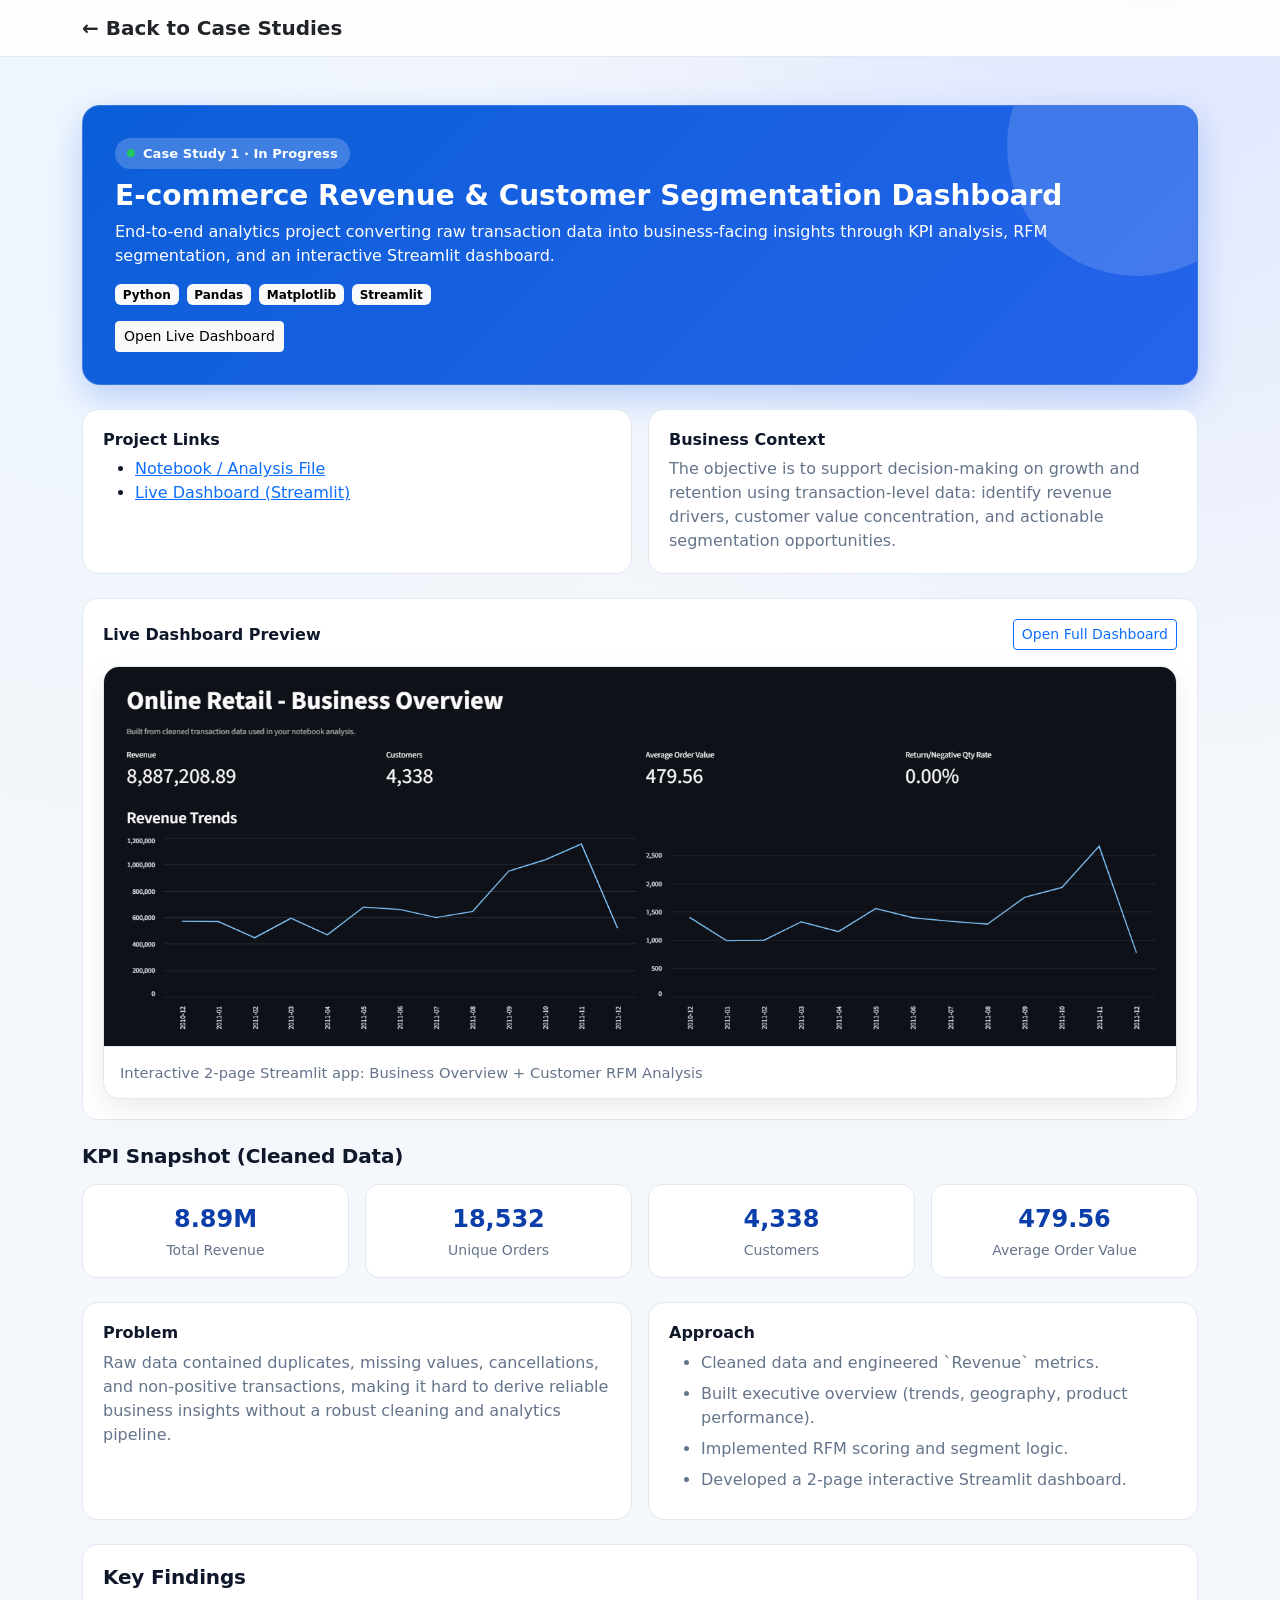
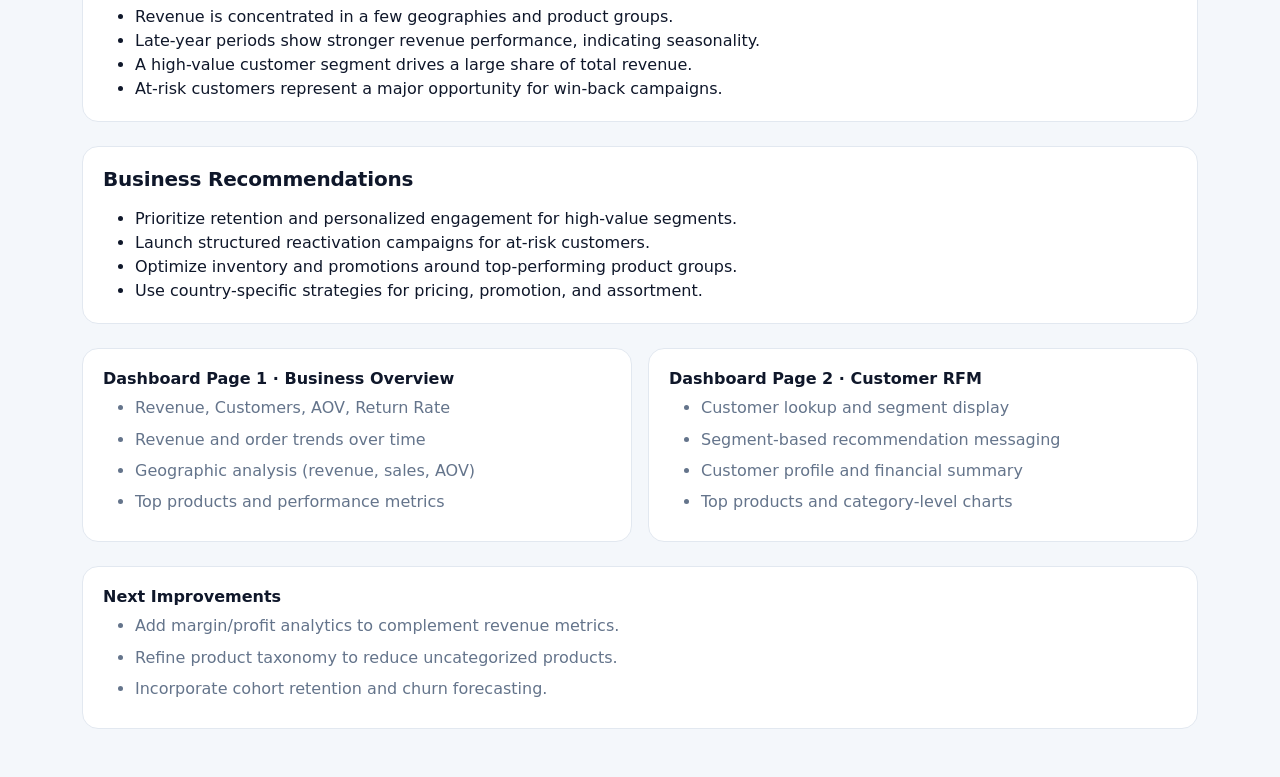
<file: case1.html>
<!DOCTYPE html>
<html lang="en">
<head>
  <meta charset="UTF-8" />
  <meta name="viewport" content="width=device-width, initial-scale=1.0" />
  <title>Case Study 1 | E-commerce Revenue & Customer Segmentation</title>

  <link
    href="https://cdn.jsdelivr.net/npm/bootstrap@5.3.3/dist/css/bootstrap.min.css"
    rel="stylesheet"
  />

  <style>
    :root {
      --bg: #f4f7fb;
      --card: #ffffff;
      --text: #0f172a;
      --muted: #64748b;
      --primary: #2563eb;
      --border: #e2e8f0;
    }

    body {
      background:
        radial-gradient(circle at 10% 10%, #eff6ff 0%, transparent 30%),
        radial-gradient(circle at 90% 0%, #e0e7ff 0%, transparent 30%),
        var(--bg);
      color: var(--text);
      font-family: "Inter", "Segoe UI", system-ui, -apple-system, sans-serif;
    }

    .section-title {
      font-weight: 700;
      letter-spacing: -0.01em;
    }

    .muted { color: var(--muted); }

    .top-nav {
      border-bottom: 1px solid var(--border);
      background: rgba(255, 255, 255, 0.88);
      backdrop-filter: blur(8px);
    }

    .hero {
      background: linear-gradient(135deg, #0b5ed7 0%, #2563eb 100%);
      color: #fff;
      border: 1px solid rgba(255, 255, 255, 0.15);
      border-radius: 18px;
      padding: 2rem;
      box-shadow: 0 12px 34px rgba(37, 99, 235, 0.28);
      position: relative;
      overflow: hidden;
    }

    .hero::after {
      content: "";
      position: absolute;
      width: 260px;
      height: 260px;
      right: -70px;
      top: -90px;
      border-radius: 999px;
      background: rgba(255, 255, 255, 0.15);
    }

    .hero-chip {
      display: inline-flex;
      align-items: center;
      gap: 8px;
      padding: 0.35rem 0.75rem;
      border-radius: 999px;
      background: rgba(255, 255, 255, 0.2);
      font-size: 0.82rem;
      font-weight: 600;
      margin-bottom: 10px;
    }

    .hero-chip::before {
      content: "";
      width: 8px;
      height: 8px;
      border-radius: 999px;
      background: #22c55e;
      animation: pulseDot 1.6s infinite;
    }

    @keyframes pulseDot {
      0% { transform: scale(0.9); opacity: 0.8; }
      70% { transform: scale(1.35); opacity: 0.2; }
      100% { transform: scale(0.9); opacity: 0.8; }
    }

    .section-card {
      background: var(--card);
      border: 1px solid var(--border);
      border-radius: 16px;
      padding: 1.25rem;
      height: 100%;
      transition: transform 0.25s ease, box-shadow 0.25s ease, border-color 0.25s ease;
    }

    .section-card:hover {
      transform: translateY(-3px);
      box-shadow: 0 14px 32px rgba(2, 6, 23, 0.08);
      border-color: #bfdbfe;
    }

    .kpi {
      border: 1px solid var(--border);
      border-radius: 14px;
      background: #fff;
      padding: 1rem;
      text-align: center;
      transition: transform 0.25s ease, box-shadow 0.25s ease;
    }

    .kpi:hover {
      transform: translateY(-3px);
      box-shadow: 0 10px 24px rgba(2, 6, 23, 0.08);
    }

    .kpi .value {
      font-size: 1.5rem;
      font-weight: 700;
      margin-bottom: 0.2rem;
      color: #0b3ea8;
    }

    .preview-wrap {
      border: 1px solid var(--border);
      border-radius: 16px;
      overflow: hidden;
      background: #fff;
      box-shadow: 0 10px 28px rgba(2, 6, 23, 0.08);
      transition: transform 0.25s ease, box-shadow 0.25s ease;
    }

    .preview-wrap:hover {
      transform: translateY(-3px);
      box-shadow: 0 16px 36px rgba(2, 6, 23, 0.12);
    }

    .preview-img {
      width: 100%;
      height: auto;
      display: block;
    }

    .preview-caption {
      padding: 0.9rem 1rem;
      border-top: 1px solid var(--border);
      font-size: 0.92rem;
      color: var(--muted);
    }

    .reveal {
      opacity: 0;
      transform: translateY(16px);
      transition: opacity 0.65s ease, transform 0.65s ease;
    }

    .reveal.show {
      opacity: 1;
      transform: translateY(0);
    }

    .checklist li { margin-bottom: 0.45rem; }
  </style>
</head>

<body>
  <nav class="navbar top-nav sticky-top">
    <div class="container">
      <a href="index.html#case-studies" class="navbar-brand fw-semibold text-decoration-none text-dark">
        &larr; Back to Case Studies
      </a>
    </div>
  </nav>

  <main class="container py-4 py-md-5">
    <!-- Hero -->
    <section class="hero mb-4 reveal">
      <div class="hero-chip">Case Study 1 · In Progress</div>
      <h1 class="h3 fw-bold mb-2">E-commerce Revenue & Customer Segmentation Dashboard</h1>
      <p class="mb-3">
        End-to-end analytics project converting raw transaction data into business-facing insights
        through KPI analysis, RFM segmentation, and an interactive Streamlit dashboard.
      </p>

      <div class="d-flex flex-wrap gap-2 mb-3">
        <span class="badge text-bg-light">Python</span>
        <span class="badge text-bg-light">Pandas</span>
        <span class="badge text-bg-light">Matplotlib</span>
        <span class="badge text-bg-light">Streamlit</span>
      </div>

      <a href="https://jo-maquinano-portfolio-gdgubj5fwwmzw5gekmnsik.streamlit.app/" target="_blank" class="btn btn-light btn-sm">
        Open Live Dashboard
      </a>
    </section>

    <!-- Project links -->
    <section class="row g-3 mb-4 reveal">
      <div class="col-md-6">
        <div class="section-card">
          <h2 class="h6 fw-bold">Project Links</h2>
          <ul class="mb-0">
            <li><a href="https://github.com/JoanMaquinano/jo-maquinano-portfolio/blob/main/online%2Bretail/retail_data_analysis.ipynb" target="_blank">Notebook / Analysis File</a></li>
            <li><a href="https://jo-maquinano-portfolio-gdgubj5fwwmzw5gekmnsik.streamlit.app/" target="_blank">Live Dashboard (Streamlit)</a></li>
          </ul>
        </div>
      </div>

      <div class="col-md-6">
        <div class="section-card">
          <h2 class="h6 fw-bold">Business Context</h2>
          <p class="muted mb-0">
            The objective is to support decision-making on growth and retention using
            transaction-level data: identify revenue drivers, customer value concentration,
            and actionable segmentation opportunities.
          </p>
        </div>
      </div>
    </section>

    <!-- Live App Preview -->
    <section class="mb-4 reveal">
      <div class="section-card">
        <div class="d-flex justify-content-between align-items-center mb-3">
          <h2 class="h6 fw-bold mb-0">Live Dashboard Preview</h2>
          <a
            href="https://jo-maquinano-portfolio-gdgubj5fwwmzw5gekmnsik.streamlit.app/"
            target="_blank"
            class="btn btn-outline-primary btn-sm"
          >
            Open Full Dashboard
          </a>
        </div>

        <a
          href="https://jo-maquinano-portfolio-gdgubj5fwwmzw5gekmnsik.streamlit.app/"
          target="_blank"
          class="text-decoration-none"
        >
          <div class="preview-wrap">
            <!-- Replace this image with your actual dashboard screenshot -->
            <img
              src="images/case studies/dashboard.png"
              alt="Online Retail Streamlit Dashboard Preview"
              class="preview-img"
            />
            <div class="preview-caption">
              Interactive 2-page Streamlit app: Business Overview + Customer RFM Analysis
            </div>
          </div>
        </a>
      </div>
    </section>

    <!-- KPI snapshot -->
    <section class="mb-4 reveal">
      <h2 class="h5 section-title mb-3">KPI Snapshot (Cleaned Data)</h2>
      <div class="row g-3">
        <div class="col-6 col-md-3">
          <div class="kpi">
            <div class="value">8.89M</div>
            <div class="muted small">Total Revenue</div>
          </div>
        </div>
        <div class="col-6 col-md-3">
          <div class="kpi">
            <div class="value">18,532</div>
            <div class="muted small">Unique Orders</div>
          </div>
        </div>
        <div class="col-6 col-md-3">
          <div class="kpi">
            <div class="value">4,338</div>
            <div class="muted small">Customers</div>
          </div>
        </div>
        <div class="col-6 col-md-3">
          <div class="kpi">
            <div class="value">479.56</div>
            <div class="muted small">Average Order Value</div>
          </div>
        </div>
      </div>
    </section>

    <!-- Problem + approach -->
    <section class="row g-3 mb-4 reveal">
      <div class="col-md-6">
        <div class="section-card">
          <h2 class="h6 fw-bold">Problem</h2>
          <p class="muted mb-0">
            Raw data contained duplicates, missing values, cancellations, and non-positive transactions,
            making it hard to derive reliable business insights without a robust cleaning and analytics pipeline.
          </p>
        </div>
      </div>
      <div class="col-md-6">
        <div class="section-card">
          <h2 class="h6 fw-bold">Approach</h2>
          <ul class="muted checklist mb-0">
            <li>Cleaned data and engineered `Revenue` metrics.</li>
            <li>Built executive overview (trends, geography, product performance).</li>
            <li>Implemented RFM scoring and segment logic.</li>
            <li>Developed a 2-page interactive Streamlit dashboard.</li>
          </ul>
        </div>
      </div>
    </section>

    <!-- Findings -->
    <section class="section-card mb-4 reveal">
      <h2 class="h5 section-title mb-3">Key Findings</h2>
      <ul class="mb-0">
        <li>Revenue is concentrated in a few geographies and product groups.</li>
        <li>Late-year periods show stronger revenue performance, indicating seasonality.</li>
        <li>A high-value customer segment drives a large share of total revenue.</li>
        <li>At-risk customers represent a major opportunity for win-back campaigns.</li>
      </ul>
    </section>

    <!-- Recommendations -->
    <section class="section-card mb-4 reveal">
      <h2 class="h5 section-title mb-3">Business Recommendations</h2>
      <ul class="mb-0">
        <li>Prioritize retention and personalized engagement for high-value segments.</li>
        <li>Launch structured reactivation campaigns for at-risk customers.</li>
        <li>Optimize inventory and promotions around top-performing product groups.</li>
        <li>Use country-specific strategies for pricing, promotion, and assortment.</li>
      </ul>
    </section>

    <!-- Dashboard scope -->
    <section class="row g-3 mb-4 reveal">
      <div class="col-md-6">
        <div class="section-card">
          <h2 class="h6 fw-bold">Dashboard Page 1 · Business Overview</h2>
          <ul class="muted checklist mb-0">
            <li>Revenue, Customers, AOV, Return Rate</li>
            <li>Revenue and order trends over time</li>
            <li>Geographic analysis (revenue, sales, AOV)</li>
            <li>Top products and performance metrics</li>
          </ul>
        </div>
      </div>

      <div class="col-md-6">
        <div class="section-card">
          <h2 class="h6 fw-bold">Dashboard Page 2 · Customer RFM</h2>
          <ul class="muted checklist mb-0">
            <li>Customer lookup and segment display</li>
            <li>Segment-based recommendation messaging</li>
            <li>Customer profile and financial summary</li>
            <li>Top products and category-level charts</li>
          </ul>
        </div>
      </div>
    </section>

    <!-- Next steps -->
    <section class="section-card reveal">
      <h2 class="h6 fw-bold">Next Improvements</h2>
      <ul class="muted checklist mb-0">
        <li>Add margin/profit analytics to complement revenue metrics.</li>
        <li>Refine product taxonomy to reduce uncategorized products.</li>
        <li>Incorporate cohort retention and churn forecasting.</li>
      </ul>
    </section>
  </main>

  <script>
    const observer = new IntersectionObserver((entries) => {
      entries.forEach((entry) => {
        if (entry.isIntersecting) {
          entry.target.classList.add("show");
        }
      });
    }, { threshold: 0.12 });

    document.querySelectorAll(".reveal").forEach((el) => observer.observe(el));
  </script>
</body>
</html>
</file>
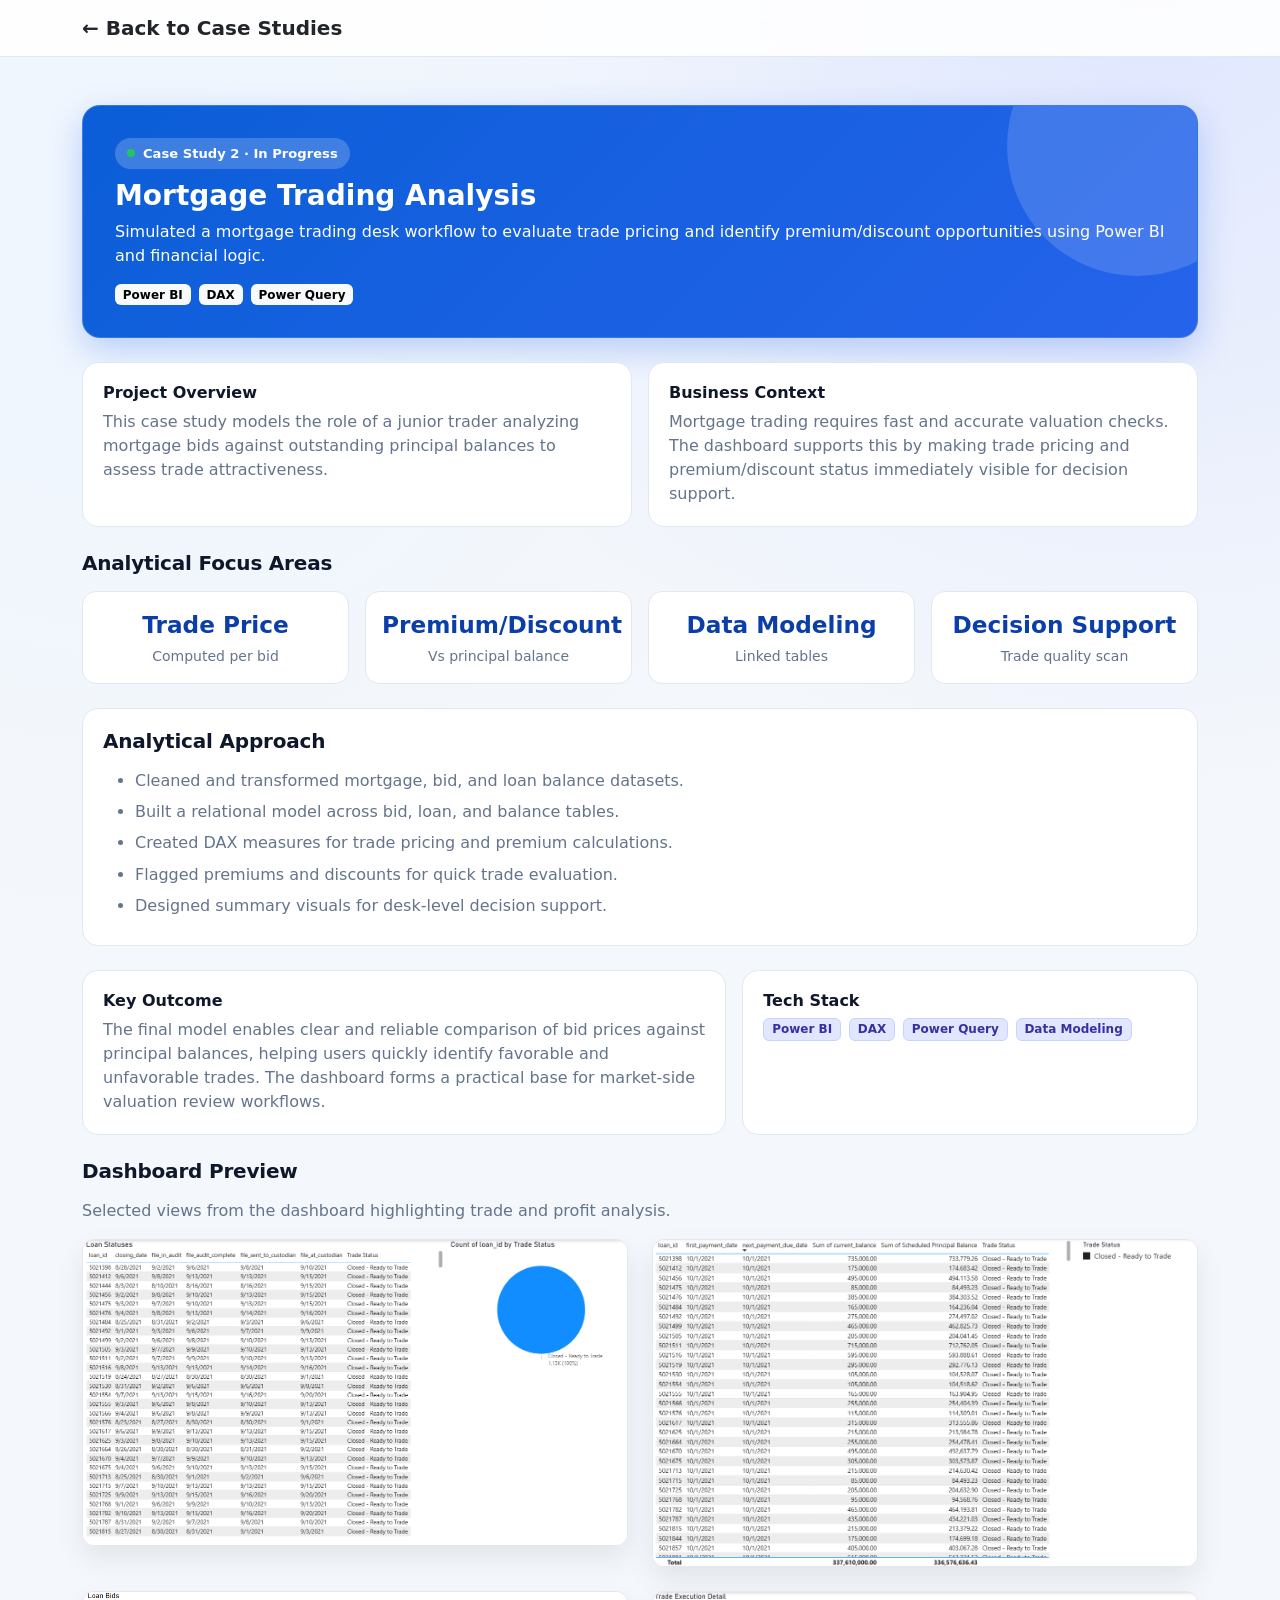
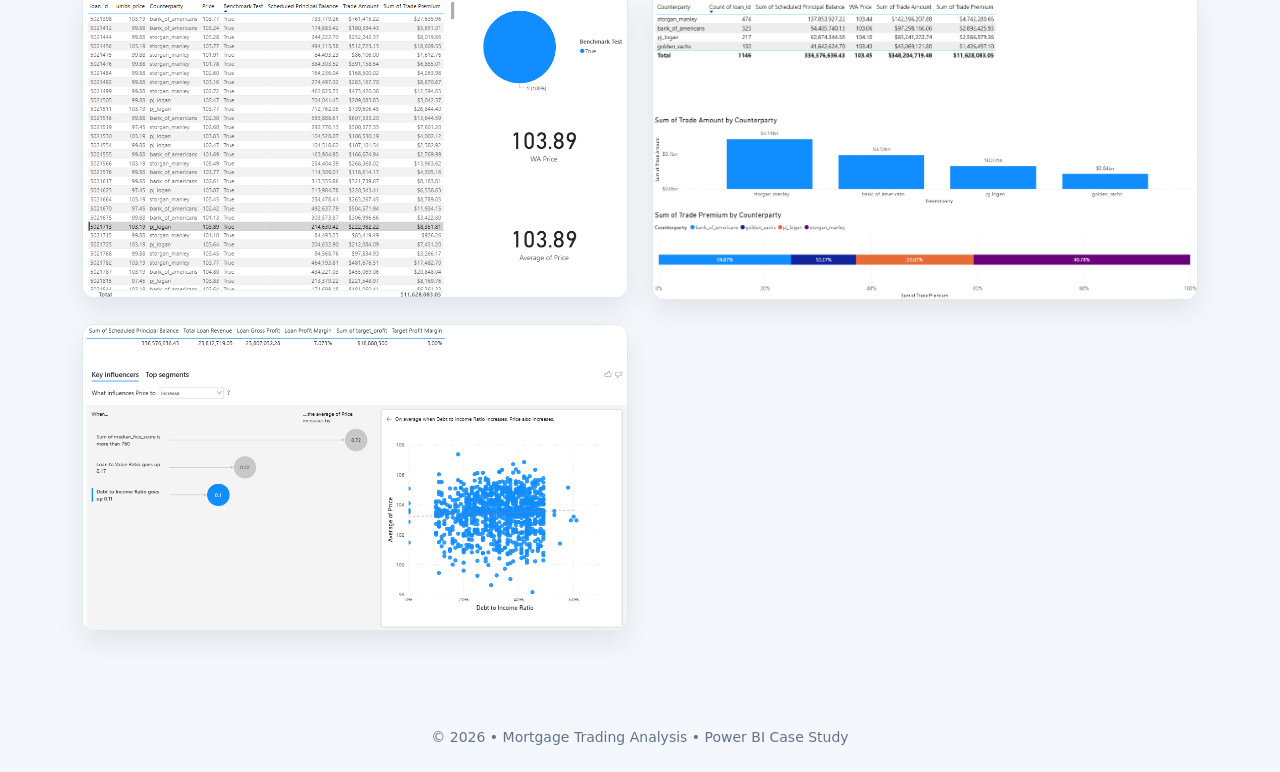
<file: case2.html>
<!DOCTYPE html>
<html lang="en">
<head>
  <meta charset="UTF-8" />
  <meta name="viewport" content="width=device-width, initial-scale=1.0" />
  <title>Case Study 2 | Mortgage Trading Analysis</title>

  <link
    href="https://cdn.jsdelivr.net/npm/bootstrap@5.3.3/dist/css/bootstrap.min.css"
    rel="stylesheet"
  />

  <style>
    :root {
      --bg: #f4f7fb;
      --card: #ffffff;
      --text: #0f172a;
      --muted: #64748b;
      --primary: #2563eb;
      --primary-soft: #dbeafe;
      --border: #e2e8f0;
    }

    body {
      background:
        radial-gradient(circle at 10% 10%, #eff6ff 0%, transparent 30%),
        radial-gradient(circle at 90% 0%, #e0e7ff 0%, transparent 30%),
        var(--bg);
      color: var(--text);
      font-family: "Inter", "Segoe UI", system-ui, -apple-system, sans-serif;
    }

    .top-nav {
      border-bottom: 1px solid var(--border);
      background: rgba(255, 255, 255, 0.88);
      backdrop-filter: blur(8px);
    }

    .section-title {
      font-weight: 700;
      letter-spacing: -0.01em;
    }

    .muted {
      color: var(--muted);
    }

    .hero {
      background: linear-gradient(135deg, #0b5ed7 0%, #2563eb 100%);
      color: #fff;
      border: 1px solid rgba(255, 255, 255, 0.15);
      border-radius: 18px;
      padding: 2rem;
      box-shadow: 0 12px 34px rgba(37, 99, 235, 0.28);
      position: relative;
      overflow: hidden;
    }

    .hero::after {
      content: "";
      position: absolute;
      width: 260px;
      height: 260px;
      right: -70px;
      top: -90px;
      border-radius: 999px;
      background: rgba(255, 255, 255, 0.15);
    }

    .hero-chip {
      display: inline-flex;
      align-items: center;
      gap: 8px;
      padding: 0.35rem 0.75rem;
      border-radius: 999px;
      background: rgba(255, 255, 255, 0.2);
      font-size: 0.82rem;
      font-weight: 600;
      margin-bottom: 10px;
    }

    .hero-chip::before {
      content: "";
      width: 8px;
      height: 8px;
      border-radius: 999px;
      background: #22c55e;
      animation: pulseDot 1.6s infinite;
    }

    @keyframes pulseDot {
      0% { transform: scale(0.9); opacity: 0.8; }
      70% { transform: scale(1.35); opacity: 0.2; }
      100% { transform: scale(0.9); opacity: 0.8; }
    }

    .section-card {
      background: var(--card);
      border: 1px solid var(--border);
      border-radius: 16px;
      padding: 1.25rem;
      height: 100%;
      transition: transform 0.25s ease, box-shadow 0.25s ease, border-color 0.25s ease;
    }

    .section-card:hover {
      transform: translateY(-3px);
      box-shadow: 0 14px 32px rgba(2, 6, 23, 0.08);
      border-color: #bfdbfe;
    }

    .kpi {
      border: 1px solid var(--border);
      border-radius: 14px;
      background: #fff;
      padding: 1rem;
      text-align: center;
      transition: transform 0.25s ease, box-shadow 0.25s ease;
    }

    .kpi:hover {
      transform: translateY(-3px);
      box-shadow: 0 10px 24px rgba(2, 6, 23, 0.08);
    }

    .kpi .value {
      font-size: 1.45rem;
      font-weight: 700;
      margin-bottom: 0.2rem;
      color: #0b3ea8;
    }

    .badge-tech {
      background: #e0e7ff;
      color: #3730a3;
      border: 1px solid #c7d2fe;
      font-weight: 600;
    }

    .preview-img {
      border: 1px solid var(--border);
      border-radius: 12px;
      box-shadow: 0 12px 28px rgba(2, 6, 23, 0.08);
      transition: transform 0.28s ease, box-shadow 0.28s ease;
    }

    .preview-img:hover {
      transform: translateY(-3px);
      box-shadow: 0 18px 36px rgba(2, 6, 23, 0.12);
    }

    .reveal {
      opacity: 0;
      transform: translateY(16px);
      transition: opacity 0.65s ease, transform 0.65s ease;
    }

    .reveal.show {
      opacity: 1;
      transform: translateY(0);
    }

    .checklist li {
      margin-bottom: 0.45rem;
    }
  </style>
</head>

<body>
  <nav class="navbar top-nav sticky-top">
    <div class="container">
      <a href="index.html#case-studies" class="navbar-brand fw-semibold text-decoration-none text-dark">
        &larr; Back to Case Studies
      </a>
    </div>
  </nav>

  <main class="container py-4 py-md-5">
    <!-- Hero -->
    <section class="hero mb-4 reveal">
      <div class="hero-chip">Case Study 2 · In Progress</div>
      <h1 class="h3 fw-bold mb-2">Mortgage Trading Analysis</h1>
      <p class="mb-3">
        Simulated a mortgage trading desk workflow to evaluate trade pricing and identify
        premium/discount opportunities using Power BI and financial logic.
      </p>
      <div class="d-flex flex-wrap gap-2">
        <span class="badge text-bg-light">Power BI</span>
        <span class="badge text-bg-light">DAX</span>
        <span class="badge text-bg-light">Power Query</span>
      </div>
    </section>

    <!-- Overview cards -->
    <section class="row g-3 mb-4 reveal">
      <div class="col-md-6">
        <div class="section-card">
          <h2 class="h6 fw-bold">Project Overview</h2>
          <p class="muted mb-0">
            This case study models the role of a junior trader analyzing mortgage bids
            against outstanding principal balances to assess trade attractiveness.
          </p>
        </div>
      </div>
      <div class="col-md-6">
        <div class="section-card">
          <h2 class="h6 fw-bold">Business Context</h2>
          <p class="muted mb-0">
            Mortgage trading requires fast and accurate valuation checks.
            The dashboard supports this by making trade pricing and premium/discount status
            immediately visible for decision support.
          </p>
        </div>
      </div>
    </section>

    <!-- KPI-style metrics -->
    <section class="mb-4 reveal">
      <h2 class="h5 section-title mb-3">Analytical Focus Areas</h2>
      <div class="row g-3">
        <div class="col-6 col-md-3">
          <div class="kpi">
            <div class="value">Trade Price</div>
            <div class="muted small">Computed per bid</div>
          </div>
        </div>
        <div class="col-6 col-md-3">
          <div class="kpi">
            <div class="value">Premium/Discount</div>
            <div class="muted small">Vs principal balance</div>
          </div>
        </div>
        <div class="col-6 col-md-3">
          <div class="kpi">
            <div class="value">Data Modeling</div>
            <div class="muted small">Linked tables</div>
          </div>
        </div>
        <div class="col-6 col-md-3">
          <div class="kpi">
            <div class="value">Decision Support</div>
            <div class="muted small">Trade quality scan</div>
          </div>
        </div>
      </div>
    </section>

    <!-- Method -->
    <section class="section-card mb-4 reveal">
      <h2 class="h5 section-title mb-3">Analytical Approach</h2>
      <ul class="muted checklist mb-0">
        <li>Cleaned and transformed mortgage, bid, and loan balance datasets.</li>
        <li>Built a relational model across bid, loan, and balance tables.</li>
        <li>Created DAX measures for trade pricing and premium calculations.</li>
        <li>Flagged premiums and discounts for quick trade evaluation.</li>
        <li>Designed summary visuals for desk-level decision support.</li>
      </ul>
    </section>

    <!-- Outcome + tools -->
    <section class="row g-3 mb-4 reveal">
      <div class="col-md-7">
        <div class="section-card">
          <h2 class="h6 fw-bold">Key Outcome</h2>
          <p class="muted mb-0">
            The final model enables clear and reliable comparison of bid prices against
            principal balances, helping users quickly identify favorable and unfavorable trades.
            The dashboard forms a practical base for market-side valuation review workflows.
          </p>
        </div>
      </div>
      <div class="col-md-5">
        <div class="section-card">
          <h2 class="h6 fw-bold">Tech Stack</h2>
          <div class="d-flex flex-wrap gap-2">
            <span class="badge badge-tech">Power BI</span>
            <span class="badge badge-tech">DAX</span>
            <span class="badge badge-tech">Power Query</span>
            <span class="badge badge-tech">Data Modeling</span>
          </div>
        </div>
      </div>
    </section>

    <!-- Dashboard preview -->
    <section class="mb-4 reveal">
      <h2 class="h5 section-title mb-3">Dashboard Preview</h2>
      <p class="muted">
        Selected views from the dashboard highlighting trade and profit analysis.
      </p>

      <div class="row g-4">
        <div class="col-md-6">
          <img
            src="images/case studies/loan status.png"
            class="img-fluid preview-img"
            alt=""
          />
        </div>
        <div class="col-md-6">
          <img
            src="images/case studies/loan balances.png"
            class="img-fluid preview-img"
            alt=""
          />
        </div>
        <div class="col-md-6">
          <img
            src="images/case studies/trade analysis.png"
            class="img-fluid preview-img"
            alt="Trade analysis table showing trade price and premium"
          />
        </div>
        <div class="col-md-6">
          <img
            src="images/case studies/trade execution.png"
            class="img-fluid preview-img"
            alt=""
          />
        </div>
        <div class="col-md-6">
          <img
            src="images/case studies/profit analysis.png"
            class="img-fluid preview-img"
            alt="Trade summary dashboard"
          />
        </div>
      </div>
    </section>
  </main>

  <footer class="py-4">
    <div class="container text-center small muted">
      © 2026 • Mortgage Trading Analysis • Power BI Case Study
    </div>
  </footer>

  <script>
    const observer = new IntersectionObserver((entries) => {
      entries.forEach((entry) => {
        if (entry.isIntersecting) {
          entry.target.classList.add("show");
        }
      });
    }, { threshold: 0.12 });

    document.querySelectorAll(".reveal").forEach((el) => observer.observe(el));
  </script>
</body>
</html>
</file>
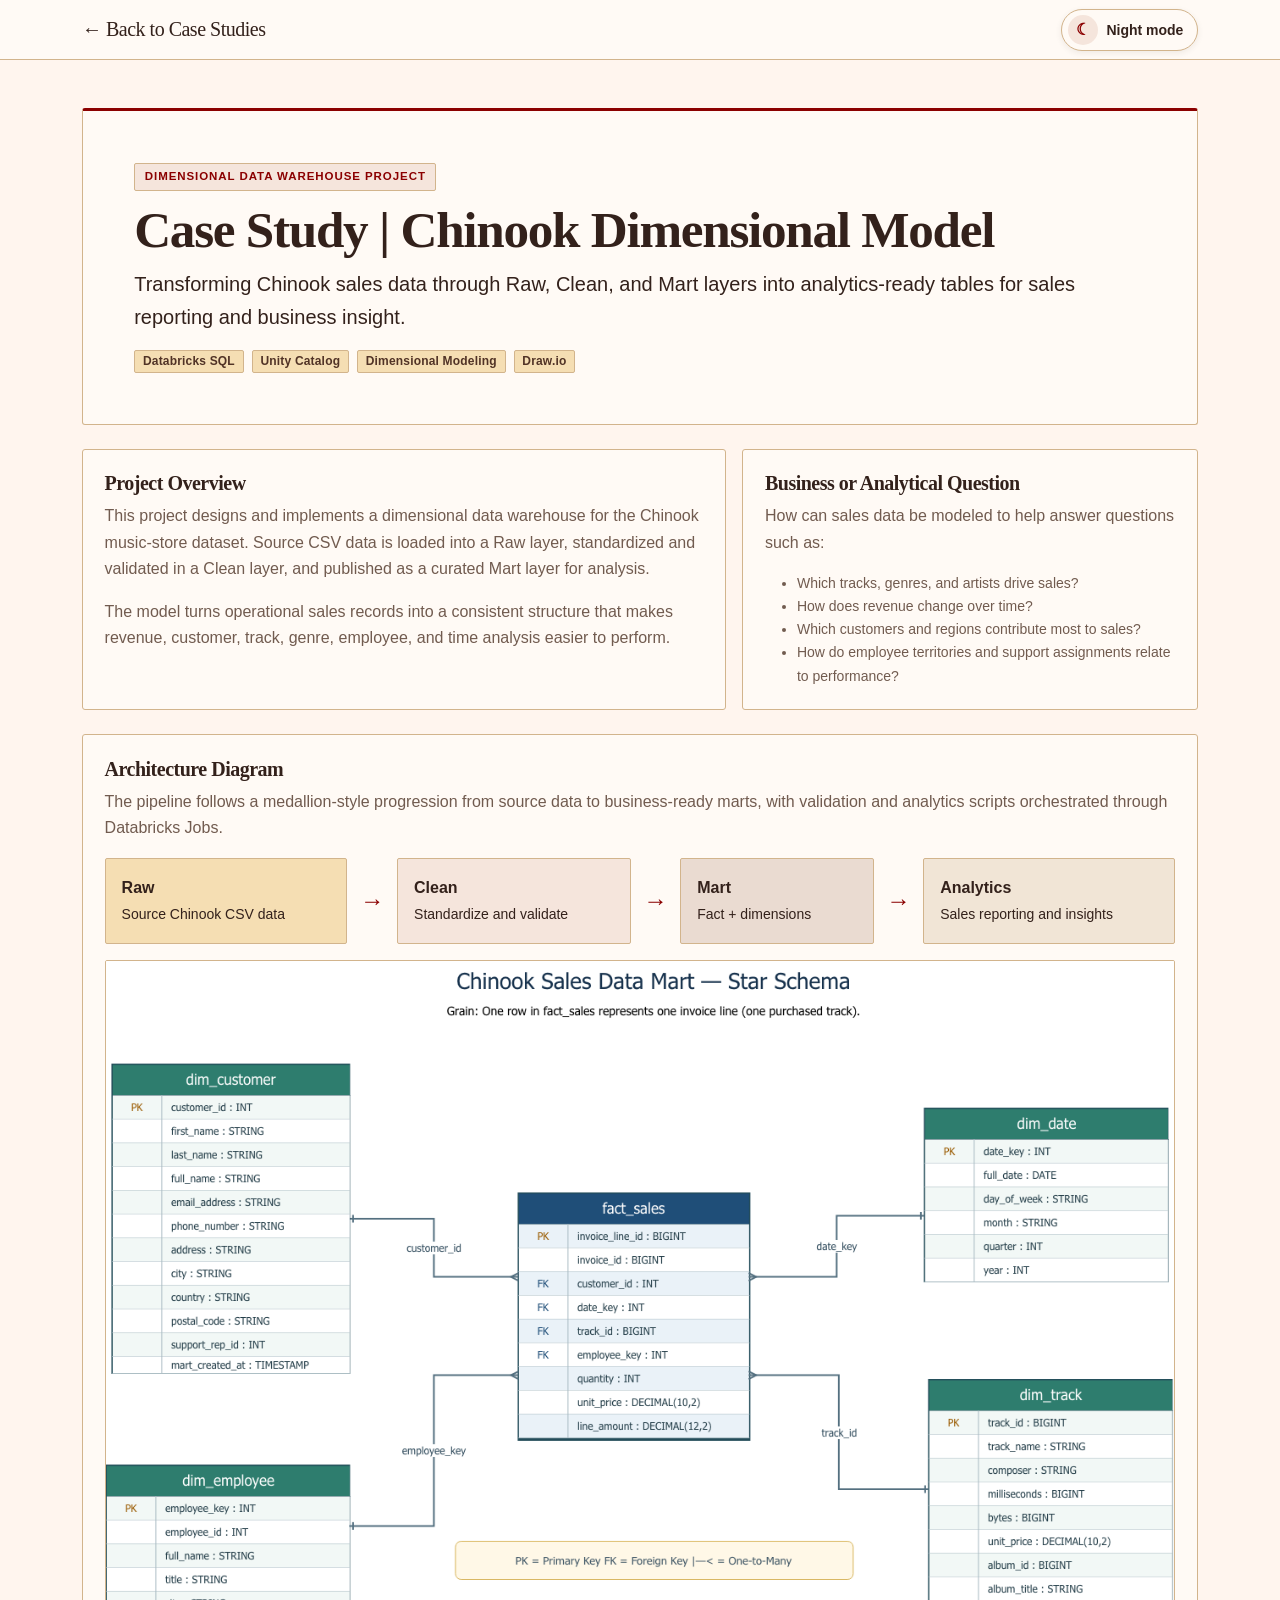
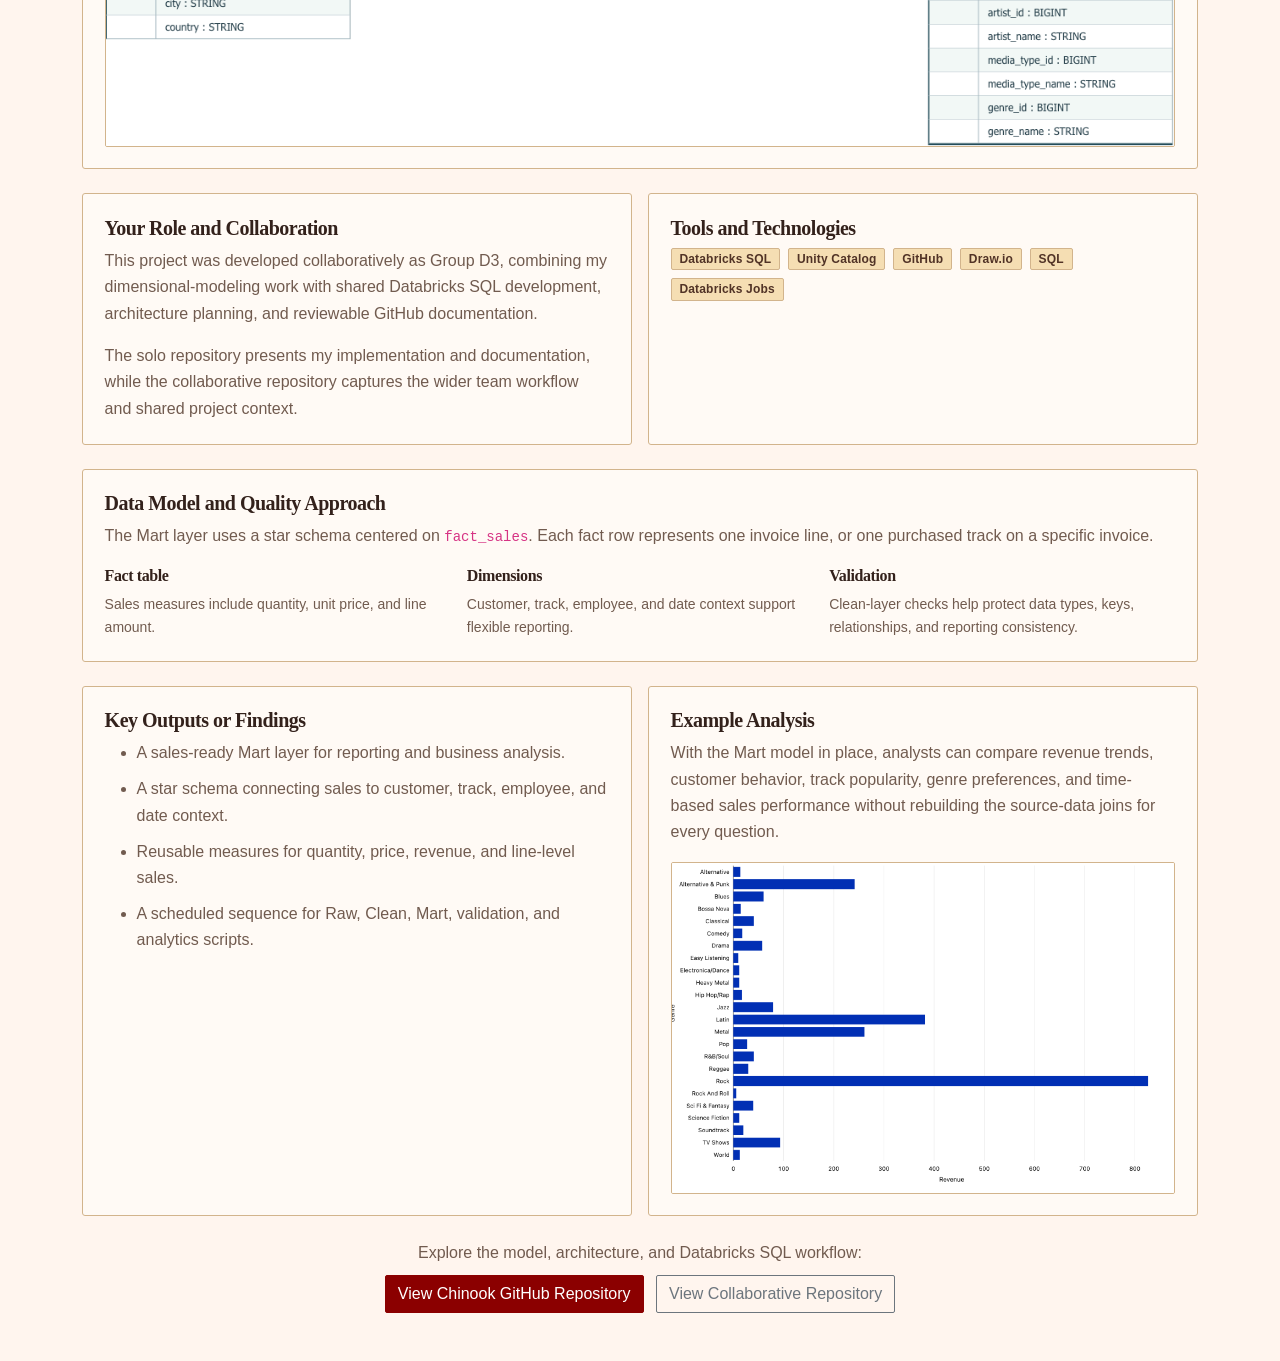
<file: chinook-case.html>
<!DOCTYPE html>
<html lang="en">
<head>
  <meta charset="UTF-8" />
  <meta name="viewport" content="width=device-width, initial-scale=1.0" />
  <title>Case Study | Chinook Dimensional Model</title>
  <meta name="description" content="See how Chinook music-store sales data is transformed into a validated Databricks dimensional warehouse for revenue, customer, artist, and genre analysis." />
  <meta property="og:type" content="article" />
  <meta property="og:title" content="Chinook Dimensional Warehouse | Case Study" />
  <meta property="og:description" content="A Databricks SQL dimensional model turning music-store sales records into analytics-ready data." />
  <link rel="canonical" href="https://joanmaquinano.github.io/jo-maquinano-portfolio/chinook-case.html" />
  <link rel="icon" type="image/svg+xml" href="assets/icons/favicon.svg" />
  <link
    href="https://cdn.jsdelivr.net/npm/bootstrap@5.3.3/dist/css/bootstrap.min.css"
    rel="stylesheet"
  />
  <style>
    :root {
      --bg: #f4f1eb;
      --card: #fbfaf7;
      --text: #292824;
      --muted: #716e67;
      --border: #d8d1c7;
      --coral: #6e273d;
    }

    body {
      background-color: var(--bg);
      color: var(--text);
      font-family: Arial, Helvetica, sans-serif;
    }

    .top-nav {
      border-bottom: 1px solid #e5dcd7;
      background: rgba(255, 253, 250, 0.92);
      backdrop-filter: blur(8px);
    }

    .hero {
      background: rgba(255, 253, 250, 0.92);
      border: 1px solid #e5dcd7;
      border-radius: 20px;
      padding: 2rem;
      box-shadow: 8px 8px 0 rgba(169, 155, 201, 0.16);
    }

    .hero-chip {
      display: inline-block;
      padding: 0.35rem 0.75rem;
      border-radius: 999px;
      background: #f4e6e2;
      color: #835b61;
      font-size: 0.82rem;
      font-weight: 700;
      margin-bottom: 10px;
    }

    .hero h1 { color: #665a76; }

    .section-card {
      background: var(--card);
      border: 1px solid var(--border);
      border-radius: 16px;
      padding: 1.35rem;
      height: 100%;
      box-shadow: 4px 4px 0 rgba(131, 184, 168, 0.14);
    }

    .section-card h2 { color: #74657f; }
    .muted { color: var(--muted); }

    .layer {
      border-radius: 12px;
      padding: 1rem;
      height: 100%;
      border: 1px solid rgba(15, 23, 42, 0.08);
    }

    .layer-raw { background: #f5efdc; }
    .layer-clean { background: #e9f0f0; }
    .layer-mart { background: #eeeaf3; }
    .layer-analytics { background: #e6f1ec; }

    .architecture-flow {
      display: flex;
      flex-wrap: wrap;
      align-items: stretch;
      gap: 0.65rem;
    }

    .flow-arrow {
      display: flex;
      align-items: center;
      color: var(--coral);
      font-size: 1.5rem;
      font-weight: 800;
    }

    .preview-img {
      width: 100%;
      border: 1px solid #e2e8f0;
      border-radius: 12px;
      box-shadow: 0 12px 28px rgba(2, 6, 23, 0.1);
    }

    .output-list li { margin-bottom: 0.6rem; }
  </style>
  <link rel="stylesheet" href="assets/css/editorial.css?v=3" />
  <script>
    try {
      const savedTheme = localStorage.getItem("portfolio-theme");
      document.documentElement.dataset.theme = savedTheme === "dark" || savedTheme === "light"
        ? savedTheme
        : window.matchMedia("(prefers-color-scheme: dark)").matches ? "dark" : "light";
    } catch {
      document.documentElement.dataset.theme = "light";
    }
  </script>
</head>
<body>
  <a class="skip-link" href="#main-content">Skip to content</a>
  <nav class="navbar top-nav sticky-top" aria-label="Project navigation">
    <div class="container d-flex justify-content-between align-items-center">
      <a href="index.html#case-studies" class="navbar-brand fw-semibold text-dark text-decoration-none">
        &larr; Back to Case Studies
      </a>
      <button type="button" class="theme-toggle" aria-label="Switch to night mode" aria-pressed="false">
        <span class="theme-toggle-icon" aria-hidden="true">☾</span><span>Night mode</span>
      </button>
    </div>
  </nav>

  <main id="main-content" class="container py-4 py-md-5">
    <section class="hero mb-4">
      <span class="hero-chip">Dimensional Data Warehouse Project</span>
      <h1 class="h2 fw-bold mb-2">Case Study | Chinook Dimensional Model</h1>
      <p class="lead mb-3">
        Transforming Chinook sales data through Raw, Clean, and Mart layers into
        analytics-ready tables for sales reporting and business insight.
      </p>
      <div class="d-flex flex-wrap gap-2">
        <span class="badge rounded-pill text-bg-warning">Databricks SQL</span>
        <span class="badge rounded-pill text-bg-light">Unity Catalog</span>
        <span class="badge rounded-pill text-bg-light">Dimensional Modeling</span>
        <span class="badge rounded-pill text-bg-light">Draw.io</span>
      </div>
    </section>

    <section class="row g-3 mb-4">
      <div class="col-lg-7">
        <div class="section-card">
          <h2 class="h5 fw-bold">Project Overview</h2>
          <p class="muted">
            This project designs and implements a dimensional data warehouse for the Chinook
            music-store dataset. Source CSV data is loaded into a Raw layer, standardized and
            validated in a Clean layer, and published as a curated Mart layer for analysis.
          </p>
          <p class="muted mb-0">
            The model turns operational sales records into a consistent structure that makes
            revenue, customer, track, genre, employee, and time analysis easier to perform.
          </p>
        </div>
      </div>
      <div class="col-lg-5">
        <div class="section-card">
          <h2 class="h5 fw-bold">Business or Analytical Question</h2>
          <p class="muted">
            How can sales data be modeled to help answer questions such as:
          </p>
          <ul class="muted small mb-0">
            <li>Which tracks, genres, and artists drive sales?</li>
            <li>How does revenue change over time?</li>
            <li>Which customers and regions contribute most to sales?</li>
            <li>How do employee territories and support assignments relate to performance?</li>
          </ul>
        </div>
      </div>
    </section>

    <section class="section-card mb-4">
      <h2 class="h5 fw-bold">Architecture Diagram</h2>
      <p class="muted">
        The pipeline follows a medallion-style progression from source data to business-ready
        marts, with validation and analytics scripts orchestrated through Databricks Jobs.
      </p>
      <div class="architecture-flow mb-3">
        <div class="layer layer-raw flex-fill"><strong>Raw</strong><br><small>Source Chinook CSV data</small></div>
        <div class="flow-arrow">&rarr;</div>
        <div class="layer layer-clean flex-fill"><strong>Clean</strong><br><small>Standardize and validate</small></div>
        <div class="flow-arrow">&rarr;</div>
        <div class="layer layer-mart flex-fill"><strong>Mart</strong><br><small>Fact + dimensions</small></div>
        <div class="flow-arrow">&rarr;</div>
        <div class="layer layer-analytics flex-fill"><strong>Analytics</strong><br><small>Sales reporting and insights</small></div>
      </div>
      <img
        src="assets/images/case-studies/chinook-star-schema.png"
        alt="Chinook sales data mart star schema"
        class="preview-img"
      />
    </section>

    <section class="row g-3 mb-4">
      <div class="col-lg-6">
        <div class="section-card">
          <h2 class="h5 fw-bold">Your Role and Collaboration</h2>
          <p class="muted">
            This project was developed collaboratively as Group D3, combining my dimensional-modeling
            work with shared Databricks SQL development, architecture planning, and reviewable GitHub
            documentation.
          </p>
          <p class="muted mb-0">
            The solo repository presents my implementation and documentation, while the collaborative
            repository captures the wider team workflow and shared project context.
          </p>
        </div>
      </div>
      <div class="col-lg-6">
        <div class="section-card">
          <h2 class="h5 fw-bold">Tools and Technologies</h2>
          <div class="d-flex flex-wrap gap-2">
            <span class="badge rounded-pill text-bg-light">Databricks SQL</span>
            <span class="badge rounded-pill text-bg-light">Unity Catalog</span>
            <span class="badge rounded-pill text-bg-light">GitHub</span>
            <span class="badge rounded-pill text-bg-light">Draw.io</span>
            <span class="badge rounded-pill text-bg-light">SQL</span>
            <span class="badge rounded-pill text-bg-light">Databricks Jobs</span>
          </div>
        </div>
      </div>
    </section>

    <section class="section-card mb-4">
      <h2 class="h5 fw-bold">Data Model and Quality Approach</h2>
      <p class="muted">
        The Mart layer uses a star schema centered on <code>fact_sales</code>. Each fact row
        represents one invoice line, or one purchased track on a specific invoice.
      </p>
      <div class="row g-3">
        <div class="col-md-4">
          <h3 class="h6 fw-bold">Fact table</h3>
          <p class="muted small mb-0">Sales measures include quantity, unit price, and line amount.</p>
        </div>
        <div class="col-md-4">
          <h3 class="h6 fw-bold">Dimensions</h3>
          <p class="muted small mb-0">Customer, track, employee, and date context support flexible reporting.</p>
        </div>
        <div class="col-md-4">
          <h3 class="h6 fw-bold">Validation</h3>
          <p class="muted small mb-0">Clean-layer checks help protect data types, keys, relationships, and reporting consistency.</p>
        </div>
      </div>
    </section>

    <section class="row g-3 mb-4">
      <div class="col-lg-6">
        <div class="section-card">
          <h2 class="h5 fw-bold">Key Outputs or Findings</h2>
          <ul class="output-list muted">
            <li>A sales-ready Mart layer for reporting and business analysis.</li>
            <li>A star schema connecting sales to customer, track, employee, and date context.</li>
            <li>Reusable measures for quantity, price, revenue, and line-level sales.</li>
            <li>A scheduled sequence for Raw, Clean, Mart, validation, and analytics scripts.</li>
          </ul>
        </div>
      </div>
      <div class="col-lg-6">
        <div class="section-card">
          <h2 class="h5 fw-bold">Example Analysis</h2>
          <p class="muted">
            With the Mart model in place, analysts can compare revenue trends, customer behavior,
            track popularity, genre preferences, and time-based sales performance without rebuilding
            the source-data joins for every question.
          </p>
          <img
            src="assets/images/case-studies/chinook-analysis.png"
            alt="Chinook revenue by genre analysis"
            class="preview-img"
          />
        </div>
      </div>
    </section>

    <section class="text-center">
      <p class="muted mb-2">Explore the model, architecture, and Databricks SQL workflow:</p>
      <a
        href="https://github.com/JoanMaquinano/chinook-dimensional-model"
        target="_blank"
        rel="noopener noreferrer"
        class="btn btn-primary"
      >View Chinook GitHub Repository</a>
      <a
        href="https://github.com/ItsYangCoder/d3-chinook-dimensional-model"
        target="_blank"
        rel="noopener noreferrer"
        class="btn btn-outline-secondary ms-2"
      >View Collaborative Repository</a>
    </section>
  </main>
  <script src="assets/js/theme-toggle.js?v=2"></script>
</body>
</html>
</file>
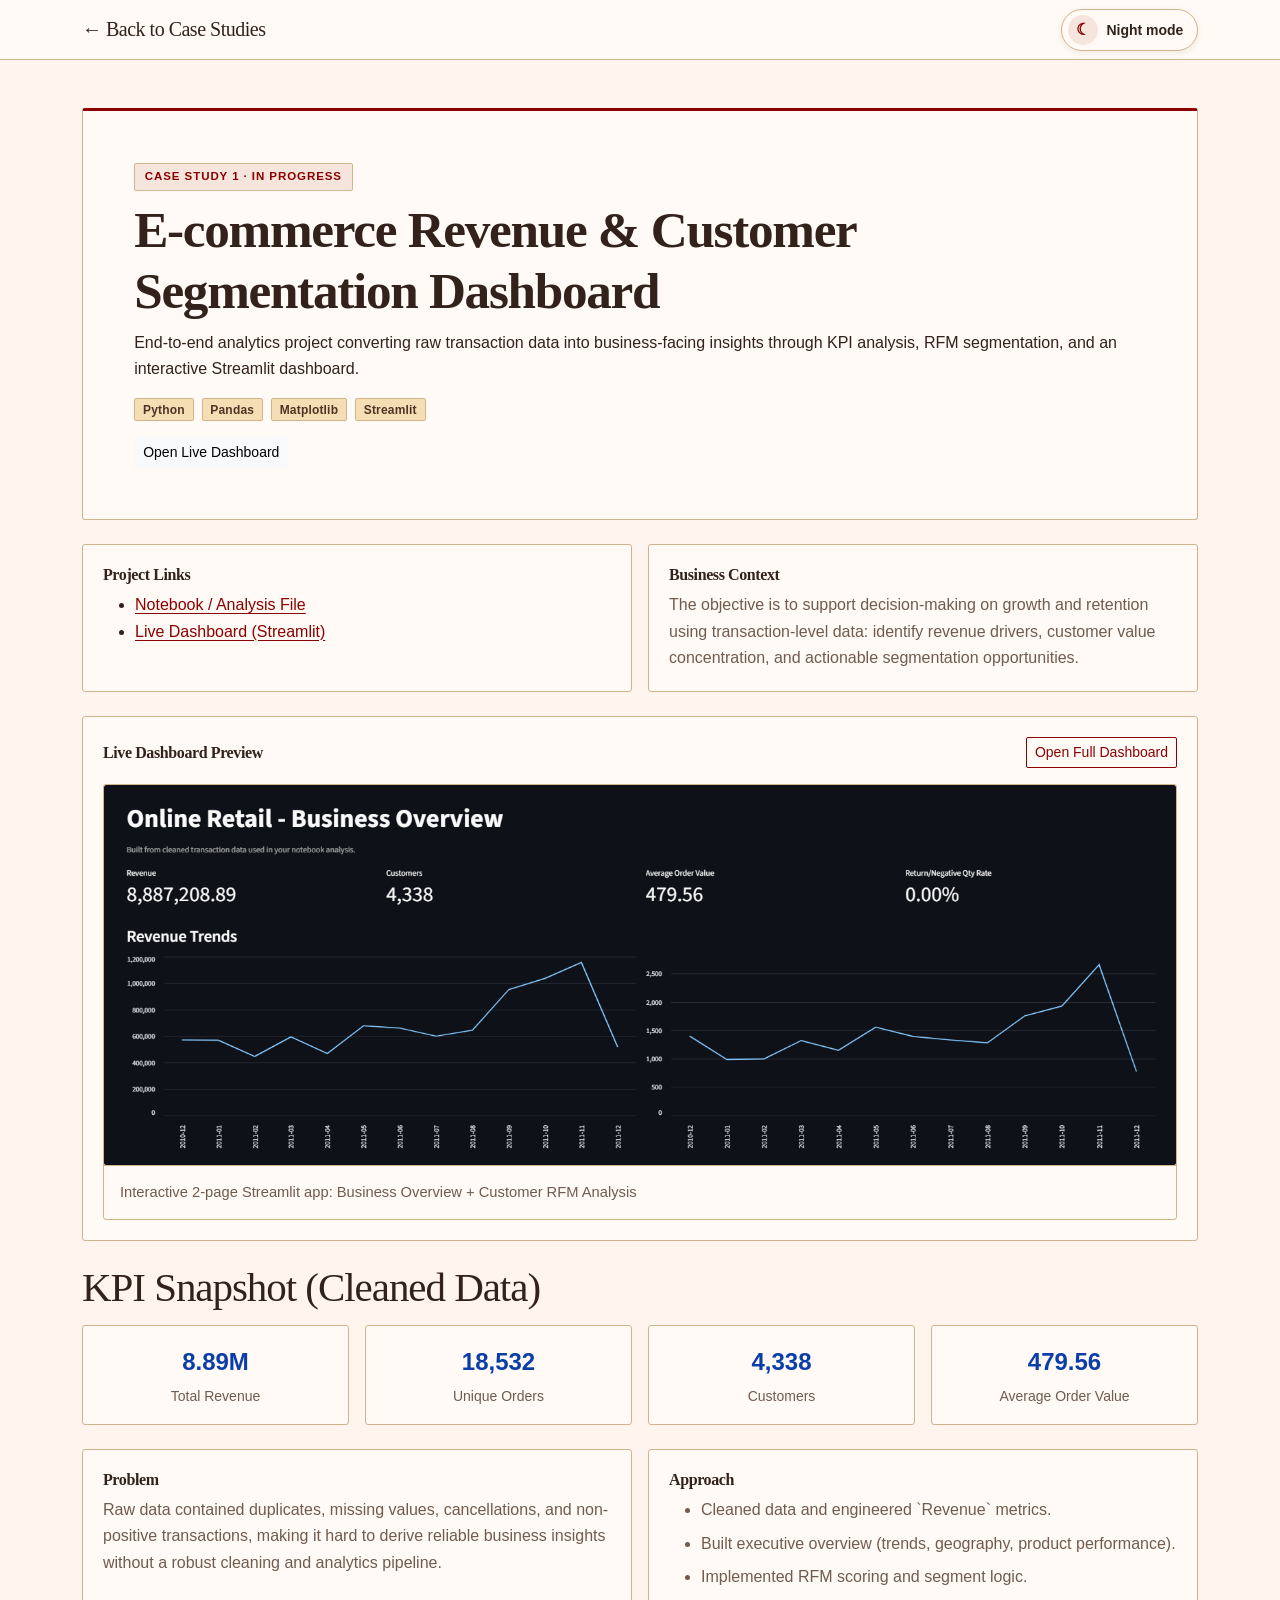
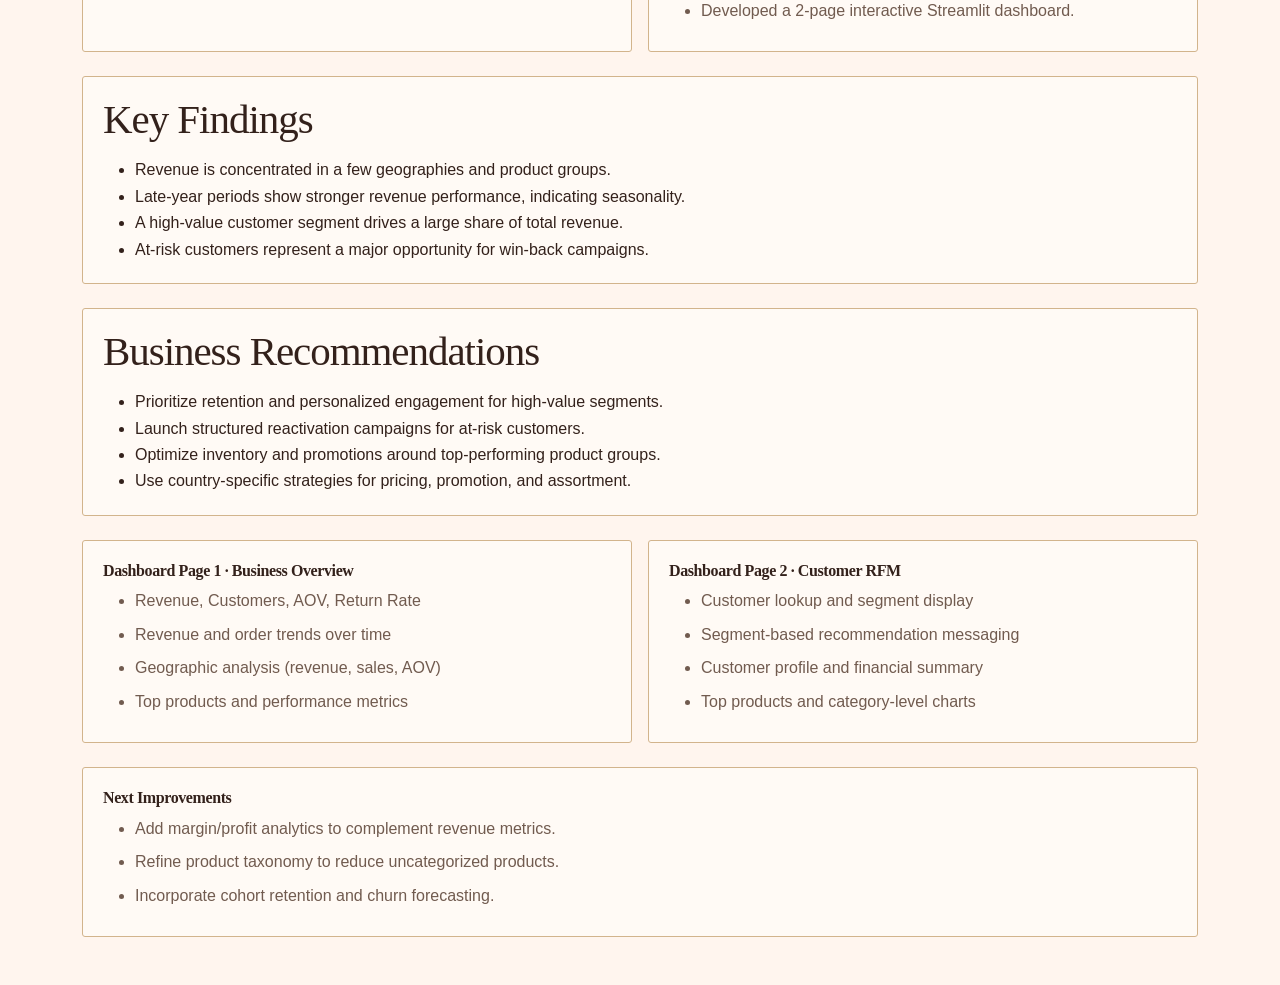
<file: e-commerce-case.html>
<!DOCTYPE html>
<html lang="en">
<head>
  <meta charset="UTF-8" />
  <meta name="viewport" content="width=device-width, initial-scale=1.0" />
  <title>Case Study 1 | E-commerce Revenue & Customer Segmentation</title>
  <meta name="description" content="An end-to-end Python and Streamlit e-commerce analysis covering transaction cleaning, revenue KPIs, RFM customer segmentation, and business dashboards." />
  <meta property="og:type" content="article" />
  <meta property="og:title" content="E-commerce Revenue & Customer Segmentation | Case Study" />
  <meta property="og:description" content="A Python analytics project combining e-commerce data cleaning, RFM segmentation, and a two-page business dashboard." />
  <link rel="canonical" href="https://joanmaquinano.github.io/jo-maquinano-portfolio/e-commerce-case.html" />
  <link rel="icon" type="image/svg+xml" href="assets/icons/favicon.svg" />

  <link
    href="https://cdn.jsdelivr.net/npm/bootstrap@5.3.3/dist/css/bootstrap.min.css"
    rel="stylesheet"
  />

  <style>
    :root {
      --bg: #f4f1eb;
      --card: #fbfaf7;
      --text: #292824;
      --muted: #716e67;
      --primary: #6e273d;
      --border: #d8d1c7;
    }

    body {
      background-color: var(--bg);
      color: var(--text);
      font-family: Arial, Helvetica, sans-serif;
    }

    .section-title {
      font-weight: 700;
      letter-spacing: -0.01em;
    }

    .muted { color: var(--muted); }

    .top-nav {
      border-bottom: 1px solid var(--border);
      background: rgba(255, 253, 250, 0.92);
      backdrop-filter: blur(8px);
    }

    .hero {
      background: var(--card);
      color: var(--text);
      border: 1px solid var(--border);
      border-radius: 3px;
      padding: 2rem;
      box-shadow: none;
      position: relative;
      overflow: hidden;
    }

    .hero-chip {
      display: inline-flex;
      align-items: center;
      gap: 8px;
      padding: 0.35rem 0.75rem;
      border-radius: 999px;
      background: #eeeae3;
      color: var(--primary);
      font-size: 0.82rem;
      font-weight: 600;
      margin-bottom: 10px;
    }

    .section-card {
      background: var(--card);
      border: 1px solid var(--border);
      border-radius: 16px;
      padding: 1.25rem;
      height: 100%;
      transition: transform 0.25s ease, box-shadow 0.25s ease, border-color 0.25s ease;
    }

    .section-card:hover {
      transform: translateY(-3px);
      box-shadow: 0 14px 32px rgba(2, 6, 23, 0.08);
      border-color: #bfdbfe;
    }

    .kpi {
      border: 1px solid var(--border);
      border-radius: 14px;
      background: #fff;
      padding: 1rem;
      text-align: center;
      transition: transform 0.25s ease, box-shadow 0.25s ease;
    }

    .kpi:hover {
      transform: translateY(-3px);
      box-shadow: 0 10px 24px rgba(2, 6, 23, 0.08);
    }

    .kpi .value {
      font-size: 1.5rem;
      font-weight: 700;
      margin-bottom: 0.2rem;
      color: #0b3ea8;
    }

    .preview-wrap {
      border: 1px solid var(--border);
      border-radius: 16px;
      overflow: hidden;
      background: #fff;
      box-shadow: 0 10px 28px rgba(2, 6, 23, 0.08);
      transition: transform 0.25s ease, box-shadow 0.25s ease;
    }

    .preview-wrap:hover {
      transform: translateY(-3px);
      box-shadow: 0 16px 36px rgba(2, 6, 23, 0.12);
    }

    .preview-img {
      width: 100%;
      height: auto;
      display: block;
    }

    .preview-caption {
      padding: 0.9rem 1rem;
      border-top: 1px solid var(--border);
      font-size: 0.92rem;
      color: var(--muted);
    }

    .reveal {
      opacity: 0;
      transform: translateY(16px);
      transition: opacity 0.65s ease, transform 0.65s ease;
    }

    .reveal.show {
      opacity: 1;
      transform: translateY(0);
    }

    .checklist li { margin-bottom: 0.45rem; }
  </style>
  <link rel="stylesheet" href="assets/css/editorial.css?v=3" />
  <script>
    try {
      const savedTheme = localStorage.getItem("portfolio-theme");
      document.documentElement.dataset.theme = savedTheme === "dark" || savedTheme === "light"
        ? savedTheme
        : window.matchMedia("(prefers-color-scheme: dark)").matches ? "dark" : "light";
    } catch {
      document.documentElement.dataset.theme = "light";
    }
  </script>
</head>

<body>
  <a class="skip-link" href="#main-content">Skip to content</a>
  <nav class="navbar top-nav sticky-top" aria-label="Project navigation">
    <div class="container d-flex justify-content-between align-items-center">
      <a href="index.html#case-studies" class="navbar-brand fw-semibold text-decoration-none text-dark">
        &larr; Back to Case Studies
      </a>
      <button type="button" class="theme-toggle" aria-label="Switch to night mode" aria-pressed="false">
        <span class="theme-toggle-icon" aria-hidden="true">☾</span><span>Night mode</span>
      </button>
    </div>
  </nav>

  <main id="main-content" class="container py-4 py-md-5">
    <!-- Hero -->
    <section class="hero mb-4 reveal">
      <div class="hero-chip">Case Study 1 · In Progress</div>
      <h1 class="h3 fw-bold mb-2">E-commerce Revenue & Customer Segmentation Dashboard</h1>
      <p class="mb-3">
        End-to-end analytics project converting raw transaction data into business-facing insights
        through KPI analysis, RFM segmentation, and an interactive Streamlit dashboard.
      </p>

      <div class="d-flex flex-wrap gap-2 mb-3">
        <span class="badge text-bg-light">Python</span>
        <span class="badge text-bg-light">Pandas</span>
        <span class="badge text-bg-light">Matplotlib</span>
        <span class="badge text-bg-light">Streamlit</span>
      </div>

      <a href="https://jo-maquinano-portfolio-gdgubj5fwwmzw5gekmnsik.streamlit.app/" target="_blank" rel="noopener noreferrer" class="btn btn-light btn-sm">
        Open Live Dashboard
      </a>
    </section>

    <!-- Project links -->
    <section class="row g-3 mb-4 reveal">
      <div class="col-md-6">
        <div class="section-card">
          <h2 class="h6 fw-bold">Project Links</h2>
          <ul class="mb-0">
            <li><a href="https://github.com/JoanMaquinano/jo-maquinano-portfolio/blob/main/online%2Bretail/retail_data_analysis.ipynb" target="_blank" rel="noopener noreferrer">Notebook / Analysis File</a></li>
            <li><a href="https://jo-maquinano-portfolio-gdgubj5fwwmzw5gekmnsik.streamlit.app/" target="_blank" rel="noopener noreferrer">Live Dashboard (Streamlit)</a></li>
          </ul>
        </div>
      </div>

      <div class="col-md-6">
        <div class="section-card">
          <h2 class="h6 fw-bold">Business Context</h2>
          <p class="muted mb-0">
            The objective is to support decision-making on growth and retention using
            transaction-level data: identify revenue drivers, customer value concentration,
            and actionable segmentation opportunities.
          </p>
        </div>
      </div>
    </section>

    <!-- Live App Preview -->
    <section class="mb-4 reveal">
      <div class="section-card">
        <div class="d-flex justify-content-between align-items-center mb-3">
          <h2 class="h6 fw-bold mb-0">Live Dashboard Preview</h2>
          <a
            href="https://jo-maquinano-portfolio-gdgubj5fwwmzw5gekmnsik.streamlit.app/"
            target="_blank"
            rel="noopener noreferrer"
            class="btn btn-outline-primary btn-sm"
          >
            Open Full Dashboard
          </a>
        </div>

        <a
          href="https://jo-maquinano-portfolio-gdgubj5fwwmzw5gekmnsik.streamlit.app/"
          target="_blank"
          rel="noopener noreferrer"
          class="text-decoration-none"
        >
          <div class="preview-wrap">
            <!-- Replace this image with your actual dashboard screenshot -->
            <img
              src="assets/images/case-studies/dashboard.png"
              alt="Online Retail Streamlit Dashboard Preview"
              class="preview-img"
            />
            <div class="preview-caption">
              Interactive 2-page Streamlit app: Business Overview + Customer RFM Analysis
            </div>
          </div>
        </a>
      </div>
    </section>

    <!-- KPI snapshot -->
    <section class="mb-4 reveal">
      <h2 class="h5 section-title mb-3">KPI Snapshot (Cleaned Data)</h2>
      <div class="row g-3">
        <div class="col-6 col-md-3">
          <div class="kpi">
            <div class="value">8.89M</div>
            <div class="muted small">Total Revenue</div>
          </div>
        </div>
        <div class="col-6 col-md-3">
          <div class="kpi">
            <div class="value">18,532</div>
            <div class="muted small">Unique Orders</div>
          </div>
        </div>
        <div class="col-6 col-md-3">
          <div class="kpi">
            <div class="value">4,338</div>
            <div class="muted small">Customers</div>
          </div>
        </div>
        <div class="col-6 col-md-3">
          <div class="kpi">
            <div class="value">479.56</div>
            <div class="muted small">Average Order Value</div>
          </div>
        </div>
      </div>
    </section>

    <!-- Problem + approach -->
    <section class="row g-3 mb-4 reveal">
      <div class="col-md-6">
        <div class="section-card">
          <h2 class="h6 fw-bold">Problem</h2>
          <p class="muted mb-0">
            Raw data contained duplicates, missing values, cancellations, and non-positive transactions,
            making it hard to derive reliable business insights without a robust cleaning and analytics pipeline.
          </p>
        </div>
      </div>
      <div class="col-md-6">
        <div class="section-card">
          <h2 class="h6 fw-bold">Approach</h2>
          <ul class="muted checklist mb-0">
            <li>Cleaned data and engineered `Revenue` metrics.</li>
            <li>Built executive overview (trends, geography, product performance).</li>
            <li>Implemented RFM scoring and segment logic.</li>
            <li>Developed a 2-page interactive Streamlit dashboard.</li>
          </ul>
        </div>
      </div>
    </section>

    <!-- Findings -->
    <section class="section-card mb-4 reveal">
      <h2 class="h5 section-title mb-3">Key Findings</h2>
      <ul class="mb-0">
        <li>Revenue is concentrated in a few geographies and product groups.</li>
        <li>Late-year periods show stronger revenue performance, indicating seasonality.</li>
        <li>A high-value customer segment drives a large share of total revenue.</li>
        <li>At-risk customers represent a major opportunity for win-back campaigns.</li>
      </ul>
    </section>

    <!-- Recommendations -->
    <section class="section-card mb-4 reveal">
      <h2 class="h5 section-title mb-3">Business Recommendations</h2>
      <ul class="mb-0">
        <li>Prioritize retention and personalized engagement for high-value segments.</li>
        <li>Launch structured reactivation campaigns for at-risk customers.</li>
        <li>Optimize inventory and promotions around top-performing product groups.</li>
        <li>Use country-specific strategies for pricing, promotion, and assortment.</li>
      </ul>
    </section>

    <!-- Dashboard scope -->
    <section class="row g-3 mb-4 reveal">
      <div class="col-md-6">
        <div class="section-card">
          <h2 class="h6 fw-bold">Dashboard Page 1 · Business Overview</h2>
          <ul class="muted checklist mb-0">
            <li>Revenue, Customers, AOV, Return Rate</li>
            <li>Revenue and order trends over time</li>
            <li>Geographic analysis (revenue, sales, AOV)</li>
            <li>Top products and performance metrics</li>
          </ul>
        </div>
      </div>

      <div class="col-md-6">
        <div class="section-card">
          <h2 class="h6 fw-bold">Dashboard Page 2 · Customer RFM</h2>
          <ul class="muted checklist mb-0">
            <li>Customer lookup and segment display</li>
            <li>Segment-based recommendation messaging</li>
            <li>Customer profile and financial summary</li>
            <li>Top products and category-level charts</li>
          </ul>
        </div>
      </div>
    </section>

    <!-- Next steps -->
    <section class="section-card reveal">
      <h2 class="h6 fw-bold">Next Improvements</h2>
      <ul class="muted checklist mb-0">
        <li>Add margin/profit analytics to complement revenue metrics.</li>
        <li>Refine product taxonomy to reduce uncategorized products.</li>
        <li>Incorporate cohort retention and churn forecasting.</li>
      </ul>
    </section>
  </main>

  <script>
    const observer = new IntersectionObserver((entries) => {
      entries.forEach((entry) => {
        if (entry.isIntersecting) {
          entry.target.classList.add("show");
        }
      });
    }, { threshold: 0.12 });

    document.querySelectorAll(".reveal").forEach((el) => observer.observe(el));
  </script>
  <script src="assets/js/theme-toggle.js?v=2"></script>
</body>
</html>
</file>
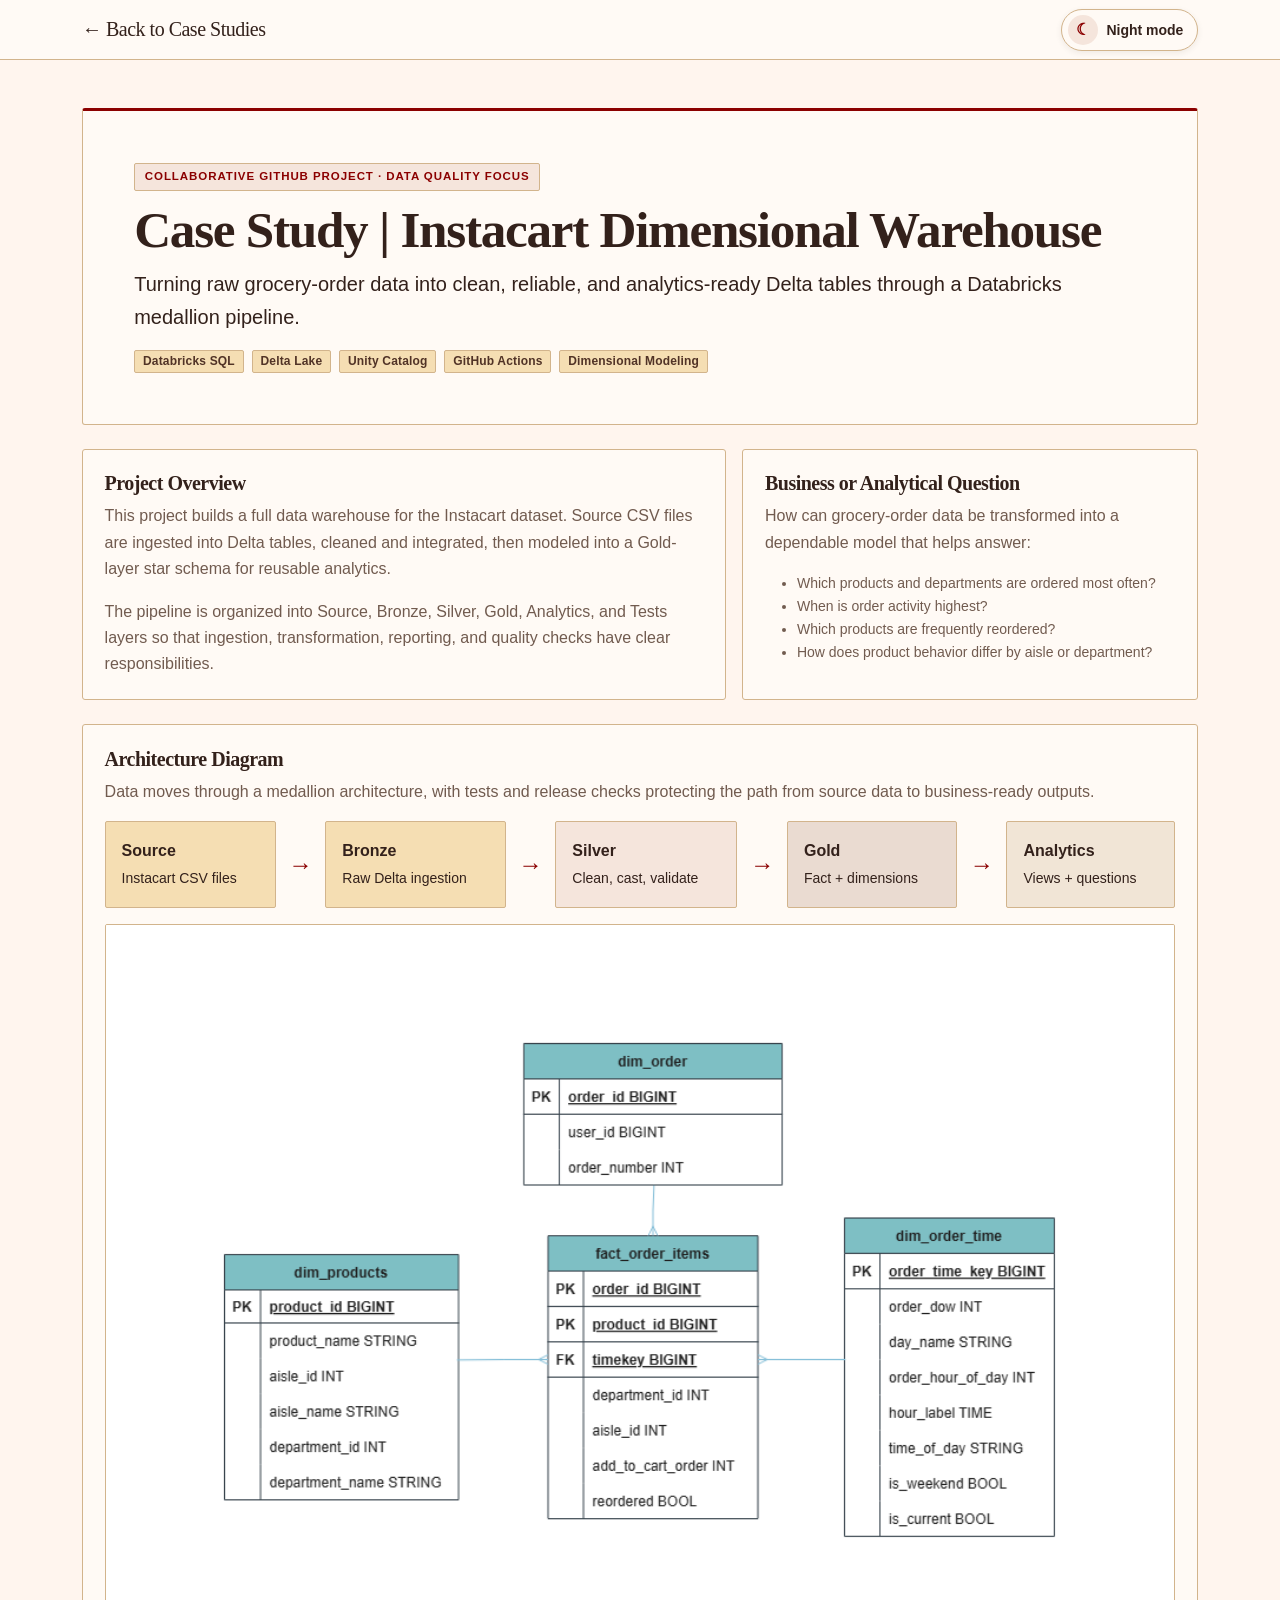
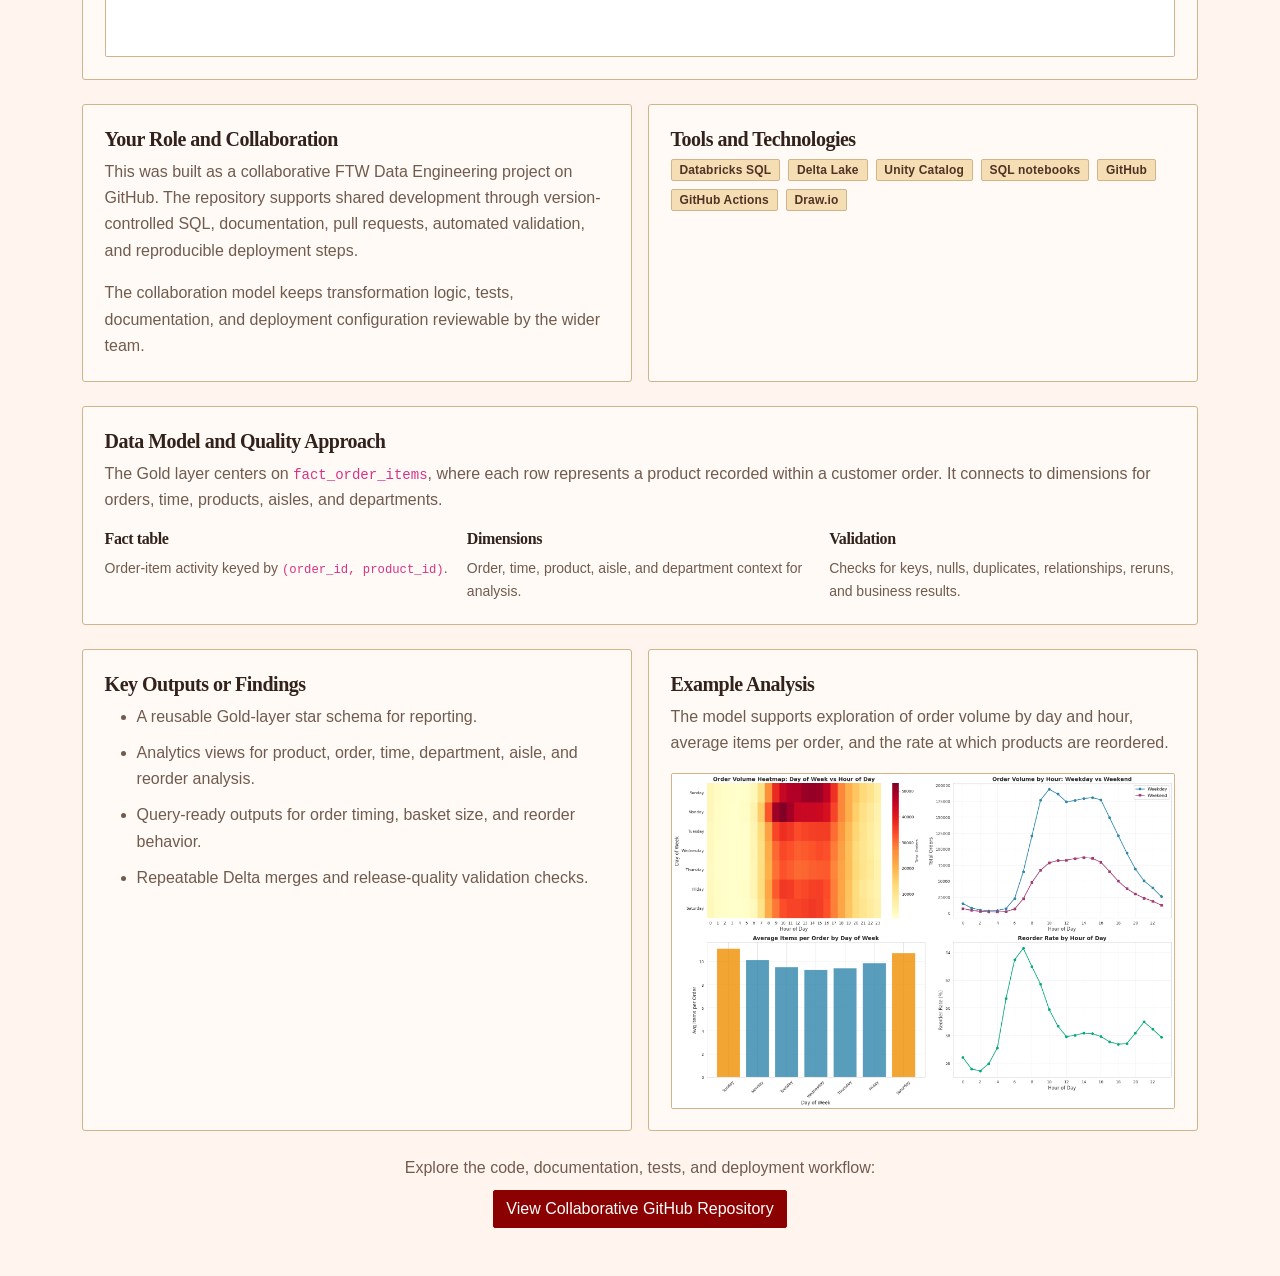
<file: instacart-case.html>
<!DOCTYPE html>
<html lang="en">
<head>
  <meta charset="UTF-8" />
  <meta name="viewport" content="width=device-width, initial-scale=1.0" />
  <title>Case Study | Instacart Dimensional Warehouse</title>
  <meta name="description" content="Explore a collaborative Databricks project that transforms Instacart order data into tested Delta tables for product, reorder, and customer analysis." />
  <meta property="og:type" content="article" />
  <meta property="og:title" content="Instacart Dimensional Warehouse | Case Study" />
  <meta property="og:description" content="A collaborative data warehouse project with tested fact and dimension tables for grocery-order analytics." />
  <link rel="canonical" href="https://joanmaquinano.github.io/jo-maquinano-portfolio/instacart-case.html" />
  <link rel="icon" type="image/svg+xml" href="assets/icons/favicon.svg" />
  <link
    href="https://cdn.jsdelivr.net/npm/bootstrap@5.3.3/dist/css/bootstrap.min.css"
    rel="stylesheet"
  />
  <style>
    :root {
      --bg: #f4f1eb;
      --card: #fbfaf7;
      --text: #292824;
      --muted: #716e67;
      --border: #d8d1c7;
      --coral: #6e273d;
      --purple: #8a6670;
      --mint: #647466;
      --yellow: #9c8052;
    }

    body {
      background-color: var(--bg);
      color: var(--text);
      font-family: Arial, Helvetica, sans-serif;
    }

    .top-nav {
      border-bottom: 1px solid #e5dcd7;
      background: rgba(255, 253, 250, 0.92);
      backdrop-filter: blur(8px);
    }

    .hero {
      background: rgba(255, 253, 250, 0.92);
      border: 1px solid #e5dcd7;
      border-radius: 20px;
      padding: 2rem;
      box-shadow: 8px 8px 0 rgba(169, 155, 201, 0.16);
    }

    .hero-chip {
      display: inline-block;
      padding: 0.35rem 0.75rem;
      border-radius: 999px;
      background: #f4e6e2;
      color: #835b61;
      font-size: 0.82rem;
      font-weight: 700;
      margin-bottom: 10px;
    }

    .hero h1 { color: #665a76; }

    .section-card {
      background: var(--card);
      border: 1px solid var(--border);
      border-radius: 16px;
      padding: 1.35rem;
      height: 100%;
      box-shadow: 4px 4px 0 rgba(131, 184, 168, 0.14);
    }

    .section-card h2 {
      color: #74657f;
    }

    .muted { color: var(--muted); }

    .layer {
      border-radius: 12px;
      padding: 1rem;
      height: 100%;
      border: 1px solid rgba(15, 23, 42, 0.08);
    }

    .layer-source { background: #f5efdc; }
    .layer-bronze { background: #f5e9df; }
    .layer-silver { background: #e9f0f0; }
    .layer-gold { background: #eeeaf3; }
    .layer-analytics { background: #e6f1ec; }

    .architecture-flow {
      display: flex;
      flex-wrap: wrap;
      align-items: stretch;
      gap: 0.65rem;
    }

    .flow-arrow {
      display: flex;
      align-items: center;
      color: var(--coral);
      font-size: 1.5rem;
      font-weight: 800;
    }

    .preview-img {
      width: 100%;
      border: 1px solid #e2e8f0;
      border-radius: 12px;
      box-shadow: 0 12px 28px rgba(2, 6, 23, 0.1);
    }

    .output-list li { margin-bottom: 0.6rem; }
  </style>
  <link rel="stylesheet" href="assets/css/editorial.css?v=3" />
  <script>
    try {
      const savedTheme = localStorage.getItem("portfolio-theme");
      document.documentElement.dataset.theme = savedTheme === "dark" || savedTheme === "light"
        ? savedTheme
        : window.matchMedia("(prefers-color-scheme: dark)").matches ? "dark" : "light";
    } catch {
      document.documentElement.dataset.theme = "light";
    }
  </script>
</head>
<body>
  <a class="skip-link" href="#main-content">Skip to content</a>
  <nav class="navbar top-nav sticky-top" aria-label="Project navigation">
    <div class="container d-flex justify-content-between align-items-center">
      <a href="index.html#case-studies" class="navbar-brand fw-semibold text-dark text-decoration-none">
        &larr; Back to Case Studies
      </a>
      <button type="button" class="theme-toggle" aria-label="Switch to night mode" aria-pressed="false">
        <span class="theme-toggle-icon" aria-hidden="true">☾</span><span>Night mode</span>
      </button>
    </div>
  </nav>

  <main id="main-content" class="container py-4 py-md-5">
    <section class="hero mb-4">
      <span class="hero-chip">Collaborative GitHub Project · Data Quality Focus</span>
      <h1 class="h2 fw-bold mb-2">Case Study | Instacart Dimensional Warehouse</h1>
      <p class="lead mb-3">
        Turning raw grocery-order data into clean, reliable, and analytics-ready Delta tables
        through a Databricks medallion pipeline.
      </p>
      <div class="d-flex flex-wrap gap-2">
        <span class="badge rounded-pill text-bg-warning">Databricks SQL</span>
        <span class="badge rounded-pill text-bg-light">Delta Lake</span>
        <span class="badge rounded-pill text-bg-light">Unity Catalog</span>
        <span class="badge rounded-pill text-bg-light">GitHub Actions</span>
        <span class="badge rounded-pill text-bg-light">Dimensional Modeling</span>
      </div>
    </section>

    <section class="row g-3 mb-4">
      <div class="col-lg-7">
        <div class="section-card">
          <h2 class="h5 fw-bold">Project Overview</h2>
          <p class="muted">
            This project builds a full data warehouse for the Instacart dataset. Source
            CSV files are ingested into Delta tables, cleaned and integrated, then modeled into
            a Gold-layer star schema for reusable analytics.
          </p>
          <p class="muted mb-0">
            The pipeline is organized into Source, Bronze, Silver, Gold, Analytics, and Tests
            layers so that ingestion, transformation, reporting, and quality checks have clear
            responsibilities.
          </p>
        </div>
      </div>
      <div class="col-lg-5">
        <div class="section-card">
          <h2 class="h5 fw-bold">Business or Analytical Question</h2>
          <p class="muted">
            How can grocery-order data be transformed into a dependable model that helps answer:
          </p>
          <ul class="muted small mb-0">
            <li>Which products and departments are ordered most often?</li>
            <li>When is order activity highest?</li>
            <li>Which products are frequently reordered?</li>
            <li>How does product behavior differ by aisle or department?</li>
          </ul>
        </div>
      </div>
    </section>

    <section class="section-card mb-4">
      <h2 class="h5 fw-bold">Architecture Diagram</h2>
      <p class="muted">
        Data moves through a medallion architecture, with tests and release checks protecting
        the path from source data to business-ready outputs.
      </p>
      <div class="architecture-flow mb-3">
        <div class="layer layer-source flex-fill"><strong>Source</strong><br><small>Instacart CSV files</small></div>
        <div class="flow-arrow">&rarr;</div>
        <div class="layer layer-bronze flex-fill"><strong>Bronze</strong><br><small>Raw Delta ingestion</small></div>
        <div class="flow-arrow">&rarr;</div>
        <div class="layer layer-silver flex-fill"><strong>Silver</strong><br><small>Clean, cast, validate</small></div>
        <div class="flow-arrow">&rarr;</div>
        <div class="layer layer-gold flex-fill"><strong>Gold</strong><br><small>Fact + dimensions</small></div>
        <div class="flow-arrow">&rarr;</div>
        <div class="layer layer-analytics flex-fill"><strong>Analytics</strong><br><small>Views + questions</small></div>
      </div>
      <img
        src="assets/images/case-studies/instacart-architecture.png"
        alt="Instacart pipeline architecture diagram"
        class="preview-img"
      />
    </section>

    <section class="row g-3 mb-4">
      <div class="col-lg-6">
        <div class="section-card">
          <h2 class="h5 fw-bold">Your Role and Collaboration</h2>
          <p class="muted">
            This was built as a collaborative FTW Data Engineering project on GitHub. The
            repository supports shared development through version-controlled SQL, documentation,
            pull requests, automated validation, and reproducible deployment steps.
          </p>
          <p class="muted mb-0">
            The collaboration model keeps transformation logic, tests, documentation, and
            deployment configuration reviewable by the wider team.
          </p>
        </div>
      </div>
      <div class="col-lg-6">
        <div class="section-card">
          <h2 class="h5 fw-bold">Tools and Technologies</h2>
          <div class="d-flex flex-wrap gap-2">
            <span class="badge rounded-pill text-bg-light">Databricks SQL</span>
            <span class="badge rounded-pill text-bg-light">Delta Lake</span>
            <span class="badge rounded-pill text-bg-light">Unity Catalog</span>
            <span class="badge rounded-pill text-bg-light">SQL notebooks</span>
            <span class="badge rounded-pill text-bg-light">GitHub</span>
            <span class="badge rounded-pill text-bg-light">GitHub Actions</span>
            <span class="badge rounded-pill text-bg-light">Draw.io</span>
          </div>
        </div>
      </div>
    </section>

    <section class="section-card mb-4">
      <h2 class="h5 fw-bold">Data Model and Quality Approach</h2>
      <p class="muted">
        The Gold layer centers on <code>fact_order_items</code>, where each row represents a
        product recorded within a customer order. It connects to dimensions for orders, time,
        products, aisles, and departments.
      </p>
      <div class="row g-3">
        <div class="col-md-4">
          <h3 class="h6 fw-bold">Fact table</h3>
          <p class="muted small mb-0">Order-item activity keyed by <code>(order_id, product_id)</code>.</p>
        </div>
        <div class="col-md-4">
          <h3 class="h6 fw-bold">Dimensions</h3>
          <p class="muted small mb-0">Order, time, product, aisle, and department context for analysis.</p>
        </div>
        <div class="col-md-4">
          <h3 class="h6 fw-bold">Validation</h3>
          <p class="muted small mb-0">Checks for keys, nulls, duplicates, relationships, reruns, and business results.</p>
        </div>
      </div>
    </section>

    <section class="row g-3 mb-4">
      <div class="col-lg-6">
        <div class="section-card">
          <h2 class="h5 fw-bold">Key Outputs or Findings</h2>
          <ul class="output-list muted">
            <li>A reusable Gold-layer star schema for reporting.</li>
            <li>Analytics views for product, order, time, department, aisle, and reorder analysis.</li>
            <li>Query-ready outputs for order timing, basket size, and reorder behavior.</li>
            <li>Repeatable Delta merges and release-quality validation checks.</li>
          </ul>
        </div>
      </div>
      <div class="col-lg-6">
        <div class="section-card">
          <h2 class="h5 fw-bold">Example Analysis</h2>
          <p class="muted">
            The model supports exploration of order volume by day and hour, average items per
            order, and the rate at which products are reordered.
          </p>
          <img
            src="assets/images/case-studies/instacart-order-analysis.png"
            alt="Instacart order volume and reorder analysis charts"
            class="preview-img"
          />
        </div>
      </div>
    </section>

    <section class="text-center">
      <p class="muted mb-2">Explore the code, documentation, tests, and deployment workflow:</p>
      <a
        href="https://github.com/jess-christine/instacart-pipeline"
        target="_blank"
        rel="noopener noreferrer"
        class="btn btn-primary"
      >View Collaborative GitHub Repository</a>
    </section>
  </main>
  <script src="assets/js/theme-toggle.js?v=2"></script>
</body>
</html>
</file>
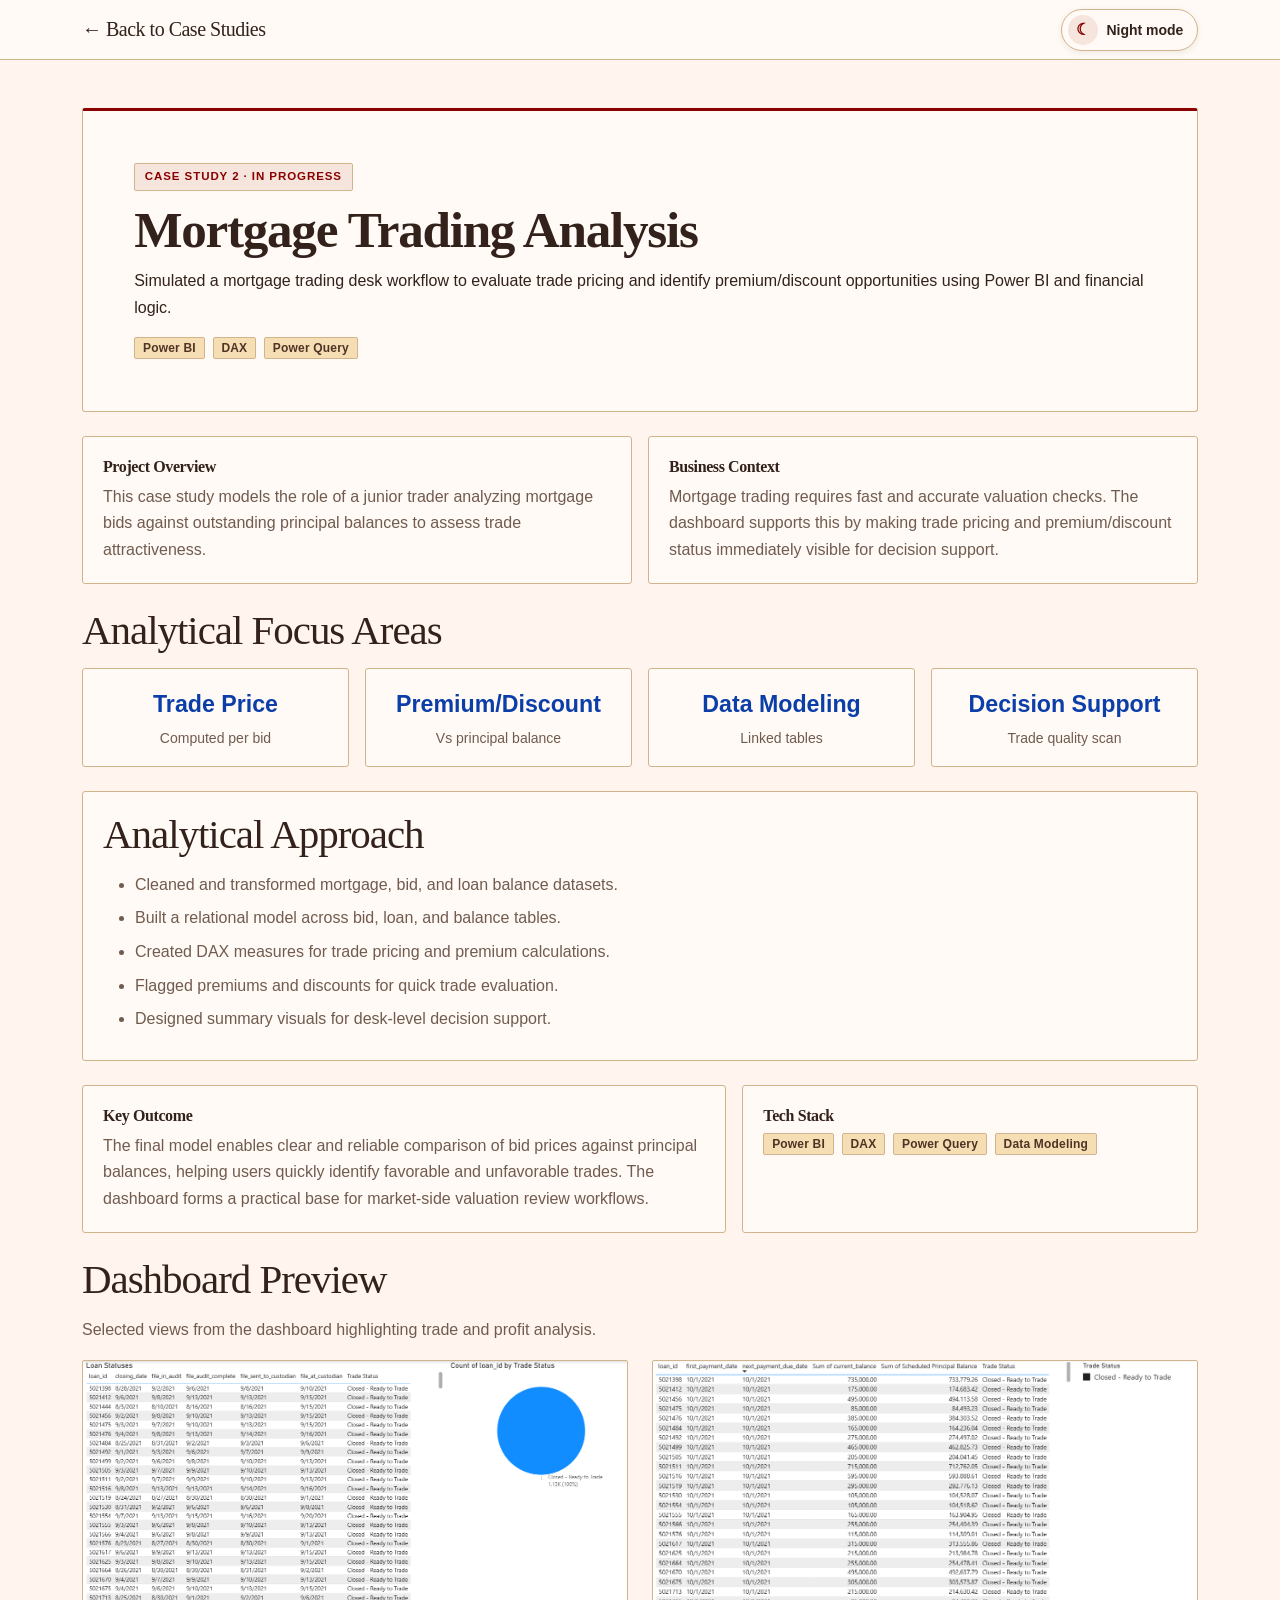
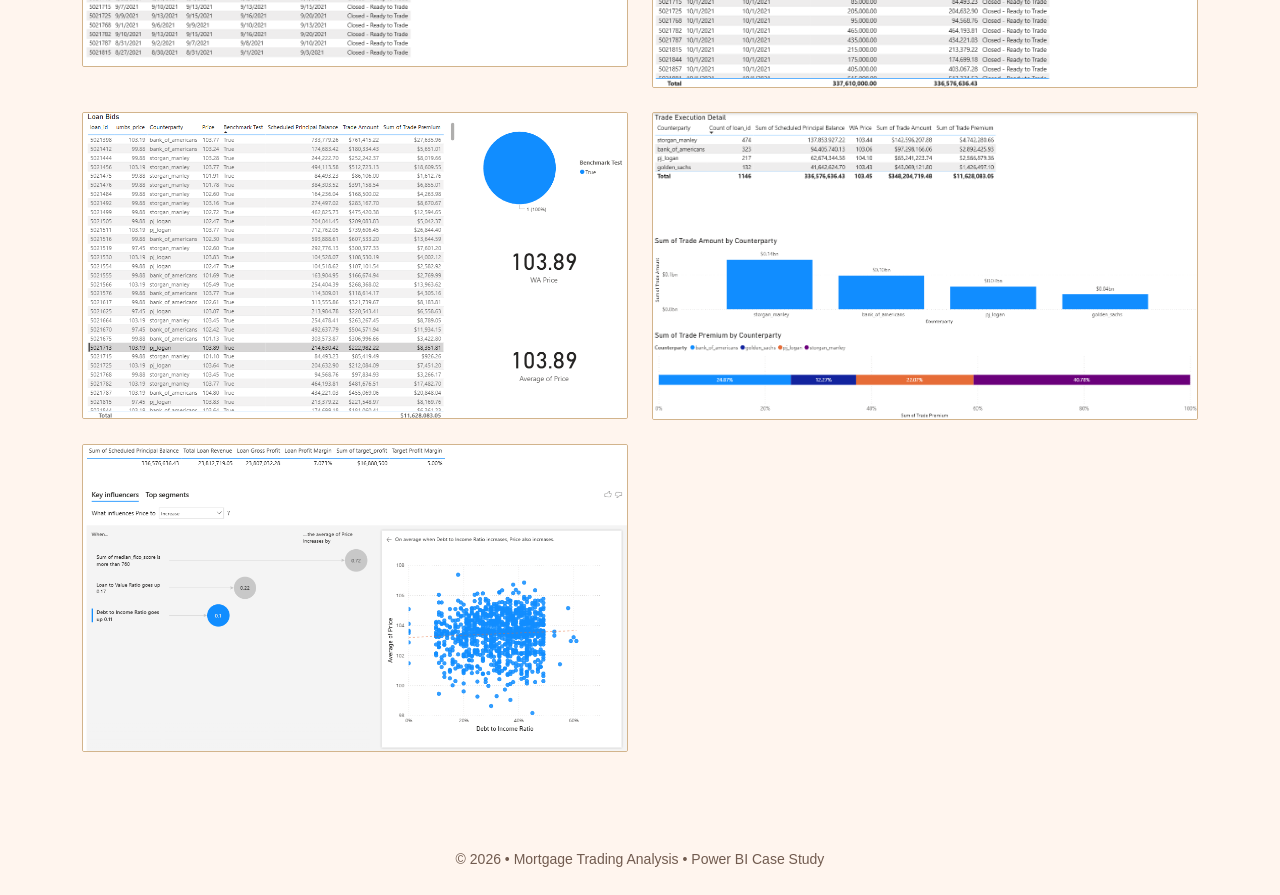
<file: mortgage-case.html>
<!DOCTYPE html>
<html lang="en">
<head>
  <meta charset="UTF-8" />
  <meta name="viewport" content="width=device-width, initial-scale=1.0" />
  <title>Case Study 2 | Mortgage Trading Analysis</title>
  <meta name="description" content="A Power BI and DAX mortgage trading analysis exploring loan bids, trade pricing, premiums, and desk-level decision support." />
  <meta property="og:type" content="article" />
  <meta property="og:title" content="Mortgage Trading Analysis | Case Study" />
  <meta property="og:description" content="A simulated mortgage trading desk workflow analyzing loan pricing, bids, and premiums with Power BI." />
  <link rel="canonical" href="https://joanmaquinano.github.io/jo-maquinano-portfolio/mortgage-case.html" />
  <link rel="icon" type="image/svg+xml" href="assets/icons/favicon.svg" />

  <link
    href="https://cdn.jsdelivr.net/npm/bootstrap@5.3.3/dist/css/bootstrap.min.css"
    rel="stylesheet"
  />

  <style>
    :root {
      --bg: #f4f1eb;
      --card: #fbfaf7;
      --text: #292824;
      --muted: #716e67;
      --primary: #6e273d;
      --primary-soft: #eee5e6;
      --border: #d8d1c7;
    }

    body {
      background-color: var(--bg);
      color: var(--text);
      font-family: Arial, Helvetica, sans-serif;
    }

    .top-nav {
      border-bottom: 1px solid var(--border);
      background: rgba(255, 253, 250, 0.92);
      backdrop-filter: blur(8px);
    }

    .section-title {
      font-weight: 700;
      letter-spacing: -0.01em;
    }

    .muted {
      color: var(--muted);
    }

    .hero {
      background: var(--card);
      color: var(--text);
      border: 1px solid var(--border);
      border-radius: 3px;
      padding: 2rem;
      box-shadow: none;
      position: relative;
      overflow: hidden;
    }

    .hero-chip {
      display: inline-flex;
      align-items: center;
      gap: 8px;
      padding: 0.35rem 0.75rem;
      border-radius: 999px;
      background: #eeeae3;
      color: var(--primary);
      font-size: 0.82rem;
      font-weight: 600;
      margin-bottom: 10px;
    }

    .section-card {
      background: var(--card);
      border: 1px solid var(--border);
      border-radius: 16px;
      padding: 1.25rem;
      height: 100%;
      transition: transform 0.25s ease, box-shadow 0.25s ease, border-color 0.25s ease;
    }

    .section-card:hover {
      transform: translateY(-3px);
      box-shadow: 0 14px 32px rgba(2, 6, 23, 0.08);
      border-color: #bfdbfe;
    }

    .kpi {
      border: 1px solid var(--border);
      border-radius: 14px;
      background: #fff;
      padding: 1rem;
      text-align: center;
      transition: transform 0.25s ease, box-shadow 0.25s ease;
    }

    .kpi:hover {
      transform: translateY(-3px);
      box-shadow: 0 10px 24px rgba(2, 6, 23, 0.08);
    }

    .kpi .value {
      font-size: 1.45rem;
      font-weight: 700;
      margin-bottom: 0.2rem;
      color: #0b3ea8;
    }

    .badge-tech {
      background: #e0e7ff;
      color: #3730a3;
      border: 1px solid #c7d2fe;
      font-weight: 600;
    }

    .preview-img {
      border: 1px solid var(--border);
      border-radius: 12px;
      box-shadow: 0 12px 28px rgba(2, 6, 23, 0.08);
      transition: transform 0.28s ease, box-shadow 0.28s ease;
    }

    .preview-img:hover {
      transform: translateY(-3px);
      box-shadow: 0 18px 36px rgba(2, 6, 23, 0.12);
    }

    .reveal {
      opacity: 0;
      transform: translateY(16px);
      transition: opacity 0.65s ease, transform 0.65s ease;
    }

    .reveal.show {
      opacity: 1;
      transform: translateY(0);
    }

    .checklist li {
      margin-bottom: 0.45rem;
    }
  </style>
  <link rel="stylesheet" href="assets/css/editorial.css?v=3" />
  <script>
    try {
      const savedTheme = localStorage.getItem("portfolio-theme");
      document.documentElement.dataset.theme = savedTheme === "dark" || savedTheme === "light"
        ? savedTheme
        : window.matchMedia("(prefers-color-scheme: dark)").matches ? "dark" : "light";
    } catch {
      document.documentElement.dataset.theme = "light";
    }
  </script>
</head>

<body>
  <a class="skip-link" href="#main-content">Skip to content</a>
  <nav class="navbar top-nav sticky-top" aria-label="Project navigation">
    <div class="container d-flex justify-content-between align-items-center">
      <a href="index.html#case-studies" class="navbar-brand fw-semibold text-decoration-none text-dark">
        &larr; Back to Case Studies
      </a>
      <button type="button" class="theme-toggle" aria-label="Switch to night mode" aria-pressed="false">
        <span class="theme-toggle-icon" aria-hidden="true">☾</span><span>Night mode</span>
      </button>
    </div>
  </nav>

  <main id="main-content" class="container py-4 py-md-5">
    <!-- Hero -->
    <section class="hero mb-4 reveal">
      <div class="hero-chip">Case Study 2 · In Progress</div>
      <h1 class="h3 fw-bold mb-2">Mortgage Trading Analysis</h1>
      <p class="mb-3">
        Simulated a mortgage trading desk workflow to evaluate trade pricing and identify
        premium/discount opportunities using Power BI and financial logic.
      </p>
      <div class="d-flex flex-wrap gap-2">
        <span class="badge text-bg-light">Power BI</span>
        <span class="badge text-bg-light">DAX</span>
        <span class="badge text-bg-light">Power Query</span>
      </div>
    </section>

    <!-- Overview cards -->
    <section class="row g-3 mb-4 reveal">
      <div class="col-md-6">
        <div class="section-card">
          <h2 class="h6 fw-bold">Project Overview</h2>
          <p class="muted mb-0">
            This case study models the role of a junior trader analyzing mortgage bids
            against outstanding principal balances to assess trade attractiveness.
          </p>
        </div>
      </div>
      <div class="col-md-6">
        <div class="section-card">
          <h2 class="h6 fw-bold">Business Context</h2>
          <p class="muted mb-0">
            Mortgage trading requires fast and accurate valuation checks.
            The dashboard supports this by making trade pricing and premium/discount status
            immediately visible for decision support.
          </p>
        </div>
      </div>
    </section>

    <!-- KPI-style metrics -->
    <section class="mb-4 reveal">
      <h2 class="h5 section-title mb-3">Analytical Focus Areas</h2>
      <div class="row g-3">
        <div class="col-6 col-md-3">
          <div class="kpi">
            <div class="value">Trade Price</div>
            <div class="muted small">Computed per bid</div>
          </div>
        </div>
        <div class="col-6 col-md-3">
          <div class="kpi">
            <div class="value">Premium/Discount</div>
            <div class="muted small">Vs principal balance</div>
          </div>
        </div>
        <div class="col-6 col-md-3">
          <div class="kpi">
            <div class="value">Data Modeling</div>
            <div class="muted small">Linked tables</div>
          </div>
        </div>
        <div class="col-6 col-md-3">
          <div class="kpi">
            <div class="value">Decision Support</div>
            <div class="muted small">Trade quality scan</div>
          </div>
        </div>
      </div>
    </section>

    <!-- Method -->
    <section class="section-card mb-4 reveal">
      <h2 class="h5 section-title mb-3">Analytical Approach</h2>
      <ul class="muted checklist mb-0">
        <li>Cleaned and transformed mortgage, bid, and loan balance datasets.</li>
        <li>Built a relational model across bid, loan, and balance tables.</li>
        <li>Created DAX measures for trade pricing and premium calculations.</li>
        <li>Flagged premiums and discounts for quick trade evaluation.</li>
        <li>Designed summary visuals for desk-level decision support.</li>
      </ul>
    </section>

    <!-- Outcome + tools -->
    <section class="row g-3 mb-4 reveal">
      <div class="col-md-7">
        <div class="section-card">
          <h2 class="h6 fw-bold">Key Outcome</h2>
          <p class="muted mb-0">
            The final model enables clear and reliable comparison of bid prices against
            principal balances, helping users quickly identify favorable and unfavorable trades.
            The dashboard forms a practical base for market-side valuation review workflows.
          </p>
        </div>
      </div>
      <div class="col-md-5">
        <div class="section-card">
          <h2 class="h6 fw-bold">Tech Stack</h2>
          <div class="d-flex flex-wrap gap-2">
            <span class="badge badge-tech">Power BI</span>
            <span class="badge badge-tech">DAX</span>
            <span class="badge badge-tech">Power Query</span>
            <span class="badge badge-tech">Data Modeling</span>
          </div>
        </div>
      </div>
    </section>

    <!-- Dashboard preview -->
    <section class="mb-4 reveal">
      <h2 class="h5 section-title mb-3">Dashboard Preview</h2>
      <p class="muted">
        Selected views from the dashboard highlighting trade and profit analysis.
      </p>

      <div class="row g-4">
        <div class="col-md-6">
          <img
            src="assets/images/case-studies/loan-status.png"
            class="img-fluid preview-img"
            alt=""
          />
        </div>
        <div class="col-md-6">
          <img
            src="assets/images/case-studies/loan-balances.png"
            class="img-fluid preview-img"
            alt=""
          />
        </div>
        <div class="col-md-6">
          <img
            src="assets/images/case-studies/trade-analysis.png"
            class="img-fluid preview-img"
            alt="Trade analysis table showing trade price and premium"
          />
        </div>
        <div class="col-md-6">
          <img
            src="assets/images/case-studies/trade-execution.png"
            class="img-fluid preview-img"
            alt=""
          />
        </div>
        <div class="col-md-6">
          <img
            src="assets/images/case-studies/profit-analysis.png"
            class="img-fluid preview-img"
            alt="Trade summary dashboard"
          />
        </div>
      </div>
    </section>
  </main>

  <footer class="py-4">
    <div class="container text-center small muted">
      © 2026 • Mortgage Trading Analysis • Power BI Case Study
    </div>
  </footer>

  <script>
    const observer = new IntersectionObserver((entries) => {
      entries.forEach((entry) => {
        if (entry.isIntersecting) {
          entry.target.classList.add("show");
        }
      });
    }, { threshold: 0.12 });

    document.querySelectorAll(".reveal").forEach((el) => observer.observe(el));
  </script>
  <script src="assets/js/theme-toggle.js?v=2"></script>
</body>
</html>
</file>
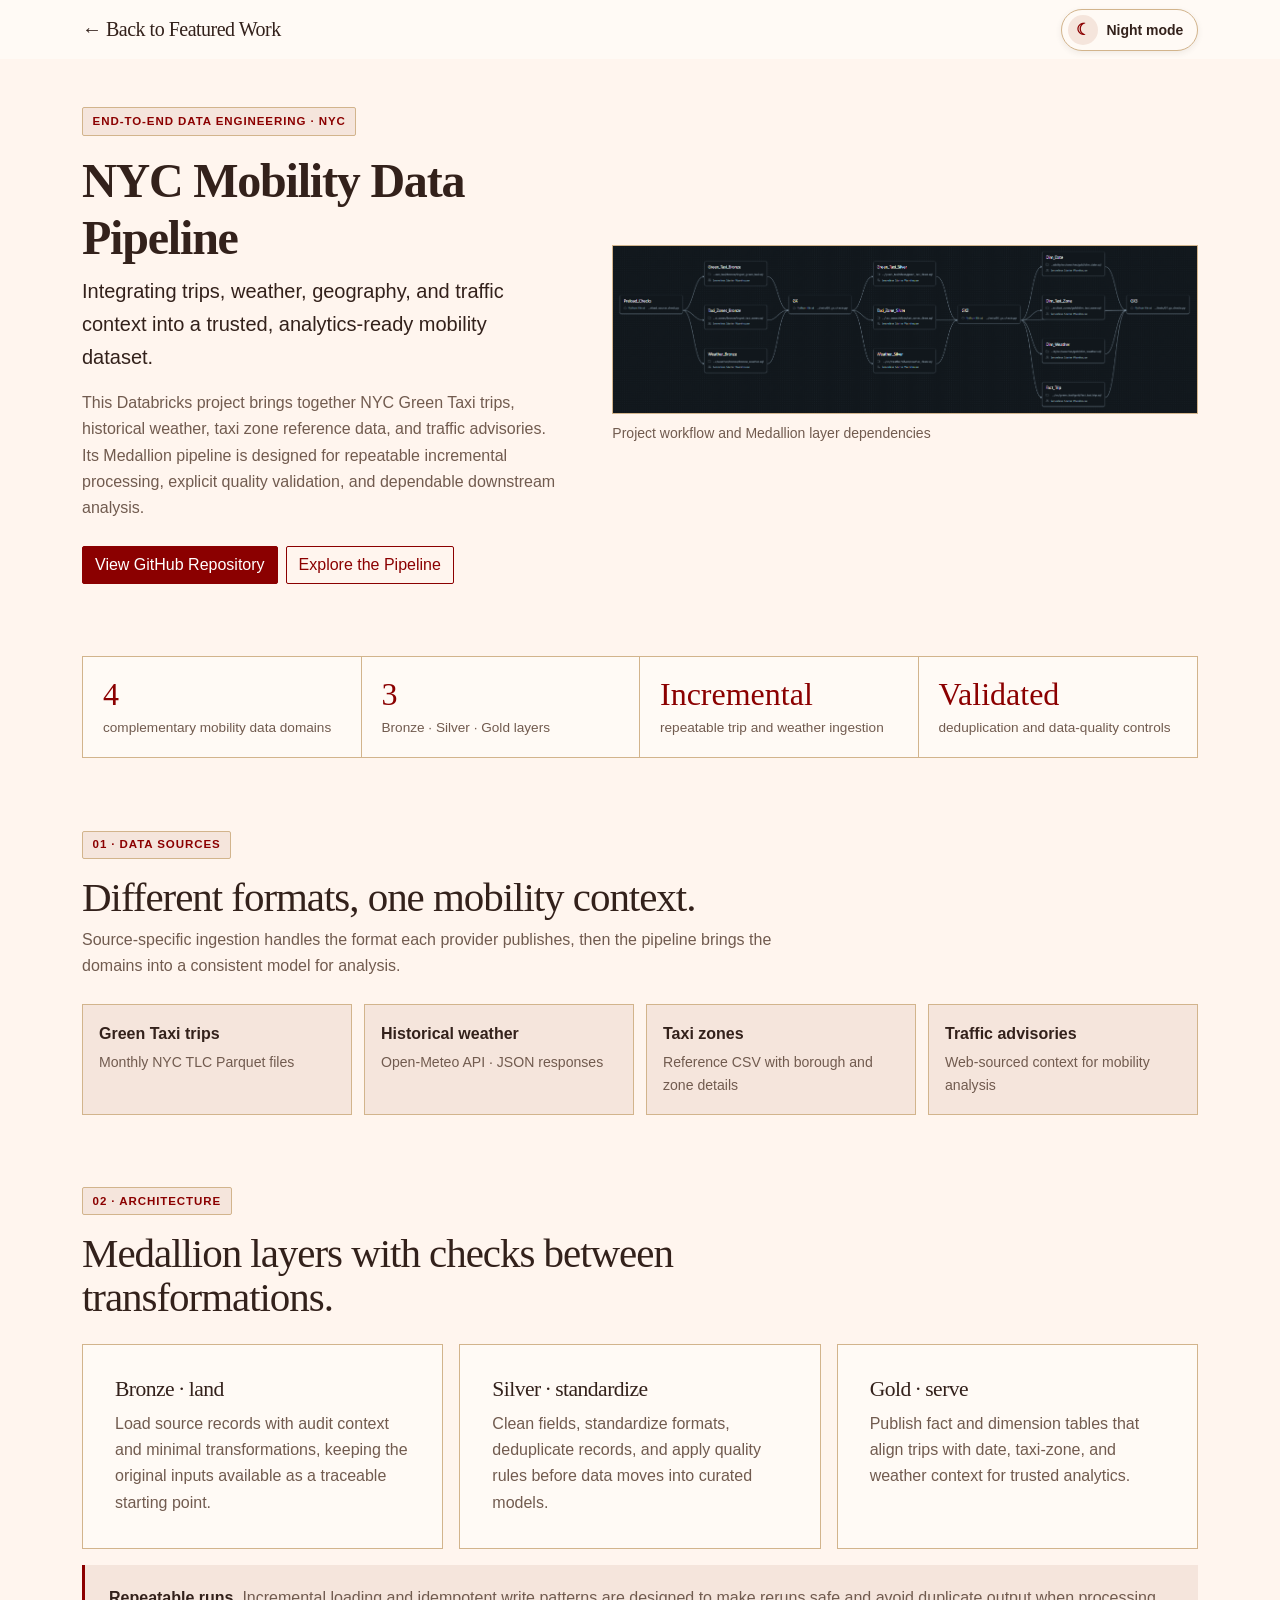
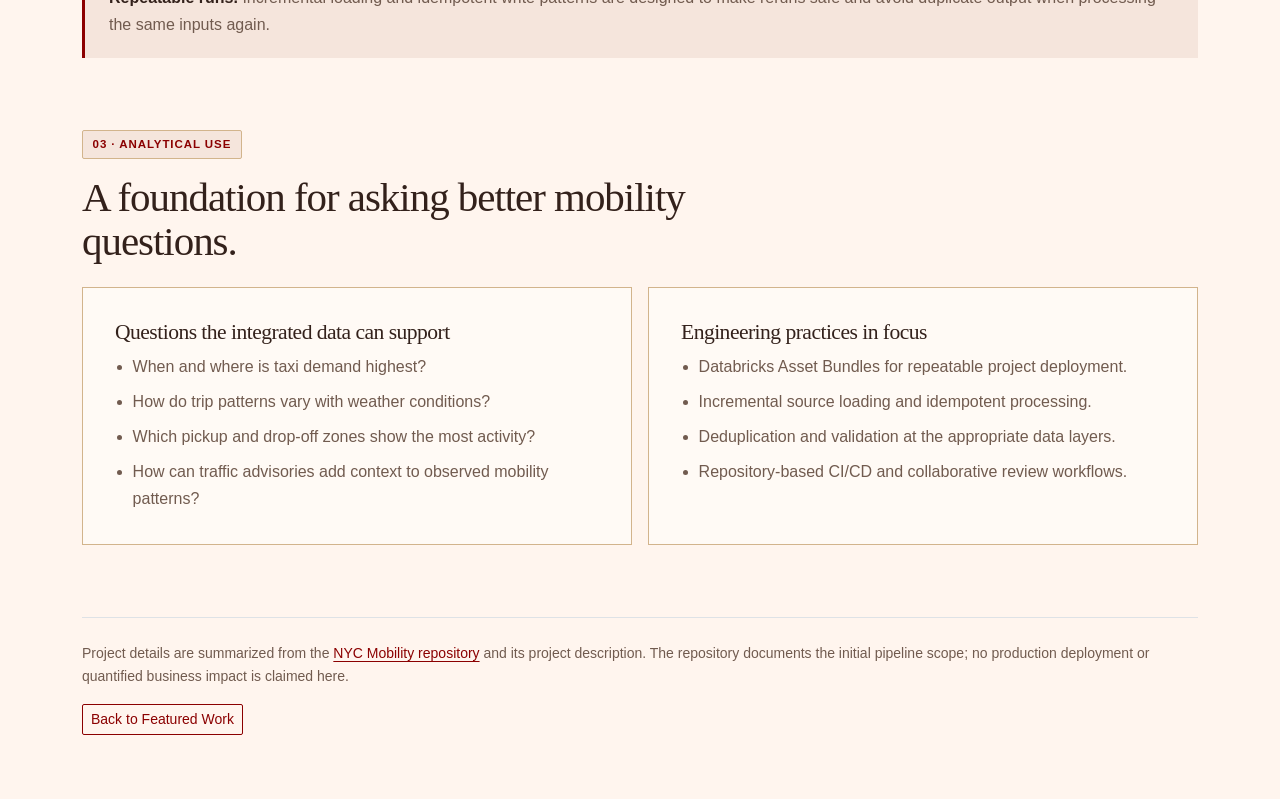
<file: nyc-mobility-case.html>
<!DOCTYPE html>
<html lang="en">
<head>
  <meta charset="UTF-8" />
  <meta name="viewport" content="width=device-width, initial-scale=1.0" />
  <meta name="description" content="NYC Mobility Data Pipeline case study: a Databricks Medallion pipeline integrating taxi, weather, zone, and traffic data." />
  <meta property="og:type" content="article" />
  <meta property="og:title" content="NYC Mobility Data Pipeline | Case Study" />
  <meta property="og:description" content="An end-to-end Databricks pipeline integrating taxi, weather, zone, and traffic data from files, APIs, JSON, and web scraping." />
  <link rel="canonical" href="https://joanmaquinano.github.io/jo-maquinano-portfolio/nyc-mobility-case.html" />
  <title>Case Study | NYC Mobility Data Pipeline</title>
  <link rel="icon" type="image/svg+xml" href="assets/icons/favicon.svg" />
  <link
    href="https://cdn.jsdelivr.net/npm/bootstrap@5.3.3/dist/css/bootstrap.min.css"
    rel="stylesheet"
  />
  <link rel="stylesheet" href="assets/css/editorial.css?v=3" />
  <script>
    try {
      const savedTheme = localStorage.getItem("portfolio-theme");
      document.documentElement.dataset.theme = savedTheme === "dark" || savedTheme === "light"
        ? savedTheme
        : window.matchMedia("(prefers-color-scheme: dark)").matches ? "dark" : "light";
    } catch {
      document.documentElement.dataset.theme = "light";
    }
  </script>
  <style>
    .project-hero {
      display: grid;
      grid-template-columns: minmax(0, 0.9fr) minmax(0, 1.1fr);
      align-items: center;
      gap: clamp(1.5rem, 4vw, 3.5rem);
    }

    .project-hero-image {
      width: 100%;
      border: 1px solid var(--border);
      background: #fffaf5;
    }

    .project-section {
      margin-top: clamp(2.5rem, 6vw, 4.5rem);
    }

    .project-section-heading {
      max-width: 46rem;
      margin-bottom: 1.5rem;
    }

    .project-panel {
      height: 100%;
      padding: clamp(1.25rem, 2.5vw, 2rem);
      border: 1px solid var(--border);
      background: var(--card);
    }

    .project-panel h3 {
      font-size: 1.35rem;
    }

    .project-panel ul {
      padding-left: 1.1rem;
      margin-bottom: 0;
    }

    .project-panel li + li {
      margin-top: 0.55rem;
    }

    .project-stats {
      display: grid;
      grid-template-columns: repeat(4, minmax(0, 1fr));
      border: 1px solid var(--border);
      background: var(--card);
    }

    .project-stat {
      padding: 1.25rem;
      border-right: 1px solid var(--border);
    }

    .project-stat:last-child {
      border-right: 0;
    }

    .project-stat strong {
      display: block;
      color: var(--primary);
      font: 500 clamp(1.4rem, 2.5vw, 2rem)/1.1 "Baskerville", "Palatino Linotype", Georgia, serif;
    }

    .project-stat span {
      display: block;
      margin-top: 0.4rem;
      color: var(--muted);
      font-size: 0.85rem;
      line-height: 1.4;
    }

    .source-flow {
      display: grid;
      grid-template-columns: repeat(4, minmax(0, 1fr));
      gap: 0.75rem;
    }

    .source-flow-item {
      padding: 1rem;
      border: 1px solid var(--border);
      background: var(--primary-soft);
    }

    .source-flow-item strong,
    .source-flow-item span {
      display: block;
    }

    .source-flow-item span {
      margin-top: 0.25rem;
      color: var(--muted);
      font-size: 0.88rem;
    }

    .project-callout {
      padding: 1.25rem 1.5rem;
      border-left: 3px solid var(--primary);
      background: var(--primary-soft);
    }

    @media (max-width: 767.98px) {
      .project-hero {
        grid-template-columns: 1fr;
      }

      .project-stats {
        grid-template-columns: repeat(2, minmax(0, 1fr));
      }

      .project-stat:nth-child(2) {
        border-right: 0;
      }

      .project-stat:nth-child(-n + 2) {
        border-bottom: 1px solid var(--border);
      }

      .source-flow {
        grid-template-columns: repeat(2, minmax(0, 1fr));
      }
    }

    @media (max-width: 420px) {
      .project-stats,
      .source-flow {
        grid-template-columns: 1fr;
      }

      .project-stat {
        border-right: 0;
        border-bottom: 1px solid var(--border);
      }

      .project-stat:last-child {
        border-bottom: 0;
      }
    }
  </style>
</head>
<body>
  <a class="skip-link" href="#main-content">Skip to content</a>
  <nav class="navbar top-nav sticky-top" aria-label="Project navigation">
    <div class="container d-flex justify-content-between align-items-center gap-3">
      <a href="index.html#featured-case-studies" class="navbar-brand fw-semibold text-decoration-none">
        &larr; Back to Featured Work
      </a>
      <button type="button" class="theme-toggle" aria-label="Switch to night mode" aria-pressed="false">
        <span class="theme-toggle-icon" aria-hidden="true">☾</span><span>Night mode</span>
      </button>
    </div>
  </nav>

  <main id="main-content" class="container py-4 py-md-5">
    <header class="project-hero">
      <div>
        <span class="hero-chip">End-to-End Data Engineering · NYC</span>
        <h1 class="display-5 fw-bold mt-2">NYC Mobility Data Pipeline</h1>
        <p class="lead">
          Integrating trips, weather, geography, and traffic context into a trusted,
          analytics-ready mobility dataset.
        </p>
        <p class="muted">
          This Databricks project brings together NYC Green Taxi trips, historical weather, taxi
          zone reference data, and traffic advisories. Its Medallion pipeline is designed for
          repeatable incremental processing, explicit quality validation, and dependable downstream
          analysis.
        </p>
        <div class="d-flex flex-wrap gap-2 mt-4">
          <a class="btn btn-primary" href="https://github.com/JoanMaquinano/NYC-Mobility" target="_blank" rel="noopener noreferrer">View GitHub Repository</a>
          <a class="btn btn-outline-primary" href="#pipeline">Explore the Pipeline</a>
        </div>
      </div>
      <figure class="m-0">
        <img
          src="assets/images/case-studies/nyc-mobility-medallion-pipeline.png"
          class="project-hero-image"
          alt="NYC Mobility Databricks workflow from pre-load checks through Bronze, Silver, and Gold layers"
        />
        <figcaption class="muted small mt-2">Project workflow and Medallion layer dependencies</figcaption>
      </figure>
    </header>

    <section class="project-section" aria-label="Pipeline characteristics">
      <div class="project-stats">
        <div class="project-stat"><strong>4</strong><span>complementary mobility data domains</span></div>
        <div class="project-stat"><strong>3</strong><span>Bronze · Silver · Gold layers</span></div>
        <div class="project-stat"><strong>Incremental</strong><span>repeatable trip and weather ingestion</span></div>
        <div class="project-stat"><strong>Validated</strong><span>deduplication and data-quality controls</span></div>
      </div>
    </section>

    <section id="pipeline" class="project-section" aria-labelledby="pipeline-heading">
      <div class="project-section-heading">
        <span class="hero-chip">01 · Data sources</span>
        <h2 id="pipeline-heading" class="section-title mt-2">Different formats, one mobility context.</h2>
        <p class="muted">
          Source-specific ingestion handles the format each provider publishes, then the pipeline
          brings the domains into a consistent model for analysis.
        </p>
      </div>
      <div class="source-flow">
        <div class="source-flow-item"><strong>Green Taxi trips</strong><span>Monthly NYC TLC Parquet files</span></div>
        <div class="source-flow-item"><strong>Historical weather</strong><span>Open-Meteo API · JSON responses</span></div>
        <div class="source-flow-item"><strong>Taxi zones</strong><span>Reference CSV with borough and zone details</span></div>
        <div class="source-flow-item"><strong>Traffic advisories</strong><span>Web-sourced context for mobility analysis</span></div>
      </div>
    </section>

    <section class="project-section" aria-labelledby="layers-heading">
      <div class="project-section-heading">
        <span class="hero-chip">02 · Architecture</span>
        <h2 id="layers-heading" class="section-title mt-2">Medallion layers with checks between transformations.</h2>
      </div>
      <div class="row g-3">
        <div class="col-md-4">
          <article class="project-panel">
            <h3>Bronze · land</h3>
            <p class="muted mb-0">
              Load source records with audit context and minimal transformations, keeping the
              original inputs available as a traceable starting point.
            </p>
          </article>
        </div>
        <div class="col-md-4">
          <article class="project-panel">
            <h3>Silver · standardize</h3>
            <p class="muted mb-0">
              Clean fields, standardize formats, deduplicate records, and apply quality rules before
              data moves into curated models.
            </p>
          </article>
        </div>
        <div class="col-md-4">
          <article class="project-panel">
            <h3>Gold · serve</h3>
            <p class="muted mb-0">
              Publish fact and dimension tables that align trips with date, taxi-zone, and weather
              context for trusted analytics.
            </p>
          </article>
        </div>
      </div>
      <div class="project-callout mt-3">
        <strong>Repeatable runs.</strong>
        <span class="muted">
          Incremental loading and idempotent write patterns are designed to make reruns safe and
          avoid duplicate output when processing the same inputs again.
        </span>
      </div>
    </section>

    <section class="project-section" aria-labelledby="analysis-heading">
      <div class="project-section-heading">
        <span class="hero-chip">03 · Analytical use</span>
        <h2 id="analysis-heading" class="section-title mt-2">A foundation for asking better mobility questions.</h2>
      </div>
      <div class="row g-3">
        <div class="col-lg-6">
          <article class="project-panel">
            <h3>Questions the integrated data can support</h3>
            <ul class="muted">
              <li>When and where is taxi demand highest?</li>
              <li>How do trip patterns vary with weather conditions?</li>
              <li>Which pickup and drop-off zones show the most activity?</li>
              <li>How can traffic advisories add context to observed mobility patterns?</li>
            </ul>
          </article>
        </div>
        <div class="col-lg-6">
          <article class="project-panel">
            <h3>Engineering practices in focus</h3>
            <ul class="muted">
              <li>Databricks Asset Bundles for repeatable project deployment.</li>
              <li>Incremental source loading and idempotent processing.</li>
              <li>Deduplication and validation at the appropriate data layers.</li>
              <li>Repository-based CI/CD and collaborative review workflows.</li>
            </ul>
          </article>
        </div>
      </div>
    </section>

    <footer class="project-section border-top pt-4 pb-3">
      <p class="muted small">
        Project details are summarized from the
        <a href="https://github.com/JoanMaquinano/NYC-Mobility" target="_blank" rel="noopener noreferrer">NYC Mobility repository</a>
        and its project description. The repository documents the initial pipeline scope; no
        production deployment or quantified business impact is claimed here.
      </p>
      <a href="index.html#featured-case-studies" class="btn btn-outline-primary btn-sm">Back to Featured Work</a>
    </footer>
  </main>

  <script src="assets/js/theme-toggle.js?v=2"></script>
</body>
</html>
</file>
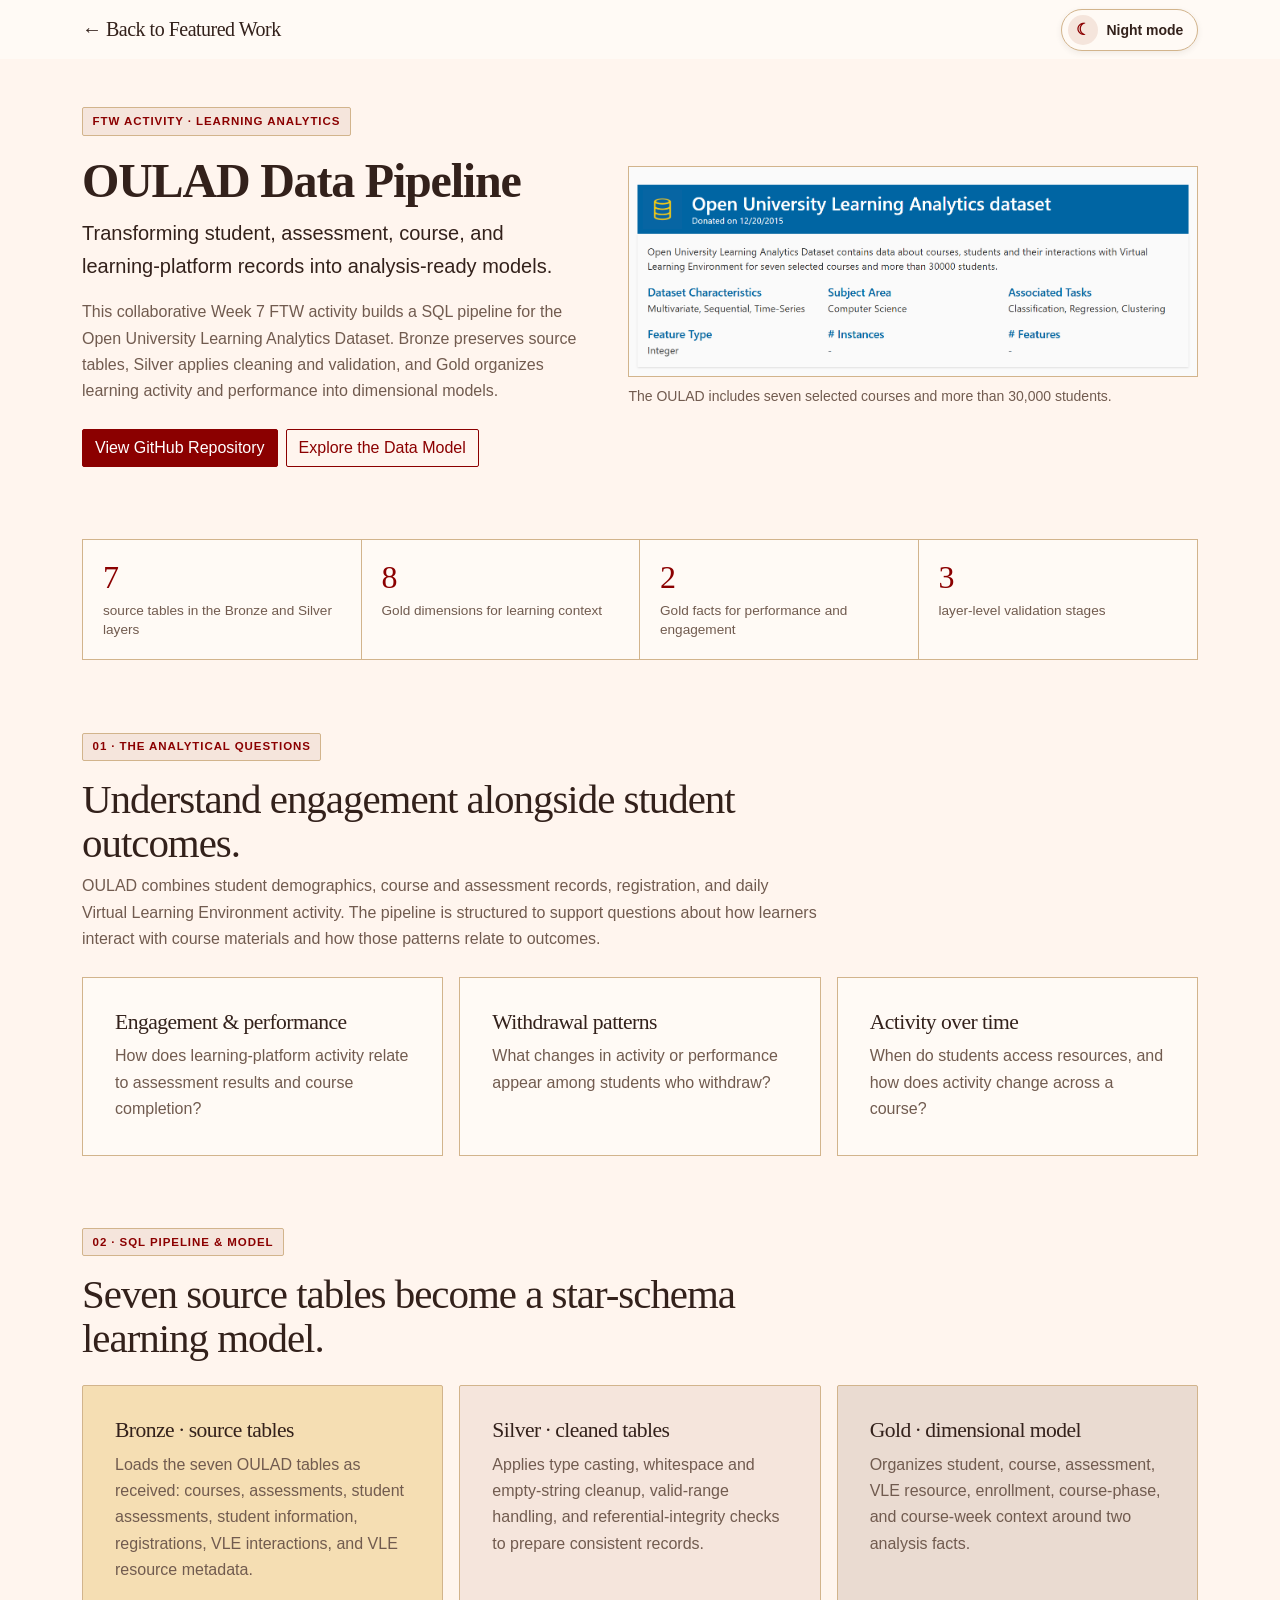
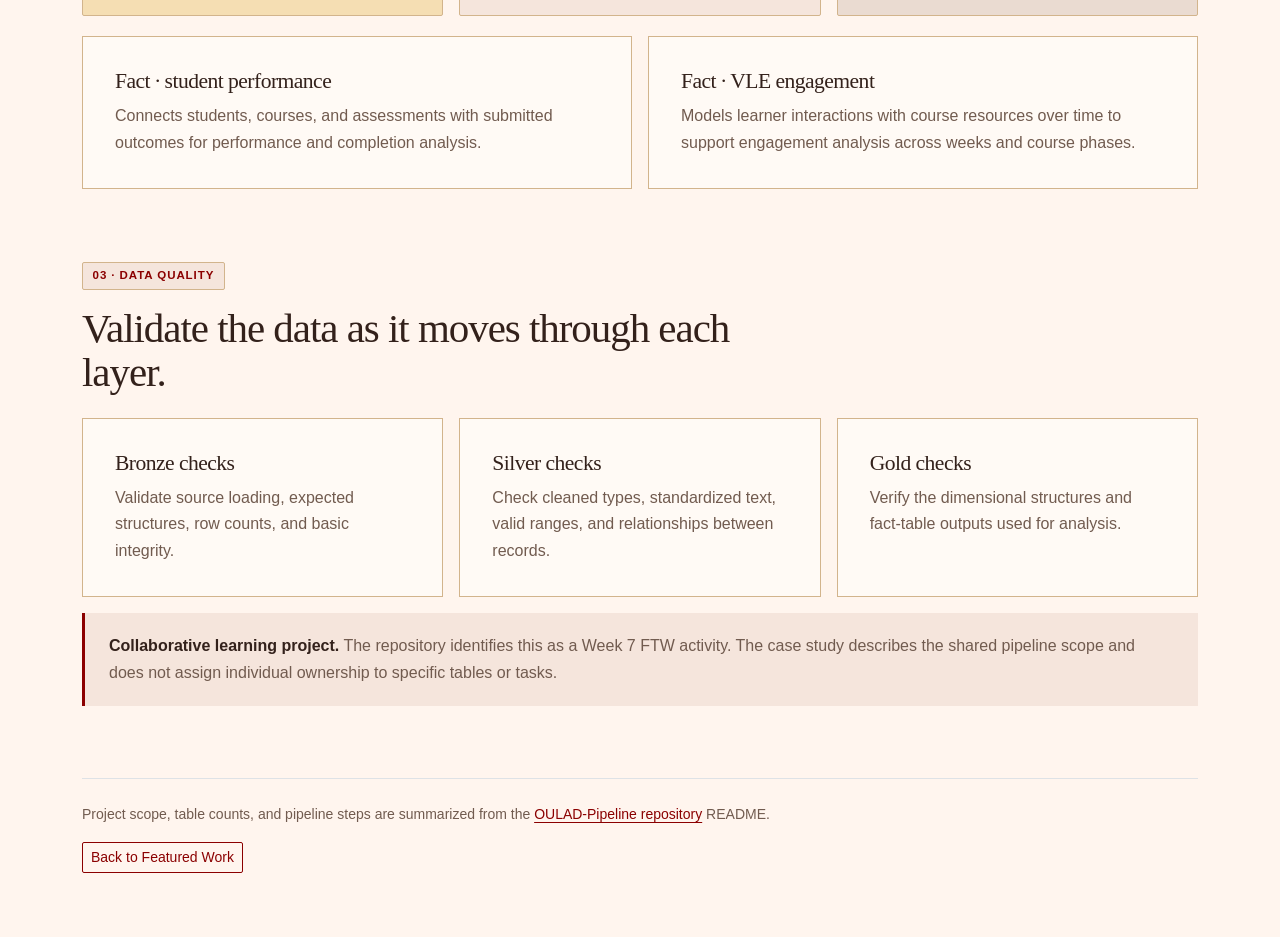
<file: oulad-case.html>
<!DOCTYPE html>
<html lang="en">
<head>
  <meta charset="UTF-8" />
  <meta name="viewport" content="width=device-width, initial-scale=1.0" />
  <meta name="description" content="OULAD Data Pipeline case study: a SQL-based Bronze, Silver, and Gold pipeline for learning analytics." />
  <meta property="og:type" content="article" />
  <meta property="og:title" content="OULAD Data Pipeline | Case Study" />
  <meta property="og:description" content="A SQL-based Bronze, Silver, and Gold pipeline transforming open university learning data into analytics-ready models." />
  <link rel="canonical" href="https://joanmaquinano.github.io/jo-maquinano-portfolio/oulad-case.html" />
  <title>Case Study | OULAD Data Pipeline</title>
  <link rel="icon" type="image/svg+xml" href="assets/icons/favicon.svg" />
  <link
    href="https://cdn.jsdelivr.net/npm/bootstrap@5.3.3/dist/css/bootstrap.min.css"
    rel="stylesheet"
  />
  <link rel="stylesheet" href="assets/css/editorial.css?v=3" />
  <script>
    try {
      const savedTheme = localStorage.getItem("portfolio-theme");
      document.documentElement.dataset.theme = savedTheme === "dark" || savedTheme === "light"
        ? savedTheme
        : window.matchMedia("(prefers-color-scheme: dark)").matches ? "dark" : "light";
    } catch {
      document.documentElement.dataset.theme = "light";
    }
  </script>
  <style>
    .project-hero {
      display: grid;
      grid-template-columns: minmax(0, 1fr) minmax(300px, 1.15fr);
      align-items: center;
      gap: clamp(1.5rem, 4vw, 3.5rem);
    }

    .project-hero-image {
      width: 100%;
      border: 1px solid var(--border);
      background: #fffaf5;
    }

    .project-section {
      margin-top: clamp(2.5rem, 6vw, 4.5rem);
    }

    .project-section-heading {
      max-width: 46rem;
      margin-bottom: 1.5rem;
    }

    .project-panel {
      height: 100%;
      padding: clamp(1.25rem, 2.5vw, 2rem);
      border: 1px solid var(--border);
      background: var(--card);
    }

    .project-panel h3 {
      font-size: 1.35rem;
    }

    .project-panel ul {
      padding-left: 1.1rem;
      margin-bottom: 0;
    }

    .project-panel li + li {
      margin-top: 0.55rem;
    }

    .project-stats {
      display: grid;
      grid-template-columns: repeat(4, minmax(0, 1fr));
      border: 1px solid var(--border);
      background: var(--card);
    }

    .project-stat {
      padding: 1.25rem;
      border-right: 1px solid var(--border);
    }

    .project-stat:last-child {
      border-right: 0;
    }

    .project-stat strong {
      display: block;
      color: var(--primary);
      font: 500 clamp(1.4rem, 2.5vw, 2rem)/1.1 "Baskerville", "Palatino Linotype", Georgia, serif;
    }

    .project-stat span {
      display: block;
      margin-top: 0.4rem;
      color: var(--muted);
      font-size: 0.85rem;
      line-height: 1.4;
    }

    .project-callout {
      padding: 1.25rem 1.5rem;
      border-left: 3px solid var(--primary);
      background: var(--primary-soft);
    }

    @media (max-width: 767.98px) {
      .project-hero {
        grid-template-columns: 1fr;
      }

      .project-stats {
        grid-template-columns: repeat(2, minmax(0, 1fr));
      }

      .project-stat:nth-child(2) {
        border-right: 0;
      }

      .project-stat:nth-child(-n + 2) {
        border-bottom: 1px solid var(--border);
      }
    }

    @media (max-width: 420px) {
      .project-stats {
        grid-template-columns: 1fr;
      }

      .project-stat {
        border-right: 0;
        border-bottom: 1px solid var(--border);
      }

      .project-stat:last-child {
        border-bottom: 0;
      }
    }
  </style>
</head>
<body>
  <a class="skip-link" href="#main-content">Skip to content</a>
  <nav class="navbar top-nav sticky-top" aria-label="Project navigation">
    <div class="container d-flex justify-content-between align-items-center gap-3">
      <a href="index.html#featured-case-studies" class="navbar-brand fw-semibold text-decoration-none">
        &larr; Back to Featured Work
      </a>
      <button type="button" class="theme-toggle" aria-label="Switch to night mode" aria-pressed="false">
        <span class="theme-toggle-icon" aria-hidden="true">☾</span><span>Night mode</span>
      </button>
    </div>
  </nav>

  <main id="main-content" class="container py-4 py-md-5">
    <header class="project-hero">
      <div>
        <span class="hero-chip">FTW Activity · Learning Analytics</span>
        <h1 class="display-5 fw-bold mt-2">OULAD Data Pipeline</h1>
        <p class="lead">
          Transforming student, assessment, course, and learning-platform records into analysis-ready
          models.
        </p>
        <p class="muted">
          This collaborative Week 7 FTW activity builds a SQL pipeline for the Open University
          Learning Analytics Dataset. Bronze preserves source tables, Silver applies cleaning and
          validation, and Gold organizes learning activity and performance into dimensional models.
        </p>
        <div class="d-flex flex-wrap gap-2 mt-4">
          <a class="btn btn-primary" href="https://github.com/catweyine/OULAD-Pipeline" target="_blank" rel="noopener noreferrer">View GitHub Repository</a>
          <a class="btn btn-outline-primary" href="#data-model">Explore the Data Model</a>
        </div>
      </div>
      <figure class="m-0">
        <img
          src="assets/images/case-studies/oulad.png"
          class="project-hero-image"
          alt="Open University Learning Analytics Dataset overview, covering students, courses, and Virtual Learning Environment interactions"
        />
        <figcaption class="muted small mt-2">The OULAD includes seven selected courses and more than 30,000 students.</figcaption>
      </figure>
    </header>

    <section class="project-section" aria-label="Project scale">
      <div class="project-stats">
        <div class="project-stat"><strong>7</strong><span>source tables in the Bronze and Silver layers</span></div>
        <div class="project-stat"><strong>8</strong><span>Gold dimensions for learning context</span></div>
        <div class="project-stat"><strong>2</strong><span>Gold facts for performance and engagement</span></div>
        <div class="project-stat"><strong>3</strong><span>layer-level validation stages</span></div>
      </div>
    </section>

    <section class="project-section" aria-labelledby="questions-heading">
      <div class="project-section-heading">
        <span class="hero-chip">01 · The analytical questions</span>
        <h2 id="questions-heading" class="section-title mt-2">Understand engagement alongside student outcomes.</h2>
        <p class="muted">
          OULAD combines student demographics, course and assessment records, registration, and daily
          Virtual Learning Environment activity. The pipeline is structured to support questions
          about how learners interact with course materials and how those patterns relate to outcomes.
        </p>
      </div>
      <div class="row g-3">
        <div class="col-md-4">
          <article class="project-panel">
            <h3>Engagement &amp; performance</h3>
            <p class="muted mb-0">How does learning-platform activity relate to assessment results and course completion?</p>
          </article>
        </div>
        <div class="col-md-4">
          <article class="project-panel">
            <h3>Withdrawal patterns</h3>
            <p class="muted mb-0">What changes in activity or performance appear among students who withdraw?</p>
          </article>
        </div>
        <div class="col-md-4">
          <article class="project-panel">
            <h3>Activity over time</h3>
            <p class="muted mb-0">When do students access resources, and how does activity change across a course?</p>
          </article>
        </div>
      </div>
    </section>

    <section id="data-model" class="project-section" aria-labelledby="model-heading">
      <div class="project-section-heading">
        <span class="hero-chip">02 · SQL pipeline &amp; model</span>
        <h2 id="model-heading" class="section-title mt-2">Seven source tables become a star-schema learning model.</h2>
      </div>
      <div class="row g-3">
        <div class="col-lg-4">
          <article class="project-panel layer-source">
            <h3>Bronze · source tables</h3>
            <p class="muted mb-0">
              Loads the seven OULAD tables as received: courses, assessments, student assessments,
              student information, registrations, VLE interactions, and VLE resource metadata.
            </p>
          </article>
        </div>
        <div class="col-lg-4">
          <article class="project-panel layer-clean">
            <h3>Silver · cleaned tables</h3>
            <p class="muted mb-0">
              Applies type casting, whitespace and empty-string cleanup, valid-range handling, and
              referential-integrity checks to prepare consistent records.
            </p>
          </article>
        </div>
        <div class="col-lg-4">
          <article class="project-panel layer-mart">
            <h3>Gold · dimensional model</h3>
            <p class="muted mb-0">
              Organizes student, course, assessment, VLE resource, enrollment, course-phase, and
              course-week context around two analysis facts.
            </p>
          </article>
        </div>
      </div>
      <div class="row g-3 mt-1">
        <div class="col-md-6">
          <article class="project-panel">
            <h3>Fact · student performance</h3>
            <p class="muted mb-0">
              Connects students, courses, and assessments with submitted outcomes for performance
              and completion analysis.
            </p>
          </article>
        </div>
        <div class="col-md-6">
          <article class="project-panel">
            <h3>Fact · VLE engagement</h3>
            <p class="muted mb-0">
              Models learner interactions with course resources over time to support engagement
              analysis across weeks and course phases.
            </p>
          </article>
        </div>
      </div>
    </section>

    <section class="project-section" aria-labelledby="quality-heading">
      <div class="project-section-heading">
        <span class="hero-chip">03 · Data quality</span>
        <h2 id="quality-heading" class="section-title mt-2">Validate the data as it moves through each layer.</h2>
      </div>
      <div class="row g-3">
        <div class="col-md-4">
          <article class="project-panel">
            <h3>Bronze checks</h3>
            <p class="muted mb-0">Validate source loading, expected structures, row counts, and basic integrity.</p>
          </article>
        </div>
        <div class="col-md-4">
          <article class="project-panel">
            <h3>Silver checks</h3>
            <p class="muted mb-0">Check cleaned types, standardized text, valid ranges, and relationships between records.</p>
          </article>
        </div>
        <div class="col-md-4">
          <article class="project-panel">
            <h3>Gold checks</h3>
            <p class="muted mb-0">Verify the dimensional structures and fact-table outputs used for analysis.</p>
          </article>
        </div>
      </div>
      <div class="project-callout mt-3">
        <strong>Collaborative learning project.</strong>
        <span class="muted">
          The repository identifies this as a Week 7 FTW activity. The case study describes the
          shared pipeline scope and does not assign individual ownership to specific tables or tasks.
        </span>
      </div>
    </section>

    <footer class="project-section border-top pt-4 pb-3">
      <p class="muted small">
        Project scope, table counts, and pipeline steps are summarized from the
        <a href="https://github.com/catweyine/OULAD-Pipeline" target="_blank" rel="noopener noreferrer">OULAD-Pipeline repository</a>
        README.
      </p>
      <a href="index.html#featured-case-studies" class="btn btn-outline-primary btn-sm">Back to Featured Work</a>
    </footer>
  </main>

  <script src="assets/js/theme-toggle.js?v=2"></script>
</body>
</html>
</file>
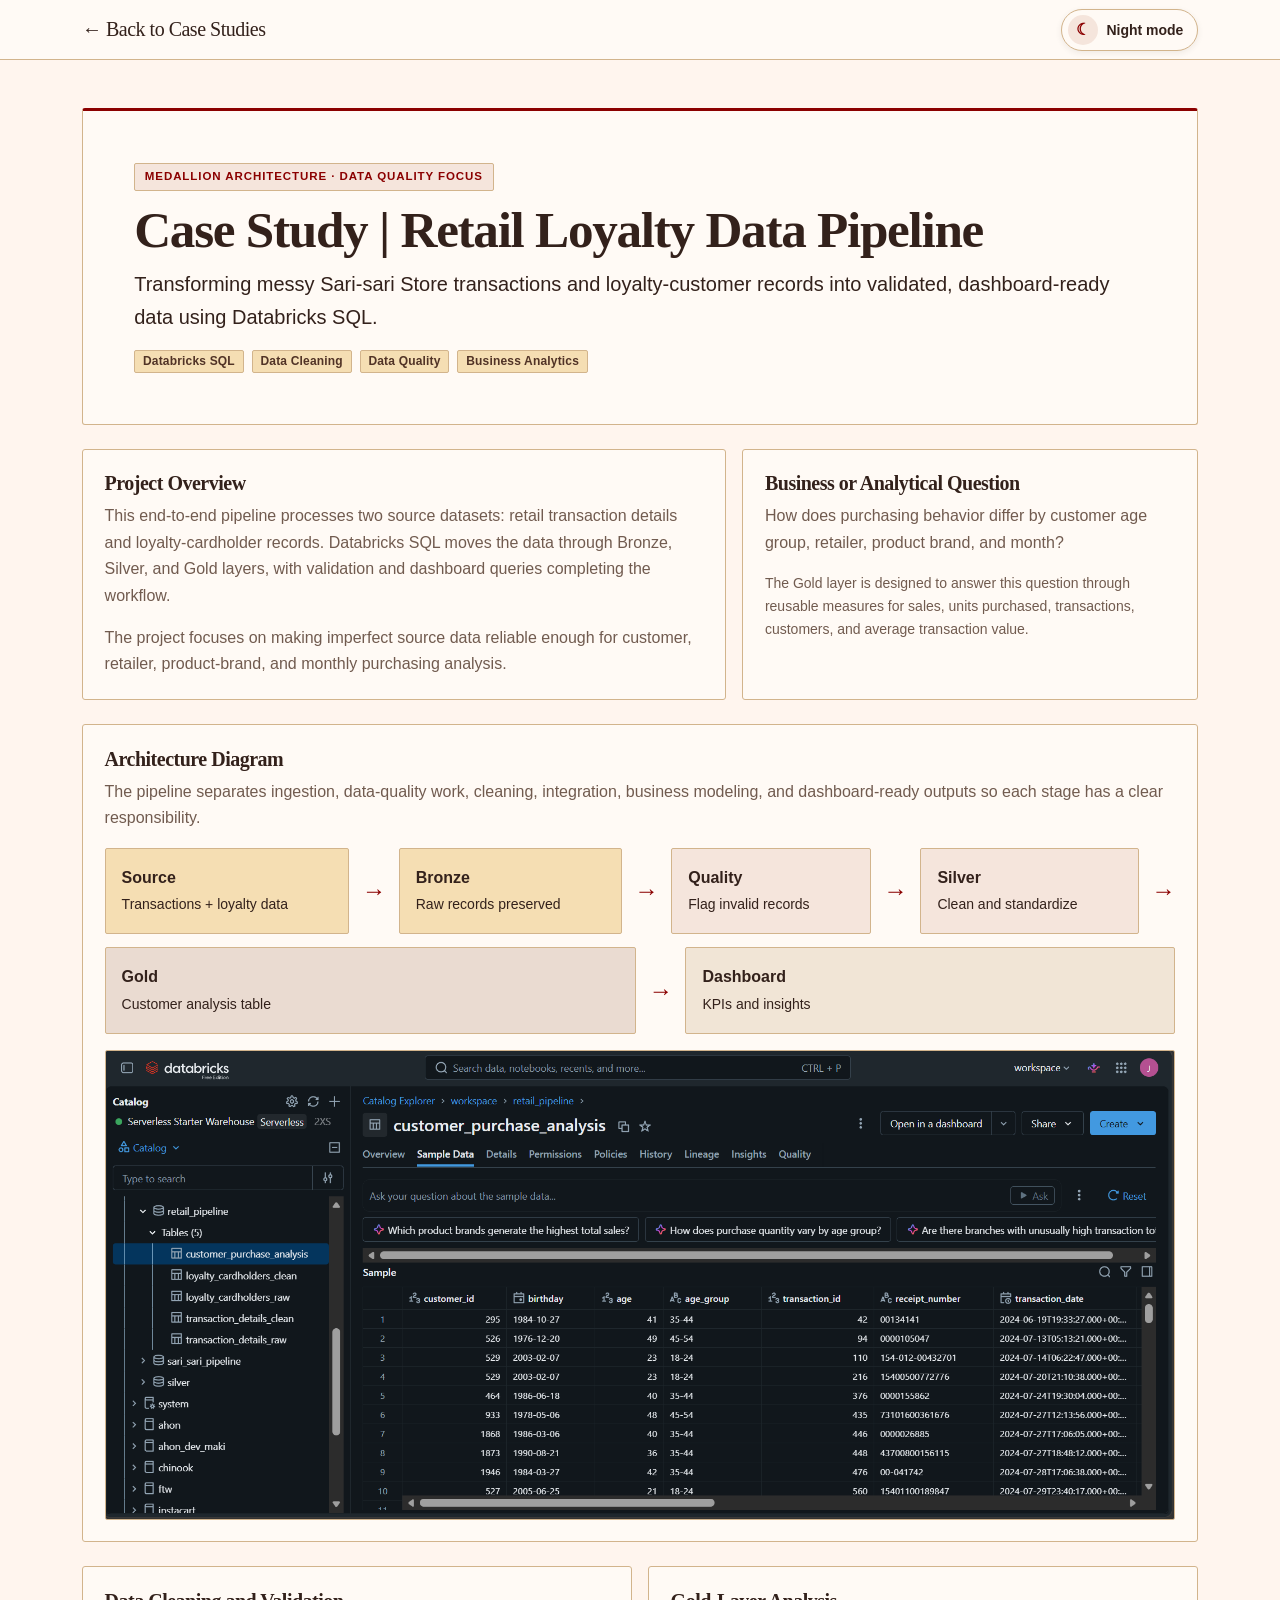
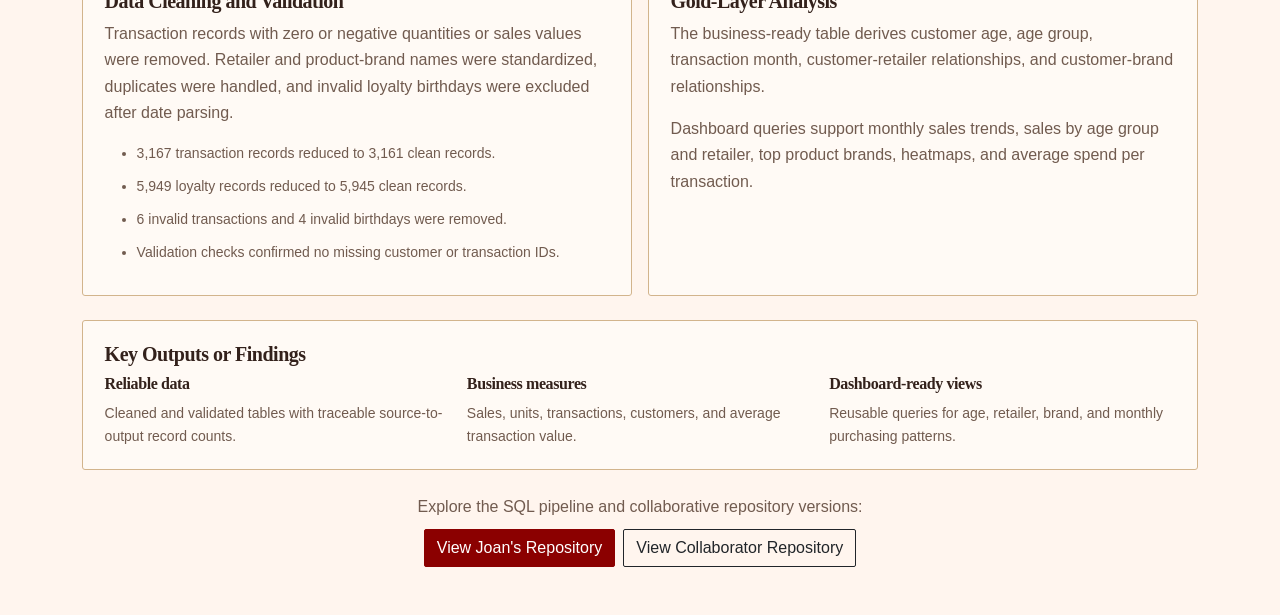
<file: retail-loyalty-case.html>
<!DOCTYPE html>
<html lang="en">
<head>
  <meta charset="UTF-8" />
  <meta name="viewport" content="width=device-width, initial-scale=1.0" />
  <title>Case Study | Retail Loyalty Data Pipeline</title>
  <meta name="description" content="Explore a Databricks SQL pipeline that cleans and validates sari-sari retail transactions and loyalty records for customer, retailer, brand, and purchasing analysis." />
  <meta property="og:type" content="article" />
  <meta property="og:title" content="Retail Loyalty Data Pipeline | Case Study" />
  <meta property="og:description" content="A data-quality-focused retail pipeline turning messy transaction and loyalty records into dashboard-ready insights." />
  <link rel="canonical" href="https://joanmaquinano.github.io/jo-maquinano-portfolio/retail-loyalty-case.html" />
  <link rel="icon" type="image/svg+xml" href="assets/icons/favicon.svg" />
  <link
    href="https://cdn.jsdelivr.net/npm/bootstrap@5.3.3/dist/css/bootstrap.min.css"
    rel="stylesheet"
  />
  <style>
    :root {
      --bg: #f4f1eb;
      --card: #fbfaf7;
      --text: #292824;
      --muted: #716e67;
      --border: #d8d1c7;
      --coral: #6e273d;
    }

    body {
      background-color: var(--bg);
      color: var(--text);
      font-family: Arial, Helvetica, sans-serif;
    }

    .top-nav {
      border-bottom: 1px solid #e5dcd7;
      background: rgba(255, 253, 250, 0.92);
      backdrop-filter: blur(8px);
    }

    .hero {
      background: rgba(255, 253, 250, 0.92);
      border: 1px solid #e5dcd7;
      border-radius: 20px;
      padding: 2rem;
      box-shadow: 8px 8px 0 rgba(169, 155, 201, 0.16);
    }

    .hero-chip {
      display: inline-block;
      padding: 0.35rem 0.75rem;
      border-radius: 999px;
      background: #f4e6e2;
      color: #835b61;
      font-size: 0.82rem;
      font-weight: 700;
      margin-bottom: 10px;
    }

    .hero h1 { color: #665a76; }

    .section-card {
      background: var(--card);
      border: 1px solid var(--border);
      border-radius: 16px;
      padding: 1.35rem;
      height: 100%;
      box-shadow: 4px 4px 0 rgba(131, 184, 168, 0.14);
    }

    .section-card h2 { color: #74657f; }
    .muted { color: var(--muted); }

    .layer {
      border-radius: 12px;
      padding: 1rem;
      height: 100%;
      border: 1px solid rgba(15, 23, 42, 0.08);
    }

    .layer-source { background: #f5efdc; }
    .layer-bronze { background: #f5e9df; }
    .layer-quality { background: #e9f0f0; }
    .layer-silver { background: #e9eef3; }
    .layer-gold { background: #eeeaf3; }
    .layer-dashboard { background: #e6f1ec; }

    .architecture-flow {
      display: flex;
      flex-wrap: wrap;
      align-items: stretch;
      gap: 0.65rem;
    }

    .flow-arrow {
      display: flex;
      align-items: center;
      color: var(--coral);
      font-size: 1.5rem;
      font-weight: 800;
    }

    .preview-img {
      width: 100%;
      border: 1px solid #e2e8f0;
      border-radius: 12px;
      box-shadow: 0 12px 28px rgba(2, 6, 23, 0.1);
    }

    .output-list li { margin-bottom: 0.6rem; }
  </style>
  <link rel="stylesheet" href="assets/css/editorial.css?v=3" />
  <script>
    try {
      const savedTheme = localStorage.getItem("portfolio-theme");
      document.documentElement.dataset.theme = savedTheme === "dark" || savedTheme === "light"
        ? savedTheme
        : window.matchMedia("(prefers-color-scheme: dark)").matches ? "dark" : "light";
    } catch {
      document.documentElement.dataset.theme = "light";
    }
  </script>
</head>
<body>
  <a class="skip-link" href="#main-content">Skip to content</a>
  <nav class="navbar top-nav sticky-top" aria-label="Project navigation">
    <div class="container d-flex justify-content-between align-items-center">
      <a href="index.html#case-studies" class="navbar-brand fw-semibold text-dark text-decoration-none">
        &larr; Back to Case Studies
      </a>
      <button type="button" class="theme-toggle" aria-label="Switch to night mode" aria-pressed="false">
        <span class="theme-toggle-icon" aria-hidden="true">☾</span><span>Night mode</span>
      </button>
    </div>
  </nav>

  <main id="main-content" class="container py-4 py-md-5">
    <section class="hero mb-4">
      <span class="hero-chip">Medallion Architecture · Data Quality Focus</span>
      <h1 class="h2 fw-bold mb-2">Case Study | Retail Loyalty Data Pipeline</h1>
      <p class="lead mb-3">
        Transforming messy Sari-sari Store transactions and loyalty-customer records into
        validated, dashboard-ready data using Databricks SQL.
      </p>
      <div class="d-flex flex-wrap gap-2">
        <span class="badge rounded-pill text-bg-warning">Databricks SQL</span>
        <span class="badge rounded-pill text-bg-light">Data Cleaning</span>
        <span class="badge rounded-pill text-bg-light">Data Quality</span>
        <span class="badge rounded-pill text-bg-light">Business Analytics</span>
      </div>
    </section>

    <section class="row g-3 mb-4">
      <div class="col-lg-7">
        <div class="section-card">
          <h2 class="h5 fw-bold">Project Overview</h2>
          <p class="muted">
            This end-to-end pipeline processes two source datasets: retail transaction details
            and loyalty-cardholder records. Databricks SQL moves the data through Bronze, Silver,
            and Gold layers, with validation and dashboard queries completing the workflow.
          </p>
          <p class="muted mb-0">
            The project focuses on making imperfect source data reliable enough for customer,
            retailer, product-brand, and monthly purchasing analysis.
          </p>
        </div>
      </div>
      <div class="col-lg-5">
        <div class="section-card">
          <h2 class="h5 fw-bold">Business or Analytical Question</h2>
          <p class="muted">
            How does purchasing behavior differ by customer age group, retailer, product brand,
            and month?
          </p>
          <p class="muted small mb-0">
            The Gold layer is designed to answer this question through reusable measures for
            sales, units purchased, transactions, customers, and average transaction value.
          </p>
        </div>
      </div>
    </section>

    <section class="section-card mb-4">
      <h2 class="h5 fw-bold">Architecture Diagram</h2>
      <p class="muted">
        The pipeline separates ingestion, data-quality work, cleaning, integration, business
        modeling, and dashboard-ready outputs so each stage has a clear responsibility.
      </p>
      <div class="architecture-flow mb-3">
        <div class="layer layer-source flex-fill"><strong>Source</strong><br><small>Transactions + loyalty data</small></div>
        <div class="flow-arrow">&rarr;</div>
        <div class="layer layer-bronze flex-fill"><strong>Bronze</strong><br><small>Raw records preserved</small></div>
        <div class="flow-arrow">&rarr;</div>
        <div class="layer layer-quality flex-fill"><strong>Quality</strong><br><small>Flag invalid records</small></div>
        <div class="flow-arrow">&rarr;</div>
        <div class="layer layer-silver flex-fill"><strong>Silver</strong><br><small>Clean and standardize</small></div>
        <div class="flow-arrow">&rarr;</div>
        <div class="layer layer-gold flex-fill"><strong>Gold</strong><br><small>Customer analysis table</small></div>
        <div class="flow-arrow">&rarr;</div>
        <div class="layer layer-dashboard flex-fill"><strong>Dashboard</strong><br><small>KPIs and insights</small></div>
      </div>
      <img
        src="assets/images/case-studies/retail-loyalty.png"
        alt="Retail Loyalty Databricks pipeline notes"
        class="preview-img"
      />
    </section>

    <section class="row g-3 mb-4">
      <div class="col-lg-6">
        <div class="section-card">
          <h2 class="h5 fw-bold">Data Cleaning and Validation</h2>
          <p class="muted">
            Transaction records with zero or negative quantities or sales values were removed.
            Retailer and product-brand names were standardized, duplicates were handled, and
            invalid loyalty birthdays were excluded after date parsing.
          </p>
          <ul class="output-list muted small mb-0">
            <li>3,167 transaction records reduced to 3,161 clean records.</li>
            <li>5,949 loyalty records reduced to 5,945 clean records.</li>
            <li>6 invalid transactions and 4 invalid birthdays were removed.</li>
            <li>Validation checks confirmed no missing customer or transaction IDs.</li>
          </ul>
        </div>
      </div>
      <div class="col-lg-6">
        <div class="section-card">
          <h2 class="h5 fw-bold">Gold-Layer Analysis</h2>
          <p class="muted">
            The business-ready table derives customer age, age group, transaction month,
            customer-retailer relationships, and customer-brand relationships.
          </p>
          <p class="muted mb-0">
            Dashboard queries support monthly sales trends, sales by age group and retailer,
            top product brands, heatmaps, and average spend per transaction.
          </p>
        </div>
      </div>
    </section>

    <section class="section-card mb-4">
      <h2 class="h5 fw-bold">Key Outputs or Findings</h2>
      <div class="row g-3">
        <div class="col-md-4">
          <h3 class="h6 fw-bold">Reliable data</h3>
          <p class="muted small mb-0">Cleaned and validated tables with traceable source-to-output record counts.</p>
        </div>
        <div class="col-md-4">
          <h3 class="h6 fw-bold">Business measures</h3>
          <p class="muted small mb-0">Sales, units, transactions, customers, and average transaction value.</p>
        </div>
        <div class="col-md-4">
          <h3 class="h6 fw-bold">Dashboard-ready views</h3>
          <p class="muted small mb-0">Reusable queries for age, retailer, brand, and monthly purchasing patterns.</p>
        </div>
      </div>
    </section>

    <section class="text-center">
      <p class="muted mb-2">Explore the SQL pipeline and collaborative repository versions:</p>
      <div class="d-flex flex-wrap justify-content-center gap-2">
        <a
          href="https://github.com/JoanMaquinano/retail-loyalty-data-pipeline"
          target="_blank"
          rel="noopener noreferrer"
          class="btn btn-primary"
        >View Joan's Repository</a>
        <a
          href="https://github.com/ItsYangCoder/retail-loyalty-data-pipeline"
          target="_blank"
          rel="noopener noreferrer"
          class="btn btn-outline-dark"
        >View Collaborator Repository</a>
      </div>
    </section>
  </main>
  <script src="assets/js/theme-toggle.js?v=2"></script>
</body>
</html>
</file>
<file: assets/css/editorial.css>
:root {
  --bg: #fff5ee;
  --card: #fffaf5;
  --text: #33211b;
  --muted: #715b4f;
  --primary: #8b0000;
  --primary-soft: #f5e5dc;
  --border: #d2b48c;
  --coral: #a0522d;
  --sunshine: #d2b48c;
  --mint: #806044;
  --lavender: #a0522d;
  --editorial-rule: #d2b48c;
}

html[data-theme="dark"] {
  color-scheme: dark;
  --bg: #191714;
  --card: #24211d;
  --text: #eee8df;
  --muted: #b8ada1;
  --primary: #d29a7a;
  --primary-soft: #392b24;
  --border: #51483d;
  --coral: #d29a7a;
  --sunshine: #c5a474;
  --mint: #9bab91;
  --lavender: #bb9aa4;
  --editorial-rule: #51483d;
}

html {
  scroll-behavior: smooth;
}

section[id] {
  scroll-margin-top: 5.5rem;
}

.skip-link {
  position: fixed;
  top: 0.75rem;
  left: 0.75rem;
  z-index: 1100;
  padding: 0.65rem 0.9rem;
  transform: translateY(calc(-100% - 1rem));
  background: var(--card);
  border: 1px solid var(--border);
  color: var(--text);
}

.skip-link:focus {
  transform: translateY(0);
}

:where(a, button, input, select, textarea, [tabindex]):focus-visible {
  outline: 2px solid var(--primary);
  outline-offset: 3px;
}

body {
  background-color: var(--bg) !important;
  background-image: none !important;
  background-attachment: initial !important;
  color: var(--text) !important;
  font-family: Arial, Helvetica, sans-serif !important;
  line-height: 1.65;
}

h1,
h2,
h3,
h4,
h5,
h6,
.section-title,
.navbar-brand {
  color: var(--text);
  font-family: "Baskerville", "Palatino Linotype", "Book Antiqua", Georgia, serif;
  font-weight: 500 !important;
  letter-spacing: -0.025em;
}

h1,
.section-title {
  line-height: 1.08;
}

.section-title {
  font-size: clamp(2rem, 3.2vw, 3.2rem);
}

.section-title::after {
  content: none !important;
}

.muted {
  color: var(--muted) !important;
}

.navbar,
.top-nav {
  background: var(--card) !important;
  border-color: var(--border) !important;
  backdrop-filter: none !important;
}

.nav-link,
.navbar-brand {
  color: var(--text) !important;
}

a {
  color: var(--primary);
  text-underline-offset: 0.18em;
  text-decoration-thickness: 1px;
}

a:hover {
  color: #6f0000;
}

.theme-toggle {
  display: inline-flex;
  align-items: center;
  justify-content: center;
  gap: 0.55rem;
  min-height: 42px;
  padding: 0.3rem 0.85rem 0.3rem 0.35rem;
  border: 1px solid var(--border);
  border-radius: 999px;
  background: var(--card);
  color: var(--text);
  font: inherit;
  font-size: 0.875rem;
  font-weight: 600;
  line-height: 1;
  white-space: nowrap;
  cursor: pointer;
  box-shadow: 0 2px 6px rgba(51, 33, 27, 0.08);
  transition: color 180ms linear, background-color 180ms linear, border-color 180ms linear, box-shadow 180ms linear, transform 180ms linear;
}

.theme-toggle:hover {
  border-color: var(--primary);
  color: var(--primary);
  background: var(--primary-soft);
  box-shadow: 0 3px 9px rgba(51, 33, 27, 0.12);
  transform: translateY(-1px);
}

.theme-toggle:focus-visible {
  outline: 2px solid var(--primary);
  outline-offset: 3px;
}

.theme-toggle-icon {
  display: inline-grid;
  place-items: center;
  width: 30px;
  height: 30px;
  flex: 0 0 30px;
  border-radius: 50%;
  background: var(--primary-soft);
  color: var(--primary);
  font-size: 1rem;
  line-height: 1;
  transition: color 180ms linear, background-color 180ms linear, transform 180ms linear;
}

.theme-toggle:hover .theme-toggle-icon {
  transform: rotate(-12deg);
}

.btn,
.about-contact-link {
  border-radius: 2px !important;
  box-shadow: none !important;
  transition: color 180ms linear, background-color 180ms linear, border-color 180ms linear !important;
}

.btn-primary,
.about-resume-button {
  background: var(--primary) !important;
  border-color: var(--primary) !important;
  color: #fff !important;
}

.btn-primary:hover,
.about-resume-button:hover {
  background: #6f0000 !important;
  border-color: #6f0000 !important;
}

.btn-outline-primary {
  color: var(--primary) !important;
  border-color: var(--primary) !important;
}

.btn-outline-primary:hover {
  background: var(--primary) !important;
  color: #fff !important;
}

.hero,
.about-panel {
  background: var(--card) !important;
  border: 1px solid var(--border) !important;
  border-radius: 3px !important;
  box-shadow: none !important;
}

.hero {
  border-top: 3px solid var(--primary) !important;
  padding: clamp(1.5rem, 4vw, 3.5rem) !important;
}

.hero h1 {
  color: var(--text) !important;
  font-size: clamp(2rem, 4vw, 3.4rem);
}

.section-card h2 {
  color: var(--text) !important;
}

.hero-chip {
  background: transparent !important;
  border-radius: 0 !important;
  box-shadow: none !important;
  color: var(--primary) !important;
  font-size: 0.72rem !important;
  font-weight: 700 !important;
  letter-spacing: 0.11em;
  text-transform: uppercase;
}

.hero-chip::before,
.hero::after {
  animation: none !important;
  display: none !important;
}

.card,
.section-card,
.section-block,
.kpi,
.preview-wrap,
.skill-card {
  background: var(--card) !important;
  border: 1px solid var(--border) !important;
  border-radius: 3px !important;
  box-shadow: none !important;
}

.card,
.section-card,
.kpi,
.preview-wrap,
.skill-card {
  transition: border-color 180ms linear, background-color 180ms linear !important;
}

.card:hover,
.section-card:hover,
.kpi:hover,
.preview-wrap:hover,
.skill-card:hover {
  border-color: #a89588 !important;
  box-shadow: none !important;
  transform: none !important;
}

.card-body {
  padding: clamp(1rem, 1.7vw, 1.5rem);
}

.card .ratio {
  background: #f5deb3 !important;
}

.card .ratio > .card-img-top {
  padding: 0 !important;
}

.badge,
.badge-tech,
.hero .badge {
  background: #f5deb3 !important;
  border: 1px solid var(--border) !important;
  border-radius: 2px !important;
  color: #513326 !important;
  font-weight: 600;
  letter-spacing: 0.015em;
}

.layer,
[class*="layer-"] {
  background: #f5e5dc !important;
  border-color: var(--border) !important;
  border-radius: 2px !important;
  box-shadow: none !important;
}

.hero-chip {
  display: inline-block;
  margin-bottom: 0.5rem;
  padding: 0.35rem 0.6rem;
  color: var(--primary) !important;
  background: #f5e5dc !important;
  border: 1px solid var(--border) !important;
  border-radius: 2px !important;
  font-size: 0.72rem !important;
  font-weight: 700 !important;
  letter-spacing: 0.08em;
  line-height: 1.3;
  text-transform: uppercase;
}

.hero h1,
.section-card h2 {
  color: var(--text) !important;
}

.flow-arrow {
  color: var(--primary) !important;
}

.architecture-flow {
  gap: 0.8rem;
}

.layer-source,
.layer-raw,
.layer-bronze {
  background: #f5deb3 !important;
}

.layer-clean,
.layer-quality,
.layer-silver {
  background: #f5e5dc !important;
}

.layer-mart,
.layer-gold {
  background: #eadbd1 !important;
}

.layer-analytics,
.layer-dashboard {
  background: #f1e5d6 !important;
}

.preview-img,
.profile-img {
  border-color: var(--border) !important;
  border-radius: 2px !important;
  box-shadow: none !important;
}

.certification-image {
  display: block;
  width: min(100%, 190px);
  max-height: 270px;
  margin-top: 1rem;
  border: 1px solid var(--border);
  object-fit: contain;
  object-position: left center;
}

.preview-img:hover,
.profile-img:hover {
  box-shadow: none !important;
  transform: none !important;
}

.contact-link:hover .contact-icon {
  transform: none !important;
}

.about-photo {
  background: var(--card) !important;
  border-color: var(--border) !important;
  border-radius: 3px !important;
  box-shadow: none !important;
}

.about-header,
.journey-wrap,
.about-actions {
  border-color: var(--editorial-rule) !important;
}

.hero-chip,
.about-contact-label,
.journey-label {
  color: var(--primary) !important;
}

.about-contact-link {
  background: var(--card) !important;
  border-color: var(--border) !important;
  color: var(--text) !important;
}

.about-contact-link:hover {
  background: #f5deb3 !important;
  border-color: #a89588 !important;
  color: var(--primary) !important;
  transform: none !important;
}

.journey-step {
  background: var(--card) !important;
  border-color: var(--editorial-rule) !important;
  border-radius: 2px !important;
  color: var(--text) !important;
}

.journey-step:not(:last-child)::after {
  color: var(--primary) !important;
}

html[data-theme="dark"] body.portfolio-home {
  --bg: #191714;
  --card: #24211d;
  --text: #eee8df;
  --muted: #b8ada1;
  --primary: #d29a7a;
  --primary-soft: #392b24;
  --border: #51483d;
  --editorial-rule: #51483d;
  --coral: #d29a7a;
  --sunshine: #c5a474;
  --mint: #9bab91;
  --lavender: #bb9aa4;
}

html[data-theme="dark"] .hero-chip {
  background: #342b24 !important;
  border-color: var(--border);
  color: var(--primary) !important;
}

html[data-theme="dark"] body.portfolio-home .badge,
html[data-theme="dark"] body.portfolio-home .badge-tech,
html[data-theme="dark"] body.portfolio-home .hero .badge {
  background: #342b24 !important;
  border-color: var(--border) !important;
  color: #e8d9c7 !important;
}

html[data-theme="dark"] body.portfolio-home .about-contact-link,
html[data-theme="dark"] body.portfolio-home .journey-step {
  background: var(--card) !important;
  border-color: var(--border) !important;
  color: var(--text) !important;
}

html[data-theme="dark"] body.portfolio-home .about-contact-link:hover {
  background: #302923 !important;
  color: var(--primary) !important;
}

html[data-theme="dark"] .text-dark,
html[data-theme="dark"] .text-body,
html[data-theme="dark"] .navbar .navbar-brand,
html[data-theme="dark"] .navbar .nav-link {
  color: var(--text) !important;
}

html[data-theme="dark"] .text-muted,
html[data-theme="dark"] .text-secondary {
  color: var(--muted) !important;
}

html[data-theme="dark"] .text-bg-light,
html[data-theme="dark"] .bg-light,
html[data-theme="dark"] .bg-white,
html[data-theme="dark"] .list-group-item {
  background-color: var(--card) !important;
  color: var(--text) !important;
}

html[data-theme="dark"] .text-bg-warning {
  background-color: #76552d !important;
  color: #fff0d6 !important;
}

html[data-theme="dark"] .navbar-toggler {
  border-color: var(--border);
}

html[data-theme="dark"] .navbar-toggler-icon {
  filter: invert(1);
}

html[data-theme="dark"] .btn-outline-dark {
  border-color: var(--border);
  color: var(--text);
}

html[data-theme="dark"] .btn-outline-dark:hover {
  background: var(--text);
  color: var(--bg);
}

html[data-theme="dark"] .theme-toggle {
  background: var(--card);
  border-color: var(--border);
  color: var(--text);
}

html[data-theme="dark"] .theme-toggle:hover {
  background: #302923;
}

html[data-theme="dark"] .theme-toggle-icon {
  background: #47372e;
  color: #edc4a8;
}

html[data-theme="dark"] .form-control,
html[data-theme="dark"] .form-select {
  background-color: #1d1b18;
  border-color: var(--border);
  color: var(--text);
}

html[data-theme="dark"] .form-control::placeholder {
  color: var(--muted);
}

html[data-theme="dark"] .card .ratio {
  background: #302b25 !important;
}

html[data-theme="dark"] .card .ratio > img {
  background-color: #302b25;
}

html[data-theme="dark"] .layer,
html[data-theme="dark"] [class*="layer-"] {
  background: #302b25 !important;
  border-color: var(--border) !important;
  color: var(--text) !important;
}

html[data-theme="dark"] .layer-source,
html[data-theme="dark"] .layer-bronze,
html[data-theme="dark"] .layer-clean,
html[data-theme="dark"] .layer-quality,
html[data-theme="dark"] .layer-silver,
html[data-theme="dark"] .layer-gold,
html[data-theme="dark"] .layer-mart,
html[data-theme="dark"] .layer-analytics,
html[data-theme="dark"] .layer-dashboard {
  background: #302b25 !important;
}

html[data-theme="dark"] .layer,
html[data-theme="dark"] [class*="layer-"] {
  color: var(--text) !important;
}

html[data-theme="dark"] .certification-image {
  background-color: #fff;
}

html[data-theme="dark"] code,
html[data-theme="dark"] pre {
  color: #e8d9c7;
  background: #302b25;
}

html[data-theme="dark"] .table,
html[data-theme="dark"] .table > :not(caption) > * > * {
  --bs-table-bg: var(--card);
  --bs-table-color: var(--text);
  --bs-table-border-color: var(--border);
  color: var(--text);
  border-color: var(--border);
}

.container.reveal > .text-center.mb-5 {
  max-width: 46rem;
  margin-left: 0;
  text-align: left !important;
}

.reveal {
  opacity: 1;
  transform: none !important;
  transition: none !important;
}

.reveal.show {
  opacity: 1;
  transform: none !important;
}

@media print {
  body.printing-resume {
    background: #fff !important;
    color: #111827 !important;
    font-family: Arial, sans-serif !important;
  }

  html[data-theme="dark"] body.printing-resume {
    background: #fff !important;
    color: #111 !important;
  }

  html[data-theme="dark"] body.printing-resume .resume-section h2 {
    color: #111 !important;
  }
}

@media (prefers-reduced-motion: reduce) {
  *,
  *::before,
  *::after {
    animation-duration: 0.01ms !important;
    animation-iteration-count: 1 !important;
    scroll-behavior: auto !important;
    transition-duration: 0.01ms !important;
  }
}

@media (max-width: 575.98px) {
  .hero {
    padding: 1.25rem !important;
  }

  .section-card,
  .section-block {
    padding: 1.15rem;
  }

  .theme-toggle {
    min-height: 40px;
  }
}
</file>
